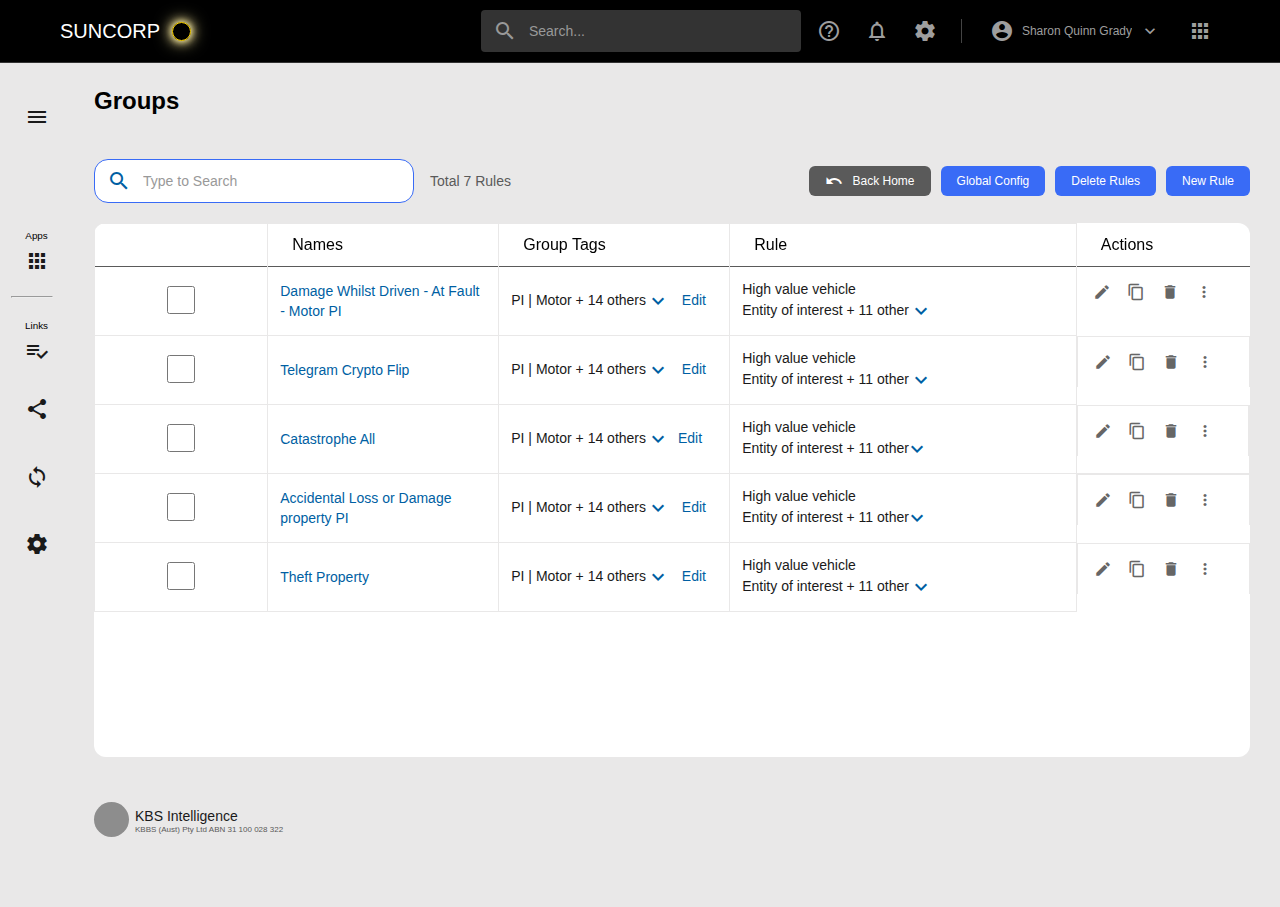
<file: index.html>
<!DOCTYPE html>
<html lang="en">
  <head>
    <meta charset="UTF-8" />
    <meta name="viewport" content="width=device-width, initial-scale=1.0" />
    <title>Suncorp Groups Dashboard</title>
    <link rel="stylesheet" href="styles.css" />
    <link
      href="https://fonts.googleapis.com/icon?family=Material+Icons"
      rel="stylesheet"
    />
  </head>
  <body>
    <!-- HEADER NAVBAR -->
    <header class="header">
      <div class="header-left">
        <h1 class="logo">SUNCORP</h1>
        <div class="logo-dot"></div>
      </div>

      <div class="header-center"></div>

      <div class="header-right">
        <!-- Search -->
        <div class="search-container-header">
          <span class="material-icons search-icon">search</span>
          <input type="text" class="search-input" placeholder="Search..." />
        </div>

        <!-- Help -->
        <button class="icon-btn" title="Help">
          <span class="material-icons">help_outline</span>
        </button>

        <!-- Notifications -->
        <button class="icon-btn" title="Notifications">
          <span class="material-icons">notifications_none</span>
        </button>

        <!-- Settings -->
        <button class="icon-btn" title="Settings">
          <span class="material-icons">settings</span>
        </button>

        <!-- Divider -->
        <div class="header-divider"></div>

        <!-- User Profile with name and dropdown -->
        <div class="user-profile">
          <span class="material-icons user-avatar">account_circle</span>
          <span class="user-name">Sharon Quinn Grady</span>
          <span class="material-icons dropdown-arrow">expand_more</span>
        </div>

        <!-- Apps / Nine Dots Icon -->
        <button class="icon-btn" title="Apps">
          <span class="material-icons">apps</span>
          <!-- nine dots -->
        </button>
      </div>
    </header>

    <!-- MAIN CONTAINER -->
    <div class="container">
      <!-- SIDEBAR NAVIGATION -->
      <aside class="sidebar">
        <nav class="nav-menu">
          <!-- 1. Hamburger/Menu Icon -->
          <button class="nav-item" title="Menu">
            <span class="material-icons">menu</span>
          </button>

          <!-- 2. Home Icon -->
          <button class="nav-item" title="Home">
            <span class="material-icons">house</span>
          </button>
          <!-- Links label / tag -->

          <!-- 3. Apps Icon -->
          <button class="nav-item" title="Applications">
            <div
              class="nav-label"
              style="
                font-size: 9.85px;
                color: var(--dark-bg);
                text-align: center;
              "
            >
              Apps
            </div>
            <span class="material-icons">apps</span>
          </button>

          <!-- Divider -->
          <hr class="nav-divider" />

          <!-- 4. List Icon -->
          <button class="nav-item" title="List">
            <!-- Links label / tag -->
            <div
              class="nav-label"
              style="
                font-size: 9.85px;
                color: var(--dark-bg);
                text-align: center;
              "
            >
              Links
            </div>
            <span class="material-icons">playlist_add_check</span>
          </button>

          <!-- 5. Share Icon -->
          <button class="nav-item" title="Share">
            <span class="material-icons">share</span>
          </button>

          <!-- 6. Refresh/Sync Icon -->
          <button class="nav-item" title="Refresh">
            <span class="material-icons">sync</span>
          </button>

          <!-- 7. Settings/Gear Icon -->
          <button class="nav-item" title="Settings">
            <span class="material-icons">settings</span>
          </button>
        </nav>
      </aside>

      <!-- MAIN CONTENT -->
      <main class="main-content">
        <!-- PAGE HEADER -->
        <div class="page-header">
          <h2 class="page-title">Groups</h2>
        </div>

        <!-- SEARCH AND ACTION BAR -->
        <div class="search-action-bar">
          <div class="search-container">
            <div class="main-header-search-stl">
              <span class="material-icons search-icon" style="color: #005fa3"
                >search</span
              >
              <input type="text" class="search-input" placeholder="Type to Search" />
            </div>
            <span class="search-count">Total 7 Rules</span>
          </div>

          <div class="action-buttons">
            <button class="btn btn-back">
              <span class="material-icons">undo</span>
              Back Home
            </button>
            <button class="btn btn-config">Global Config</button>
            <button class="btn btn-delete">Delete Rules</button>
            <button class="btn btn-new">New Rule</button>
          </div>
        </div>

        <!-- TABLE SECTION -->
        <div class="table-container">
          <table class="rules-table">
            <thead style="border-bottom: 1px solid var(--text)">
              <tr>
                <th
                  style="
                    border-top: 0.1px solid var(--secondary);
                    border-right: 0.1px solid var(--secondary);
                    border-left: 0.1px solid var(--secondary);
                  "
                  class="col-checkbox"
                >
                  
                </th>
                <th
                  style="
                    border-top: 0.1px solid var(--secondary);
                    border-right: 0.1px solid var(--secondary);
                    border-left: 0.1px solid var(--secondary);
                  "
                  class="col-tags"
                >
                  Names
                </th>
                <th
                  style="
                    border-top: 0.1px solid var(--secondary);
                    border-right: 0.1px solid var(--secondary);
                    border-left: 0.1px solid var(--secondary);
                  "
                  class="col-tags"
                >
                  Group Tags
                </th>
                <th
                  style="
                    border-top: 0.1px solid var(--secondary);
                    border-right: 0.1px solid var(--secondary);
                    border-left: 0.1px solid var(--secondary);
                  "
                  class="col-rule"
                >
                  Rule
                </th>
                <th class="col-actions">Actions</th>
              </tr>
            </thead>
            <tbody>
              <tr>
                <td
                  style="
                    border-right: 0.1px solid var(--secondary);
                    border-left: 0.1px solid var(--secondary);
                    border-bottom: 0.1px solid var(--secondary);
                  "
                >
                  <input type="checkbox" />
                </td>
                <td
                  style="
                    border-right: 0.1px solid var(--secondary);
                    border-left: 0.1px solid var(--secondary);
                    border-bottom: 0.1px solid var(--secondary);
                  "
                >
                  <a href="#" class="rule-link"
                    >Damage Whilst Driven - At Fault - Motor PI</a
                  >
                </td>
                <td
                  style="
                    border-right: 0.1px solid var(--secondary);
                    border-left: 0.1px solid var(--secondary);
                    border-bottom: 0.1px solid var(--secondary);
                  "
                >
                  <span class="tag-text">PI | Motor + 14 others</span>
                  <span class="material-icons tag-dropdown">expand_more</span>  
                  <a href="#" class="rule-edit">Edit</a>
                </td>
                <td
                  style="
                    border-right: 0.1px solid var(--secondary);
                    border-left: 0.1px solid var(--secondary);
                    border-bottom: 0.1px solid var(--secondary);
                  "
                >
                 
                  <span class="rule-label">High value vehicle</span>
                  <span class="rule-secondary"
                    >Entity of interest + 11 other <span class="material-icons tag-dropdown">expand_more</span></span
                  >
                 
                </td>
                <td class="actions-cell">
                  <button class="action-btn" title="Edit">
                    <span class="material-icons">edit</span>
                  </button>
                  <button class="action-btn" title="Duplicate">
                    <span class="material-icons">content_copy</span>
                  </button>
                  <button class="action-btn" title="Delete">
                    <span class="material-icons">delete</span>
                  </button>
                  <button class="action-btn" title="More">
                    <span class="material-icons">more_vert</span>
                  </button>
                </td>
              </tr>
              <tr>
                <td
                  style="
                    border-top: 0.1px solid var(--secondary);
                    border-right: 0.1px solid var(--secondary);
                    border-left: 0.1px solid var(--secondary);
                    border-bottom: 0.1px solid var(--secondary);
                  "
                >
                  <input type="checkbox" />
                </td>
                <td  style="
                    border-top: 0.1px solid var(--secondary);
                    border-right: 0.1px solid var(--secondary);
                    border-left: 0.1px solid var(--secondary);
                    border-bottom: 0.1px solid var(--secondary);
                  "><a href="#" class="rule-link">Telegram Crypto Flip</a>
                  </td>
                <td  style="
                    border-top: 0.1px solid var(--secondary);
                    border-right: 0.1px solid var(--secondary);
                    border-left: 0.1px solid var(--secondary);
                    border-bottom: 0.1px solid var(--secondary);
                  ">
                  <span class="tag-text">PI | Motor + 14 others</span>
                  <span class="material-icons tag-dropdown">expand_more</span>
                   <a href="#" class="rule-edit">Edit</a>
                </td>
                <td  style="
                    border-top: 0.1px solid var(--secondary);
                    border-right: 0.1px solid var(--secondary);
                    border-left: 0.1px solid var(--secondary);
                    border-bottom: 0.1px solid var(--secondary);
                  ">
                 
                  <span class="rule-label">High value vehicle</span>
                  <span class="rule-secondary"
                    >Entity of interest + 11 other  <span class="material-icons tag-dropdown">expand_more</span></span
                  >
                
                </td  style="
                    border-top: 0.1px solid var(--secondary);
                    border-right: 0.1px solid var(--secondary);
                    border-left: 0.1px solid var(--secondary);
                    border-bottom: 0.1px solid var(--secondary);
                  ">
                <td  style="
                    border-top: 0.1px solid var(--secondary);
                    border-right: 0.1px solid var(--secondary);
                    border-left: 0.1px solid var(--secondary);  
                  " class="actions-cell">
                  <button class="action-btn" title="Edit">
                    <span class="material-icons">edit</span>
                  </button>
                  <button class="action-btn" title="Duplicate">
                    <span class="material-icons">content_copy</span>
                  </button>
                  <button class="action-btn" title="Delete">
                    <span class="material-icons">delete</span>
                  </button>
                  <button class="action-btn" title="More">
                    <span class="material-icons">more_vert</span>
                  </button>
                </td>
              </tr>
              <tr  style="
                    border-top: 0.1px solid var(--secondary);
                    border-right: 0.1px solid var(--secondary);
                    border-left: 0.1px solid var(--secondary);
                    border-bottom: 0.1px solid var(--secondary);
                  ">
                <td  style="
                    border-top: 0.1px solid var(--secondary);
                    border-right: 0.1px solid var(--secondary);
                    border-left: 0.1px solid var(--secondary);
                    border-bottom: 0.1px solid var(--secondary);
                  "><input type="checkbox" /></td>
                <td  style="
                    border-top: 0.1px solid var(--secondary);
                    border-right: 0.1px solid var(--secondary);
                    border-left: 0.1px solid var(--secondary);
                    border-bottom: 0.1px solid var(--secondary);
                  "><a href="#" class="rule-link">Catastrophe All</a></td>
                <td  style="
                    border-top: 0.1px solid var(--secondary);
                    border-right: 0.1px solid var(--secondary);
                    border-left: 0.1px solid var(--secondary);
                    border-bottom: 0.1px solid var(--secondary);
                  ">
                  <span class="tag-text">PI | Motor + 14 others</span>
                  <span class="material-icons tag-dropdown">expand_more</span><a href="#" class="rule-edit">Edit</a>
                </td>
                <td  style="
                    border-top: 0.1px solid var(--secondary);
                    border-right: 0.1px solid var(--secondary);
                    border-left: 0.1px solid var(--secondary);
                    border-bottom: 0.1px solid var(--secondary);
                  ">
                  
                  <span class="rule-label">High value vehicle</span>
                  <span class="rule-secondary"
                    >Entity of interest + 11 other<span class="material-icons tag-dropdown">expand_more</span></span
                  >
                  
                </td>
                <td   style="
                    border-top: 0.1px solid var(--secondary);
                    border-right: 0.1px solid var(--secondary);
                    border-left: 0.1px solid var(--secondary);
                   
                  "class="actions-cell">
                  <button class="action-btn" title="Edit">
                    <span class="material-icons">edit</span>
                  </button>
                  <button class="action-btn" title="Duplicate">
                    <span class="material-icons">content_copy</span>
                  </button>
                  <button class="action-btn" title="Delete">
                    <span class="material-icons">delete</span>
                  </button>
                  <button class="action-btn" title="More">
                    <span class="material-icons">more_vert</span>
                  </button>
                </td>
              </tr>
              <tr>
                <td  style="
                    border-top: 0.1px solid var(--secondary);
                    border-right: 0.1px solid var(--secondary);
                    border-left: 0.1px solid var(--secondary);
                    border-bottom: 0.1px solid var(--secondary);
                  "><input type="checkbox" /></td>
                <td  style="
                    border-top: 0.1px solid var(--secondary);
                    border-right: 0.1px solid var(--secondary);
                    border-left: 0.1px solid var(--secondary);
                    border-bottom: 0.1px solid var(--secondary);
                  ">
                  <a href="#" class="rule-link"
                    >Accidental Loss or Damage property PI</a
                  >
                </td >
                <td  style="
                    border-top: 0.1px solid var(--secondary);
                    border-right: 0.1px solid var(--secondary);
                    border-left: 0.1px solid var(--secondary);
                    border-bottom: 0.1px solid var(--secondary);
                  ">
                  <span class="tag-text">PI | Motor + 14 others</span>
                  <span class="material-icons tag-dropdown">expand_more</span> <a href="#" class="rule-edit">Edit</a>
                </td>
                <td  style="
                    border-top: 0.1px solid var(--secondary);
                    border-right: 0.1px solid var(--secondary);
                    border-left: 0.1px solid var(--secondary);
                    border-bottom: 0.1px solid var(--secondary);
                  ">
                 
                  <span class="rule-label">High value vehicle</span>
                  <span class="rule-secondary"
                    >Entity of interest + 11 other<span class="material-icons tag-dropdown">expand_more</span></span
                  >
                  
                </td>
                <td  style="
                    border-top: 0.1px solid var(--secondary);
                    border-right: 0.1px solid var(--secondary);
                    border-left: 0.1px solid var(--secondary);
                    
                  " class="actions-cell">
                  <button class="action-btn" title="Edit">
                    <span class="material-icons">edit</span>
                  </button>
                  <button class="action-btn" title="Duplicate">
                    <span class="material-icons">content_copy</span>
                  </button>
                  <button class="action-btn" title="Delete">
                    <span class="material-icons">delete</span>
                  </button>
                  <button class="action-btn" title="More">
                    <span class="material-icons">more_vert</span>
                  </button>
                </td>
              </tr>
              <tr >
                <td  style="
                    border-top: 0.1px solid var(--secondary);
                    border-right: 0.1px solid var(--secondary);
                    border-left: 0.1px solid var(--secondary);
                    border-bottom: 0.1px solid var(--secondary);
                  "><input type="checkbox" /></td>
                <td  style="
                    border-top: 0.1px solid var(--secondary);
                    border-right: 0.1px solid var(--secondary);
                    border-left: 0.1px solid var(--secondary);
                    border-bottom: 0.1px solid var(--secondary);
                  "><a href="#" class="rule-link">Theft Property</a></td>
                <td  style="
                    border-top: 0.1px solid var(--secondary);
                    border-right: 0.1px solid var(--secondary);
                    border-left: 0.1px solid var(--secondary);
                    border-bottom: 0.1px solid var(--secondary);
                  ">
                  <span class="tag-text">PI | Motor + 14 others</span>
                  <span class="material-icons tag-dropdown">expand_more</span>  <a href="#" class="rule-edit">Edit</a>
                </td>
                <td  style="
                    border-top: 0.1px solid var(--secondary);
                    border-right: 0.1px solid var(--secondary);
                    border-left: 0.1px solid var(--secondary);
                    border-bottom: 0.1px solid var(--secondary);
                  ">
                
                  <span class="rule-label">High value vehicle</span>
                  <span class="rule-secondary"
                    >Entity of interest + 11 other  <span class="material-icons tag-dropdown">expand_more</span></span
                  >
                
                </td>
                <td   style="
                    border-top: 0.1px solid var(--secondary);
                    border-right: 0.1px solid var(--secondary);
                    border-left: 0.1px solid var(--secondary);
                    
                  "class="actions-cell">
                  <button class="action-btn" title="Edit">
                    <span class="material-icons">edit</span>
                  </button>
                  <button class="action-btn" title="Duplicate">
                    <span class="material-icons">content_copy</span>
                  </button>
                  <button class="action-btn" title="Delete">
                    <span class="material-icons">delete</span>
                  </button>
                  <button class="action-btn" title="More">
                    <span class="material-icons">more_vert</span>
                  </button>
                </td>
              </tr>
            </tbody>
          </table>
        </div>

        <!-- FOOTER -->
        <footer class="footer">
          <div class="footer-status">
            <span class="status-indicator"></span>
            <div style="display: flex; justify-content: center;  flex-direction: column;">
                <span class="status-text">KBS Intelligence</span> 
                <span class="footer-meta">KBBS (Aust) Pty Ltd ABN 31 100 028 322</span>
            </div>
            
          </div>
         
        </footer>
      </main>
    </div>
  </body>
</html>
</file>
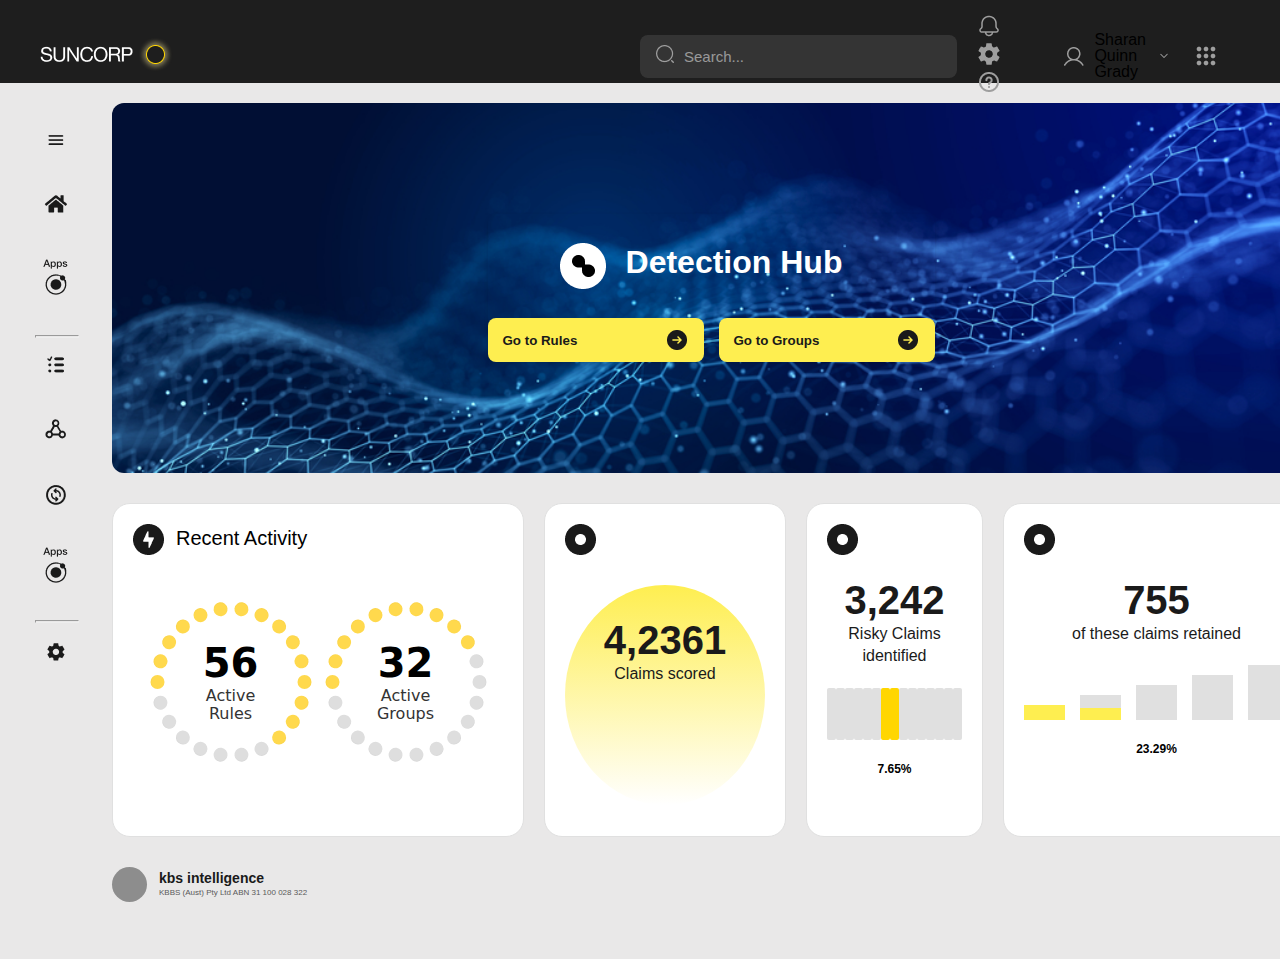
<file: asset/New folder/index.html>
<!DOCTYPE html>
<html lang="en">

<head>
    <meta charset="UTF-8">
    <meta name="viewport" content="width=device-width, initial-scale=1.0">
    <title>Document</title>

    <!-- Reset CSS : Clears Browser's Default Formatting , For Cross Browser Compatibility-->
    <link rel="stylesheet" href="assets/css/reset.css">
    <link rel="stylesheet" href="assets/css/base.css">
    <link rel="stylesheet" href="assets/css/layout.css">
    <link rel="stylesheet" href="assets/css/13.css">
    <!-- <link rel="stylesheet" href="assets/css/footer.css"> -->
</head>

<body>

    <!-- Header Begins Here -->
    <header>

        <!-- Left Column In Header : Logo Only -->
        <div class="column-left">
            <div class="logo-container">
                <a href="index.html">
                    <img src="assets/images/logo.png" alt="No Header Logo">
                </a>
            </div>
        </div>

        <!-- Right Column In Header : Search Bar Icons Profile -->
        <div class="column-right">

            <div class="search-container">
                <div class="search-icon">
                    <img src="assets/images/search-normal.png" alt="">
                </div>
                <input type="text" class="search-input" placeholder="Search...">
            </div>

            <div class="icons-container">
                <img src="assets/images/hugeicons_notification-01.png" alt="" />
                <img src="assets/images/ion_settings-sharp.png" alt="" />
                <img src="assets/images/mingcute_question-line.png" alt="" />
            </div>

            <div class="profile-container">

                <!-- Profile Avatar Icon -->
                <img src="assets/images/Vector.png" alt="" />
                <span>Sharan Quinn Grady</span>

                <!-- Arrow Down Icon-->
                <img src="assets/images/lsicon_down-filled.png" alt="" />
                <img src="assets/images/notification-bing.png" alt="" />
            </div>

        </div>

    </header>
    <!-- Header Ends Here -->

    <div class="body-container">


        <div class="column-left">
            <div class="sidebar-icons">

                <a href="index.html"><img src="assets/images/Frame 1272627065.png" alt=""></a>
                <a href="14.html"><img src="assets/images/Frame 1272627038.png" alt=""></a>
                <a href="19.html"><img src="assets/images/Frame 1272627066.png" alt=""></a>

                <hr />

                <img src="assets/images/Frame 1272627067.png" alt="">
                <img src="assets/images/Frame 1272627068.png" alt="">
                <img src="assets/images/Frame 1272627071.png" alt="">
                <img src="assets/images/Frame 1272627066.png" alt="">

                <hr />

                <img src="assets/images/Frame 1272627070.png" alt="">

            </div>
        </div>

        <div class="column-right">

            <div class="detection-hub-hero">
                <div class="detection-hub-header">

                    <div class="d-flex flex-row justify-center align-center my-5">
                        <img src="assets/images/detection_hub_icon.png" alt="">
                        <h1 class="ft-32 mt-3 mx-5">Detection Hub</h1>
                    </div>

                    <div class="button-group">
                        <a href="14.html" style="text-decoration: none;">
                        <button class="btn">
                            Go to Rules
                            <img src="assets/images/solar_round-arrow-right-bold.png" alt="">
                        </button>
                        </a>
                        <a href="19.html" style="text-decoration: none;">
                        <button class="btn">
                            Go to Groups
                            <img src="assets/images/solar_round-arrow-right-bold.png" alt="">
                        </button>
                        </a>
                    </div>
                </div>
            </div>

            <!-- 4 Cards Section -->
            <div class="cards-section">
                <div class="cards-row">

                    <div class="card">
                        <div class="card-image d-flex">
                            <img src="assets/images/Frame 2147224208.png" alt="">
                            <h2 class="ft-20 mt-1 mx-3 fw-500">Recent Activity</h2>
                        </div>

                        <div class="spacer"></div>

                        <div class="stats-section">
                            <!-- data-value is percent (0-100). You can also use data-active to set count directly -->
                            <div class="circle-wrapper" data-value="70" data-dots="22">
                                <div class="dots"></div>
                                <div class="circle-content">
                                    <h2 class="ft-40">56</h2>
                                    <p class="ft-16">Active<br />Rules</p>
                                </div>
                            </div>

                            <div class="circle-wrapper" data-value="45" data-dots="22">
                                <div class="dots"></div>
                                <div class="circle-content">
                                    <h2 class="ft-40">32</h2>
                                    <p class="ft-16">Active<br />Groups</p>
                                </div>
                            </div>
                        </div>

                        <script>
                            // Generate dots for every .circle-wrapper and apply active classes
                            document.querySelectorAll('.circle-wrapper').forEach(wrapper => {
                                const dotsContainer = wrapper.querySelector('.dots');
                                const totalDots = parseInt(wrapper.dataset.dots || 24, 10);
                                // data-value treated as percentage; fallback to data-active if set
                                const percent = wrapper.dataset.value !== undefined ? Number(wrapper.dataset.value) : null;
                                const activeCountFromAttr = wrapper.dataset.active ? Number(wrapper.dataset.active) : null;
                                let activeCount = 0;
                                if (percent !== null && !isNaN(percent)) {
                                    activeCount = Math.round(totalDots * Math.max(0, Math.min(100, percent)) / 100);
                                } else if (activeCountFromAttr !== null && !isNaN(activeCountFromAttr)) {
                                    activeCount = Math.max(0, Math.min(totalDots, activeCountFromAttr));
                                }

                                // create dots
                                for (let i = 0; i < totalDots; i++) {
                                    const d = document.createElement('span');
                                    d.className = 'dot';
                                    d.style.setProperty('--i', i);
                                    d.style.setProperty('--dots', totalDots);
                                    // mark active for first activeCount items (you can change order if you want different start)
                                    if (i < activeCount) d.classList.add('active');
                                    dotsContainer.appendChild(d);
                                }
                            });
                        </script>




                    </div>

                    <div class="card">
                        <div class="card-image">
                            <img src="assets/images/black-circle.png" alt="">
                        </div>
                        <div class="spacer"></div>
                        <div class="gradient-circle pt-5">
                            <div class="number mt-5 ft-40 fw-400">4,2361</div>
                            <div class="label ft-16">Claims scored</div>
                        </div>

                    </div>

                    <div class="card">
                        <div class="card-image">
                            <img src="assets/images/black-circle.png" alt="">
                        </div>
                        <div class="spacer"></div>
                        <div class="number ft-40">3,242</div>
                        <div class="label ft-16 fw-400">Risky Claims identified</div>
                        <div class="bricks my-5">
                            <div class="brick"></div>
                            <div class="brick"></div>
                            <div class="brick"></div>
                            <div class="brick"></div>
                            <div class="brick"></div>
                            <div class="brick"></div>
                            <div class="brick brick-highlighted"></div>
                            <div class="brick brick-highlighted"></div>
                            <div class="brick"></div>
                            <div class="brick"></div>
                            <div class="brick"></div>
                            <div class="brick"></div>
                            <div class="brick"></div>
                            <div class="brick"></div>
                            <div class="brick"></div>
                        </div>
                        <span class="percentage-span fw-700 ft-12">7.65%</span>
                    </div>

                    <div class="card">
                        <div class="card-image">
                            <img src="assets/images/black-circle.png" alt="">
                        </div>
                        <div class="spacer"></div>
                        <div class="number ft-40">755</div>
                        <div class="label ft-16">of these claims retained</div>

                        <div class="progress-bars-container my-5">
                            <div class="progress-track" style="height: 15px;">
                                <div class="progress-fill" style="height: 100%;"></div>
                            </div>
                            <div class="progress-track" style="height: 25px;">
                                <div class="progress-fill" style="height: 50%;"></div>
                            </div>
                            <div class="progress-track" style="height: 35px;">
                                <div class="progress-fill" style="height: 0%;"></div>
                            </div>
                            <div class="progress-track" style="height: 45px;">
                                <div class="progress-fill" style="height: 0%;"></div>
                            </div>
                            <div class="progress-track" style="height: 55px;">
                                <div class="progress-fill" style="height: 0%;"></div>
                            </div>
                        </div>

                        <span class="percentage-span fw-700 ft-12">23.29%</span>

                    </div>


                </div>
            </div>

            <footer>
                <div class="icon-box d-flex">
                    <div class="circle-box mr-3"></div>
                    <div class="icon-box-content ">
                        <h4 class="ft-14 mt-1 mb-1">kbs intelligence</h4>
                        <p>KBBS (Aust) Pty Ltd ABN 31 100 028 322</p>
                    </div>
                </div>
            </footer>



        </div>


    </div>


</body>

</html>
</file>
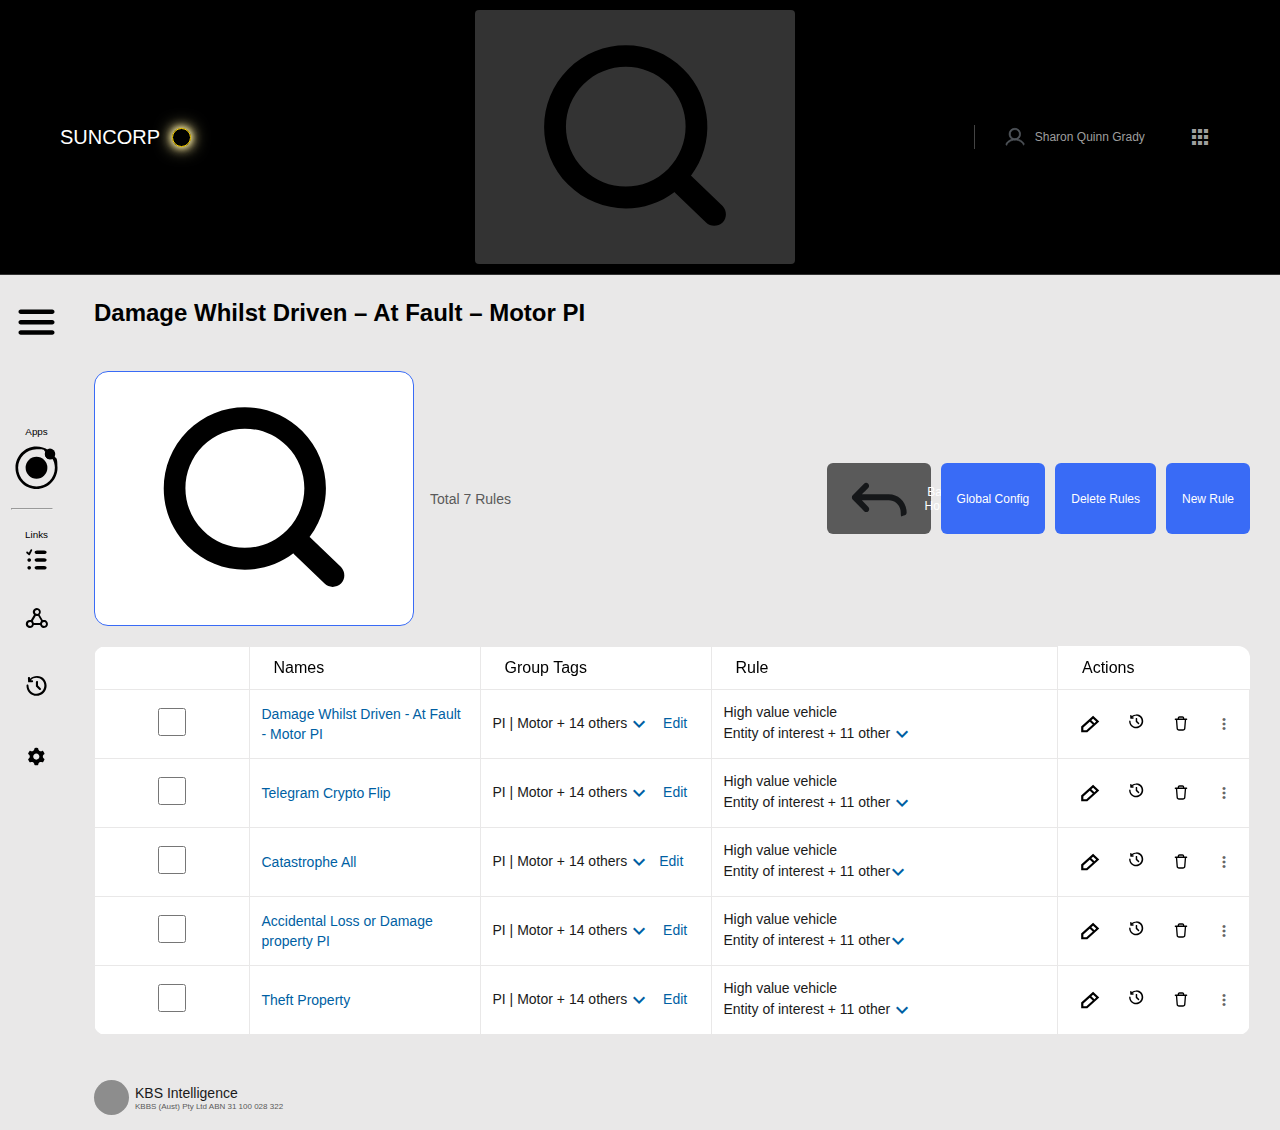
<file: index3 copy.html>
<!DOCTYPE html>
<html lang="en">
  <head>
    <meta charset="UTF-8" />
    <meta name="viewport" content="width=device-width, initial-scale=1.0" />
    <title>Suncorp Groups Dashboard</title>
    <link rel="stylesheet" href="styles.css" />
    <link
      href="https://fonts.googleapis.com/icon?family=Material+Icons"
      rel="stylesheet"
    />
  </head>
  <body>
    <!-- HEADER NAVBAR -->
    <header class="header">
      <div class="header-left">
        <h1 class="logo">SUNCORP</h1>
        <div class="logo-dot"></div>
      </div>

      <div class="header-center"></div>

      <div class="header-right">
        <!-- Search -->
        <div class="search-container-header">
          <img
            src="asset/icons/search_tool.svg"
            alt="Search"
            class="icon search-icon"
          />
          <input type="text" class="search-input" placeholder="Search..." />
        </div>

        <!-- Help -->
        <button class="icon-btn" title="Help">
          <img
            src="asset/icons/help_icon.svg"
            style="height: 28px; width: 28px"
            alt="Help"
            class="icon"
          />
        </button>

        <!-- Notifications -->
        <button class="icon-btn" title="Notifications">
          <img
            src="asset/icons/notification_icon.svg"
            style="height: 28px; width: 28px"
            alt="Notifications"
            class="icon"
          />
        </button>

        <!-- Settings -->
        <button class="icon-btn" title="Settings">
          <img
            src="asset/icons/cog.svg"
            alt="Settings"
            style="height: 35px; width: 35px"
            class="icon"
          />
        </button>

        <!-- Divider -->
        <div class="header-divider"></div>

        <!-- User Profile with name and dropdown -->
        <div class="user-profile">
          <img
            src="asset/icons/user.svg"
            alt="User Profile"
            style="height: 24px; width: 24px"
            class="icon user-avatar"
          />
          <span class="user-name">Sharon Quinn Grady</span>
          <img
            style="transform: rotate(90deg); height: 16px"
            src="asset/icons/arrow_icon.svg"
            alt="Dropdown"
            class="icon dropdown-arrow"
          />
        </div>

        <!-- Apps / Nine Dots Icon -->
        <button class="icon-btn" title="Apps">
          <span style="height: 24px; width: 24px" class="material-icons"
            >apps</span
          >
        </button>
      </div>
    </header>

    <!-- MAIN CONTAINER -->
    <div class="container">
      <!-- SIDEBAR NAVIGATION -->
      <aside class="sidebar">
        <nav class="nav-menu">
          <!-- 1. Hamburger/Menu Icon -->
          <button class="nav-item" title="Menu">
            <img src="asset/icons/menu.svg" alt="Menu" class="icons" />
          </button>

          <!-- 2. Home Icon -->
          <button class="nav-item" title="Home">
            <span class="material-icons">house</span>
          </button>
          <!-- 3. Apps Icon -->
          <button class="nav-item" title="Applications">
            <div
              class="nav-label"
              style="
                font-size: 9.85px;
                color: var(--dark-bg);
                text-align: center;
              "
            >
              Apps
            </div>
            <img
              src="asset/icons/applications_icon.svg"
              alt="Apps"
              class="icons"
            />
          </button>

          <!-- Divider -->
          <hr class="nav-divider" />

          <!-- 4. List Icon -->
          <button class="nav-item" title="List">
            <div
              class="nav-label"
              style="
                font-size: 9.85px;
                color: var(--dark-bg);
                text-align: center;
              "
            >
              Links
            </div>
            <img
              src="asset/icons/my_claims_icons.svg"
              style="height: 30px; width: 30px"
              alt="List"
              class="icons"
            />
          </button>

          <!-- 5. Share Icon -->
          <button class="nav-item" title="Share">
            <img
              src="asset/icons/referral_icon.svg"
              style="height: 30px; width: 30px"
              alt="Share"
              class="icons"
            />
          </button>

          <!-- 6. Refresh/Sync Icon -->
          <button class="nav-item" title="Refresh">
            <img
              src="asset/icons/audit_icon.svg"
              style="height: 30px; width: 30px"
              alt="Refresh"
              class="icons"
            />
          </button>

          <!-- 7. Settings/Gear Icon -->
          <button class="nav-item" title="Settings">
            <img
              src="asset/icons/cog.svg"
              alt="Settings"
              style="height: 35px; width: 35px"
              class="icons"
            />
          </button>
        </nav>
      </aside>

      <!-- MAIN CONTENT -->
      <main class="main-content">
        <!-- PAGE HEADER -->
        <div class="page-header">
          <h2 class="page-title">Damage Whilst Driven – At Fault – Motor PI</h2>
        </div>

        <!-- SEARCH AND ACTION BAR -->
        <div class="search-action-bar">
          <div class="search-container">
            <div class="main-header-search-stl">
              <img
                src="asset/icons/search_tool.svg"
                alt="Search"
                class="icon search-icon"
                style="color: #005fa3"
              />
              <input
                type="text"
                class="search-input"
                placeholder="Type to Search"
              />
            </div>
            <span class="search-count">Total 7 Rules</span>
          </div>

          <div class="action-buttons">
            <button class="btn btn-back">
              <img
                src="asset/icons/back_arrow_icon.svg"
                alt="Back"
                class="icon"
              />
              Back Home
            </button>
            <button class="btn btn-config">Global Config</button>
            <button class="btn btn-delete">Delete Rules</button>
            <button class="btn btn-new">New Rule</button>
          </div>
        </div>

        <!-- TABLE SECTION -->
        <div class="table-container">
          <div class="table-main-container">
            <table class="rules-table">
              <thead style="border-bottom: 1px solid var(--text)">
                <tr>
                  <th
                    style="
                      border-top: 1px solid var(--secondary);
                      border-right: 1px solid var(--secondary);
                      border-left: 1px solid var(--secondary);
                    "
                    class="col-checkbox"
                  ></th>
                  <th
                    style="
                      border-top: 1px solid var(--secondary);
                      border-right: 1px solid var(--secondary);
                      border-left: 1px solid var(--secondary);
                    "
                    class="col-tags"
                  >
                    Names
                  </th>
                  <th
                    style="
                      border-top: 1px solid var(--secondary);
                      border-right: 1px solid var(--secondary);
                      border-left: 1px solid var(--secondary);
                    "
                    class="col-tags"
                  >
                    Group Tags
                  </th>
                  <th
                    style="
                      border-top: 1px solid var(--secondary);
                      border-right: 1px solid var(--secondary);
                      border-left: 1px solid var(--secondary);
                    "
                    class="col-rule"
                  >
                    Rule
                  </th>
                  <th class="col-actions">Actions</th>
                </tr>
              </thead>
              <tbody>
                <tr
                  style="
                    border-top: 1px solid var(--secondary);
                    border-right: 1px solid var(--secondary);
                    border-left: 1px solid var(--secondary);
                    border-bottom: 1px solid var(--secondary);
                  "
                >
                  <td
                    style="
                      border-right: 1px solid var(--secondary);
                      border-left: 1px solid var(--secondary);
                      border-bottom: 1px solid var(--secondary);
                    "
                  >
                    <input type="checkbox" />
                  </td>
                  <td
                    style="
                      border-right: 1px solid var(--secondary);
                      border-left: 1px solid var(--secondary);
                      border-bottom: 1px solid var(--secondary);
                    "
                  >
                    <a href="#" class="rule-link"
                      >Damage Whilst Driven - At Fault - Motor PI</a
                    >
                  </td>
                  <td
                    style="
                      border-right: 1px solid var(--secondary);
                      border-left: 1px solid var(--secondary);
                      border-bottom: 1px solid var(--secondary);
                    "
                  >
                    <span class="tag-text">PI | Motor + 14 others</span>
                    <span class="material-icons tag-dropdown">expand_more</span>
                    <a href="#" class="rule-edit">Edit</a>
                  </td>
                  <td
                    style="
                      border-right: 1px solid var(--secondary);
                      border-left: 1px solid var(--secondary);
                      border-bottom: 1px solid var(--secondary);
                    "
                  >
                    <span class="rule-label">High value vehicle</span>
                    <span class="rule-secondary"
                      >Entity of interest + 11 other
                      <span class="material-icons tag-dropdown"
                        >expand_more</span
                      ></span
                    >
                  </td>
                  <td class="actions-cell">
                    <button class="action-btn" title="Edit">
                      <img
                        src="asset/icons/edit_icon.svg"
                        style="height: 36px; width: 36px"
                        alt="Edit"
                        class="icons tooltip"
                        data-tooltip="Edit this record"
                      />
                    </button>
                    <button class="action-btn" title="Duplicate">
                      <img
                        src="asset/icons/audit_icon.svg"
                        style="height: 21px; width: 21px"
                        alt="Duplicate"
                        class="icons"
                      />
                    </button>
                    <button class="action-btn" title="Delete">
                      <img
                        src="asset/icons/trash_iconsvg.svg"
                        style="height: 36px; width: 36px"
                        alt="Delete"
                        class="icons"
                      />
                    </button>
                    <button class="action-btn" title="More">
                      <span class="material-icons">more_vert</span>
                    </button>
                  </td>
                </tr>
                <tr
                  style="
                    border-top: 1px solid var(--secondary);
                    border-right: 1px solid var(--secondary);
                    border-left: 1px solid var(--secondary);
                    border-bottom: 1px solid var(--secondary);
                  "
                >
                  <td
                    style="
                      border-top: 0.1px solid var(--secondary);
                      border-right: 0.1px solid var(--secondary);
                      border-left: 0.1px solid var(--secondary);
                      border-bottom: 0.1px solid var(--secondary);
                    "
                  >
                    <input type="checkbox" />
                  </td>

                  <td
                    style="
                      border-top: 0.1px solid var(--secondary);
                      border-right: 0.1px solid var(--secondary);
                      border-left: 0.1px solid var(--secondary);
                      border-bottom: 0.1px solid var(--secondary);
                    "
                  >
                    <a href="#" class="rule-link">Telegram Crypto Flip</a>
                  </td>
                  <td
                    style="
                      border-top: 0.1px solid var(--secondary);
                      border-right: 0.1px solid var(--secondary);
                      border-left: 0.1px solid var(--secondary);
                      border-bottom: 0.1px solid var(--secondary);
                    "
                  >
                    <span class="tag-text">PI | Motor + 14 others</span>
                    <span class="material-icons tag-dropdown">expand_more</span>
                    <a href="#" class="rule-edit">Edit</a>
                  </td>
                  <td
                    style="
                      border-top: 0.1px solid var(--secondary);
                      border-right: 0.1px solid var(--secondary);
                      border-left: 0.1px solid var(--secondary);
                      border-bottom: 0.1px solid var(--secondary);
                    "
                  >
                    <span class="rule-label">High value vehicle</span>
                    <span class="rule-secondary"
                      >Entity of interest + 11 other
                      <span class="material-icons tag-dropdown"
                        >expand_more</span
                      ></span
                    >
                  </td>
                  <td class="actions-cell">
                    <button class="action-btn" title="Edit">
                      <img
                        src="asset/icons/edit_icon.svg"
                        style="height: 36px; width: 36px"
                        alt="Edit"
                        class="icons"
                      />
                    </button>
                    <button class="action-btn" title="Duplicate">
                      <img
                        src="asset/icons/audit_icon.svg"
                        style="height: 21px; width: 21px"
                        alt="Duplicate"
                        class="icons"
                      />
                    </button>
                    <button class="action-btn" title="Delete">
                      <img
                        src="asset/icons/trash_iconsvg.svg"
                        style="height: 36px; width: 36px"
                        alt="Delete"
                        class="icons"
                      />
                    </button>
                    <button class="action-btn" title="More">
                      <span class="material-icons">more_vert</span>
                    </button>
                  </td>
                </tr>
                <tr
                  style="
                    border-top: 1px solid var(--secondary);
                    border-right: 1px solid var(--secondary);
                    border-left: 1px solid var(--secondary);
                    border-bottom: 1px solid var(--secondary);
                  "
                >
                  <td
                    style="
                      border-top: 1px solid var(--secondary);
                      border-right: 1px solid var(--secondary);
                      border-left: 1px solid var(--secondary);
                      border-bottom: 1px solid var(--secondary);
                    "
                  >
                    <input type="checkbox" />
                  </td>
                  <td
                    style="
                      border-top: 1px solid var(--secondary);
                      border-right: 1px solid var(--secondary);
                      border-left: 1px solid var(--secondary);
                      border-bottom: 1px solid var(--secondary);
                    "
                  >
                    <a href="#" class="rule-link">Catastrophe All</a>
                  </td>
                  <td
                    style="
                      border-top: 1px solid var(--secondary);
                      border-right: 1px solid var(--secondary);
                      border-left: 1px solid var(--secondary);
                      border-bottom: 1px solid var(--secondary);
                    "
                  >
                    <span class="tag-text">PI | Motor + 14 others</span>
                    <span class="material-icons tag-dropdown">expand_more</span
                    ><a href="#" class="rule-edit">Edit</a>
                  </td>
                  <td
                    style="
                      border-top: 1px solid var(--secondary);
                      border-right: 1px solid var(--secondary);
                      border-left: 1px solid var(--secondary);
                      border-bottom: 1px solid var(--secondary);
                    "
                  >
                    <span class="rule-label">High value vehicle</span>
                    <span class="rule-secondary"
                      >Entity of interest + 11 other<span
                        class="material-icons tag-dropdown"
                        >expand_more</span
                      ></span
                    >
                  </td>
                  <td class="actions-cell">
                    <button class="action-btn" title="Edit">
                      <img
                        src="asset/icons/edit_icon.svg"
                        style="height: 36px; width: 36px"
                        alt="Edit"
                        class="icons"
                      />
                    </button>
                    <button class="action-btn" title="Duplicate">
                      <img
                        src="asset/icons/audit_icon.svg"
                        style="height: 21px; width: 21px"
                        alt="Duplicate"
                        class="icons"
                      />
                    </button>
                    <button class="action-btn" title="Delete">
                      <img
                        src="asset/icons/trash_iconsvg.svg"
                        style="height: 36px; width: 36px"
                        alt="Delete"
                        class="icons"
                      />
                    </button>
                    <button class="action-btn" title="More">
                      <span class="material-icons">more_vert</span>
                    </button>
                  </td>
                </tr>
                <tr
                  style="
                    border-top: 1px solid var(--secondary);
                    border-right: 1px solid var(--secondary);
                    border-left: 1px solid var(--secondary);
                    border-bottom: 1px solid var(--secondary);
                  "
                >
                  <td
                    style="
                      border-top: 1px solid var(--secondary);
                      border-right: 1px solid var(--secondary);
                      border-left: 1px solid var(--secondary);
                      border-bottom: 1px solid var(--secondary);
                    "
                  >
                    <input type="checkbox" />
                  </td>
                  <td
                    style="
                      border-top: 1px solid var(--secondary);
                      border-right: 1px solid var(--secondary);
                      border-left: 1px solid var(--secondary);
                      border-bottom: 1px solid var(--secondary);
                    "
                  >
                    <a href="#" class="rule-link"
                      >Accidental Loss or Damage property PI</a
                    >
                  </td>
                  <td
                    style="
                      border-top: 1px solid var(--secondary);
                      border-right: 1px solid var(--secondary);
                      border-left: 1px solid var(--secondary);
                      border-bottom: 1px solid var(--secondary);
                    "
                  >
                    <span class="tag-text">PI | Motor + 14 others</span>
                    <span class="material-icons tag-dropdown">expand_more</span>
                    <a href="#" class="rule-edit">Edit</a>
                  </td>
                  <td
                    style="
                      border-top: 1px solid var(--secondary);
                      border-right: 1px solid var(--secondary);
                      border-left: 1px solid var(--secondary);
                      border-bottom: 1px solid var(--secondary);
                    "
                  >
                    <span class="rule-label">High value vehicle</span>
                    <span class="rule-secondary"
                      >Entity of interest + 11 other<span
                        class="material-icons tag-dropdown"
                        >expand_more</span
                      ></span
                    >
                  </td>
                  <td class="actions-cell">
                    <button class="action-btn" title="Edit">
                      <img
                        src="asset/icons/edit_icon.svg"
                        style="height: 36px; width: 36px"
                        alt="Edit"
                        class="icons"
                      />
                    </button>
                    <button class="action-btn" title="Duplicate">
                      <img
                        src="asset/icons/audit_icon.svg"
                        style="height: 21px; width: 21px"
                        alt="Duplicate"
                        class="icons"
                      />
                    </button>
                    <button class="action-btn" title="Delete">
                      <img
                        src="asset/icons/trash_iconsvg.svg"
                        style="height: 36px; width: 36px"
                        alt="Delete"
                        class="icons"
                      />
                    </button>
                    <button class="action-btn" title="More">
                      <span class="material-icons">more_vert</span>
                    </button>
                  </td>
                </tr>
                <tr
                  style="
                    border-top: 1px solid var(--secondary);
                    border-right: 1px solid var(--secondary);
                    border-left: 1px solid var(--secondary);
                    border-bottom: 1px solid var(--secondary);
                  "
                >
                  <td
                    style="
                      border-top: 1px solid var(--secondary);
                      border-right: 1px solid var(--secondary);
                      border-left: 1px solid var(--secondary);
                      border-bottom: 1px solid var(--secondary);
                    "
                  >
                    <input type="checkbox" />
                  </td>
                  <td
                    style="
                      border-top: 1px solid var(--secondary);
                      border-right: 1px solid var(--secondary);
                      border-left: 1px solid var(--secondary);
                      border-bottom: 1px solid var(--secondary);
                    "
                  >
                    <a href="#" class="rule-link">Theft Property</a>
                  </td>
                  <td
                    style="
                      border-top: 1px solid var(--secondary);
                      border-right: 1px solid var(--secondary);
                      border-left: 1px solid var(--secondary);
                      border-bottom: 1px solid var(--secondary);
                    "
                  >
                    <span class="tag-text">PI | Motor + 14 others</span>
                    <span class="material-icons tag-dropdown">expand_more</span>
                    <a href="#" class="rule-edit">Edit</a>
                  </td>
                  <td
                    style="
                      border-top: 1px solid var(--secondary);
                      border-right: 1px solid var(--secondary);
                      border-left: 1px solid var(--secondary);
                      border-bottom: 1px solid var(--secondary);
                    "
                  >
                    <span class="rule-label">High value vehicle</span>
                    <span class="rule-secondary"
                      >Entity of interest + 11 other
                      <span class="material-icons tag-dropdown"
                        >expand_more</span
                      ></span
                    >
                  </td>
                  <td class="actions-cell">
                    <button class="action-btn" title="Edit">
                      <img
                        src="asset/icons/edit_icon.svg"
                        style="height: 36px; width: 36px"
                        alt="Edit"
                        class="icons"
                      />
                    </button>
                    <button class="action-btn" title="Duplicate">
                      <img
                        src="asset/icons/audit_icon.svg"
                        style="height: 21px; width: 21px"
                        alt="Duplicate"
                        class="icons"
                      />
                    </button>
                    <button class="action-btn" title="Delete">
                      <img
                        src="asset/icons/trash_iconsvg.svg"
                        style="height: 36px; width: 36px"
                        alt="Delete"
                        class="icons"
                      />
                    </button>
                    <button class="action-btn" title="More">
                      <span class="material-icons">more_vert</span>
                    </button>
                  </td>
                </tr>
              </tbody>
            </table>
          </div>
        </div>

        <!-- FOOTER -->
        <footer class="footer">
          <div class="footer-status">
            <span class="status-indicator"></span>
            <div
              style="
                display: flex;
                justify-content: center;
                flex-direction: column;
              "
            >
              <span class="status-text">KBS Intelligence</span>
              <span class="footer-meta"
                >KBBS (Aust) Pty Ltd ABN 31 100 028 322</span
              >
            </div>
          </div>
        </footer>
      </main>
    </div>
  </body>
</html>
</file>
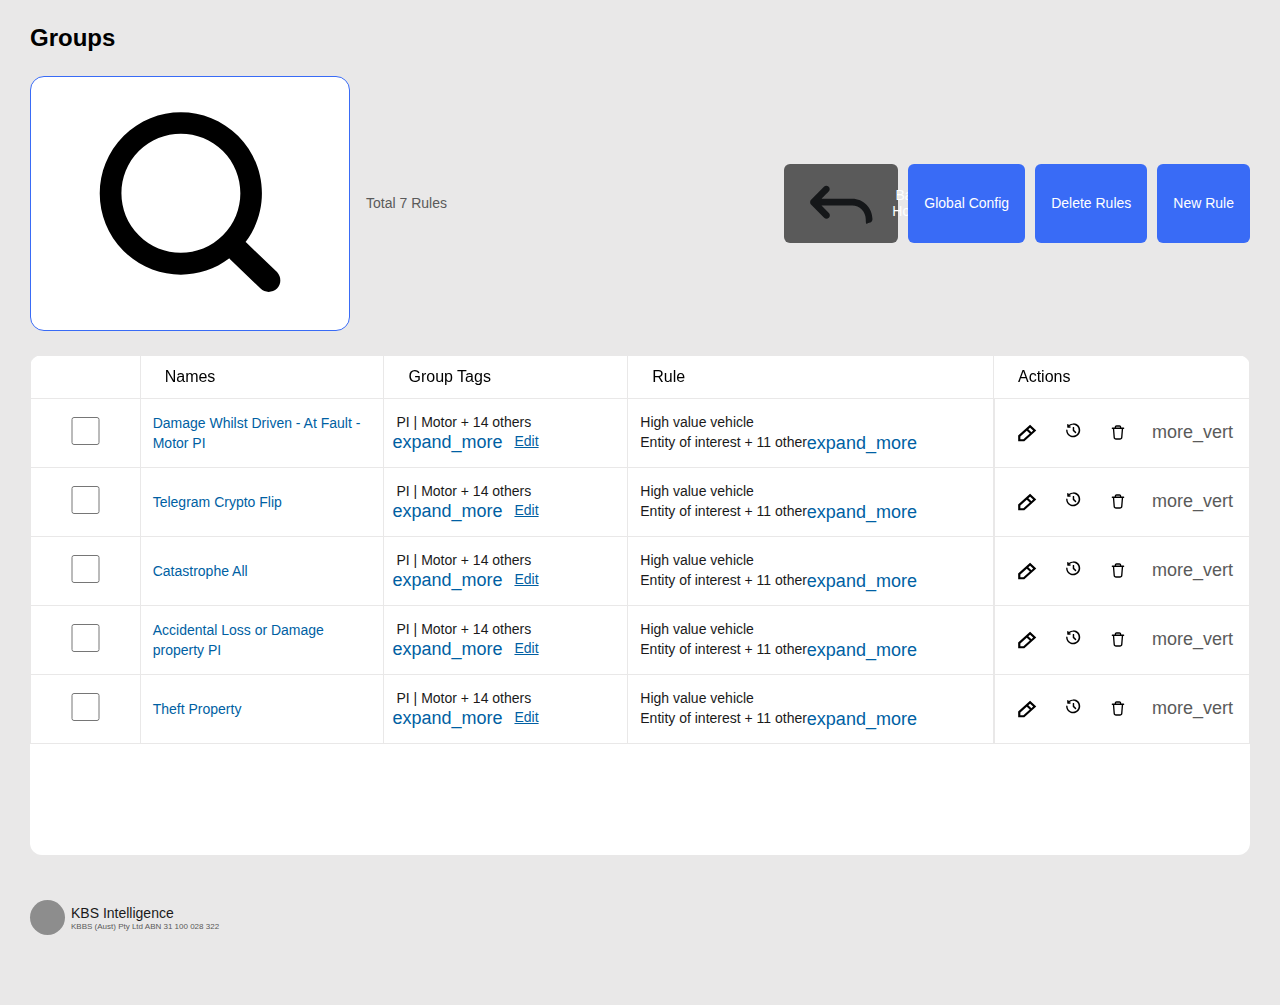
<file: testing.html>
<!DOCTYPE html>
<html lang="en">
  <head>
    <meta charset="UTF-8" />
    <meta name="viewport" content="width=device-width, initial-scale=1.0" />
    <title>Suncorp Groups Dashboard</title>
  </head> 
  <style>
:root {
  --primary: #2a2a2a;
  --secondary: #e9e8e8;
  --accent: #005fa3;
  --text: #5a5a5a;
  --border: #ffffff;
  --dark-bg: #000000;
  --secondary-text: #9e9e9e;
  --sidebar-bg: #e9e8e8;
  --hover: #ffffff;
}

* {
  margin: 0;
  padding: 0;
  box-sizing: border-box;
  font-family: "Helvetica Neue", Arial, sans-serif;
}

body {
  background-color: var(--secondary);
  color: var(--text);
}

/* MAIN CONTENT */
.main-content {
  flex: 1;
  display: flex;
  flex-direction: column;
}

.page-header {
  background-color: #e9e8e8;
  padding: 24px 30px;
}

.page-title {
  font-size: 24px;
  font-weight: 600;
  color: var(--dark-bg);
}

/* SEARCH AND ACTION BAR */
.search-action-bar {
  display: flex;
  justify-content: space-between;
  align-items: center;
  padding: 0px 30px;
  padding-bottom: 24px;
  background-color: #e9e8e8;
  gap: 20px;
}

.search-container {
  display: flex;
  align-items: center;
  gap: 16px;
  flex: 1;
}

.main-header-search-stl {
  display: flex;
  width: 320px;
  align-items: center;
  background: var(--border);
  border-radius: 14px;
  padding: 9px 12px;
  gap: 12px;
  border: 1px solid #396bf6;
}

.search-icon {
  font-size: 20px;
  color: #999;
  flex-shrink: 0;
}

.search-input {
  width: 100%;
  border: none;
  background: none;
  color: var(--secondary-text);
  font-size: 14px;
  outline: none;
  flex: 1;
}

.search-input::placeholder {
  color: #999;
}

.search-count {
  font-size: 14px;
  font-weight: 400;
  color: var(--text);
  line-height: 20px;
}

.action-buttons {
  display: flex;
  gap: 10px;
  flex-wrap: wrap;
}

.btn {
  padding: 6px 16px;
  border: none;
  border-radius: 6px;
  font-size: 14px;
  font-weight: 500;
  cursor: pointer;
  transition: all 0.2s;
  display: flex;
  align-items: center;
  gap: 10px;
}

.btn-back {
  background-color: var(--text);
  color: var(--hover);
}

.btn-back:hover {
  background-color: var(--primary);
}

.btn-config {
  background-color: #396bf6;
  color: var(--border);
}

.btn-config:hover {
  background-color: #005fa3;
}

.btn-delete {
  background-color: #396bf6;
  color: var(--border);
}

.btn-delete:hover {
  background-color: #005fa3;
}

.btn-new {
  background-color: #396bf6;
  color: white;
}

.btn-new:hover {
  background-color: #005fa3;
}

/* TABLE */
.table-container {
  flex: 1;
  padding: -1px 0px;
  background-color: var(--border);
  border-radius: 12px;
  margin: 0 30px 30px 30px;
}

.table-main-container {
  height: 500px;
}

.rules-table {
  width: 100%;
  border-collapse: collapse;
}

.rules-table thead {
  border-bottom: 1px solid var(--text);
  position: sticky;
  top: 0;
}

.rules-table th {
  padding: 12px 24px;
  text-align: left;
  font-size: 16px;
  font-weight: 500;
  color: var(--dark-bg);
  line-height: 18px;
  letter-spacing: 0px;
  border-top: 1px solid var(--secondary);
  border-right: 1px solid var(--secondary);
  border-left: 1px solid var(--secondary);
}

.col-checkbox {
  width: 48px;
}

.col-tags {
  width: 20%;
}

.col-rule {
  width: 30%;
}

.col-actions {
  width: 15%;
}

.rules-table tbody tr {
  border: 1px solid var(--secondary);
  transition: background-color 0.2s;
}

.rules-table tbody tr:hover {
  background-color: var(--hover);
}

.rules-table td {
  padding: 12px;
  font-size: 14px;
  color: #1a1a1a;
  vertical-align: middle;
  border-right: 1px solid var(--secondary);
  border-left: 1px solid var(--secondary);
}

.rules-table td:last-child {
  border-right: none;
}

.rule-link {
  font-size: 14px;
  color: var(--accent);
  text-decoration: none;
  font-weight: 500;
  line-height: 20px;
  letter-spacing: 0px;
}

.rule-link:hover {
  text-decoration: underline;
}

.tag-text {
  color: #1a1a1a;
  font-size: 14px;
  font-weight: 400;
  line-height: 20px;
  letter-spacing: 0px;
}

.tag-dropdown {
  font-size: 18px;
  color: var(--accent);
  margin-left: -4px;
  vertical-align: middle;
}

.rule-edit {
  color: var(--accent);
  font-weight: 500;
  font-size: 14px;
  margin-left: 8px;
}

.rule-edit:hover {
  text-decoration: underline;
}

.rule-label {
  display: block;
  color: #1a1a1a;
  font-size: 14px;
  margin-top: 2px;
}

.rule-secondary {
  display: block;
  margin-top: 2px;
  font-size: 14px;
  color: #1a1a1a;
  line-height: 20px;
}

.actions-cell {
  display: flex;
  gap: 8px;
  align-items: center;
}

.action-btn {
  background: none;
  border: none;
  cursor: pointer;
  padding: 4px;
  border-radius: 3px;
  transition: all 0.2s;
  color: var(--text);
  display: flex;
  align-items: center;
  justify-content: center;
}

.action-btn .material-icons {
  font-size: 18px;
}

/* FOOTER */
.footer {
  padding: 15px 30px;
  color: var(--text);
  display: flex;
  flex-direction: column;
  height: 120px;
  width: 350px;
}

.footer-status {
  display: flex;
  align-items: center;
  gap: 6px;
  color: var(--secondary-text);
}

.status-indicator {
  width: 35px;
  height: 35px;
  background-color: #8d8d8d;
  border-radius: 50%;
}

.status-text {
  color: #1a1a1a;
  font-weight: 500;
  line-height: 20px;
  font-size: 14px;
  letter-spacing: 0px;
}

.footer-meta {
  font-size: 8px;
  color: #5a5a5a;
  line-height: 100%;
}

/* CHECKBOXES */
input[type="checkbox"] {
  cursor: pointer;
  width: 100%;
  height: 28px;
  accent-color: var(--accent);
}

/* TOOLTIP */
.tooltip {
  position: relative;
  cursor: pointer;
}

.tooltip::after {
  content: attr(data-tooltip);
  position: absolute;
  bottom: 125%;
  left: 50%;
  transform: translateX(-50%);
  background: #333;
  color: white;
  padding: 8px 12px;
  border-radius: 6px;
  font-size: 14px;
  white-space: nowrap;
  opacity: 1;
  pointer-events: none;
  z-index: 1000;
  box-shadow: 0 2px 8px rgba(0, 0, 0, 0.2);
  margin-bottom: 8px;
}

.tooltip::before {
  content: "";
  position: absolute;
  bottom: 115%;
  left: 50%;
  transform: translateX(-50%) rotate(45deg);
  width: 8px;
  height: 8px;
  background: #333;
  z-index: 1000;
}

/* SCROLLBAR */
::-webkit-scrollbar {
  width: 8px;
  height: 8px;
}

::-webkit-scrollbar-track {
  background: #f1f1f1;
}

::-webkit-scrollbar-thumb {
  background: #bbb;
  border-radius: 4px;
}

::-webkit-scrollbar-thumb:hover {
  background: #888;
}
  </style>
  <body>
    <main class="main-content">
      <div class="page-header">
        <h2 class="page-title">Groups</h2>
      </div>

      <div class="search-action-bar">
        <div class="search-container">
          <div class="main-header-search-stl">
            <img
              src="asset/icons/search_tool.svg"
              alt="Search"
              class="search-icon"
              style="color: #005fa3"
            />
            <input
              type="text"
              class="search-input"
              placeholder="Type to Search"
            />
          </div>
          <span class="search-count">Total 7 Rules</span>
        </div>

        <div class="action-buttons">
          <button class="btn btn-back">
            <img
              src="asset/icons/back_arrow_icon.svg"
              alt="Back"
            />
            Back Home
          </button>
          <button class="btn btn-config">Global Config</button>
          <button class="btn btn-delete">Delete Rules</button>
          <button class="btn btn-new">New Rule</button>
        </div>
      </div>

      <div class="table-container">
        <div class="table-main-container">
          <table class="rules-table">
            <thead>
              <tr>
                <th class="col-checkbox"></th>
                <th class="col-tags">Names</th>
                <th class="col-tags">Group Tags</th>
                <th class="col-rule">Rule</th>
                <th class="col-actions">Actions</th>
              </tr>
            </thead>
            <tbody>
              <tr>
                <td><input type="checkbox" /></td>
                <td><a href="#" class="rule-link">Damage Whilst Driven - At Fault - Motor PI</a></td>
                <td>
                  <span class="tag-text">PI | Motor + 14 others</span>
                  <span class="material-icons tag-dropdown">expand_more</span>
                  <a href="#" class="rule-edit">Edit</a>
                </td>
                <td>
                  <span class="rule-label">High value vehicle</span>
                  <span class="rule-secondary">Entity of interest + 11 other
                    <span class="material-icons tag-dropdown">expand_more</span>
                  </span>
                </td>
                <td class="actions-cell">
                  <button class="action-btn" title="Edit">
                    <img src="asset/icons/edit_icon.svg" style="height: 36px; width: 36px" alt="Edit" />
                  </button>
                  <button class="action-btn" title="Duplicate">
                    <img src="asset/icons/audit_icon.svg" style="height: 21px; width: 21px" alt="Duplicate" />
                  </button>
                  <button class="action-btn" title="Delete">
                    <img src="asset/icons/trash_iconsvg.svg" style="height: 36px; width: 36px" alt="Delete" />
                  </button>
                  <button class="action-btn" title="More">
                    <span class="material-icons">more_vert</span>
                  </button>
                </td>
              </tr>
              <tr>
                <td><input type="checkbox" /></td>
                <td><a href="#" class="rule-link">Telegram Crypto Flip</a></td>
                <td>
                  <span class="tag-text">PI | Motor + 14 others</span>
                  <span class="material-icons tag-dropdown">expand_more</span>
                  <a href="#" class="rule-edit">Edit</a>
                </td>
                <td>
                  <span class="rule-label">High value vehicle</span>
                  <span class="rule-secondary">Entity of interest + 11 other
                    <span class="material-icons tag-dropdown">expand_more</span>
                  </span>
                </td>
                <td class="actions-cell">
                  <button class="action-btn" title="Edit">
                    <img src="asset/icons/edit_icon.svg" style="height: 36px; width: 36px" alt="Edit" />
                  </button>
                  <button class="action-btn" title="Duplicate">
                    <img src="asset/icons/audit_icon.svg" style="height: 21px; width: 21px" alt="Duplicate" />
                  </button>
                  <button class="action-btn" title="Delete">
                    <img src="asset/icons/trash_iconsvg.svg" style="height: 36px; width: 36px" alt="Delete" />
                  </button>
                  <button class="action-btn" title="More">
                    <span class="material-icons">more_vert</span>
                  </button>
                </td>
              </tr>
              <tr>
                <td><input type="checkbox" /></td>
                <td><a href="#" class="rule-link">Catastrophe All</a></td>
                <td>
                  <span class="tag-text">PI | Motor + 14 others</span>
                  <span class="material-icons tag-dropdown">expand_more</span>
                  <a href="#" class="rule-edit">Edit</a>
                </td>
                <td>
                  <span class="rule-label">High value vehicle</span>
                  <span class="rule-secondary">Entity of interest + 11 other
                    <span class="material-icons tag-dropdown">expand_more</span>
                  </span>
                </td>
                <td class="actions-cell">
                  <button class="action-btn" title="Edit">
                    <img src="asset/icons/edit_icon.svg" style="height: 36px; width: 36px" alt="Edit" />
                  </button>
                  <button class="action-btn" title="Duplicate">
                    <img src="asset/icons/audit_icon.svg" style="height: 21px; width: 21px" alt="Duplicate" />
                  </button>
                  <button class="action-btn" title="Delete">
                    <img src="asset/icons/trash_iconsvg.svg" style="height: 36px; width: 36px" alt="Delete" />
                  </button>
                  <button class="action-btn" title="More">
                    <span class="material-icons">more_vert</span>
                  </button>
                </td>
              </tr>
              <tr>
                <td><input type="checkbox" /></td>
                <td><a href="#" class="rule-link">Accidental Loss or Damage property PI</a></td>
                <td>
                  <span class="tag-text">PI | Motor + 14 others</span>
                  <span class="material-icons tag-dropdown">expand_more</span>
                  <a href="#" class="rule-edit">Edit</a>
                </td>
                <td>
                  <span class="rule-label">High value vehicle</span>
                  <span class="rule-secondary">Entity of interest + 11 other
                    <span class="material-icons tag-dropdown">expand_more</span>
                  </span>
                </td>
                <td class="actions-cell">
                  <button class="action-btn" title="Edit">
                    <img src="asset/icons/edit_icon.svg" style="height: 36px; width: 36px" alt="Edit" />
                  </button>
                  <button class="action-btn" title="Duplicate">
                    <img src="asset/icons/audit_icon.svg" style="height: 21px; width: 21px" alt="Duplicate" />
                  </button>
                  <button class="action-btn" title="Delete">
                    <img src="asset/icons/trash_iconsvg.svg" style="height: 36px; width: 36px" alt="Delete" />
                  </button>
                  <button class="action-btn" title="More">
                    <span class="material-icons">more_vert</span>
                  </button>
                </td>
              </tr>
              <tr>
                <td><input type="checkbox" /></td>
                <td><a href="#" class="rule-link">Theft Property</a></td>
                <td>
                  <span class="tag-text">PI | Motor + 14 others</span>
                  <span class="material-icons tag-dropdown">expand_more</span>
                  <a href="#" class="rule-edit">Edit</a>
                </td>
                <td>
                  <span class="rule-label">High value vehicle</span>
                  <span class="rule-secondary">Entity of interest + 11 other
                    <span class="material-icons tag-dropdown">expand_more</span>
                  </span>
                </td>
                <td class="actions-cell">
                  <button class="action-btn" title="Edit">
                    <img src="asset/icons/edit_icon.svg" style="height: 36px; width: 36px" alt="Edit" />
                  </button>
                  <button class="action-btn" title="Duplicate">
                    <img src="asset/icons/audit_icon.svg" style="height: 21px; width: 21px" alt="Duplicate" />
                  </button>
                  <button class="action-btn" title="Delete">
                    <img src="asset/icons/trash_iconsvg.svg" style="height: 36px; width: 36px" alt="Delete" />
                  </button>
                  <button class="action-btn" title="More">
                    <span class="material-icons">more_vert</span>
                  </button>
                </td>
              </tr>
            </tbody>
          </table>
        </div>
      </div>

      <footer class="footer">
        <div class="footer-status">
          <span class="status-indicator"></span>
          <div style="display: flex; justify-content: center; flex-direction: column;">
            <span class="status-text">KBS Intelligence</span>
            <span class="footer-meta">KBBS (Aust) Pty Ltd ABN 31 100 028 322</span>
          </div>
        </div>
      </footer>
    </main>
  </body>
</html>
</file>
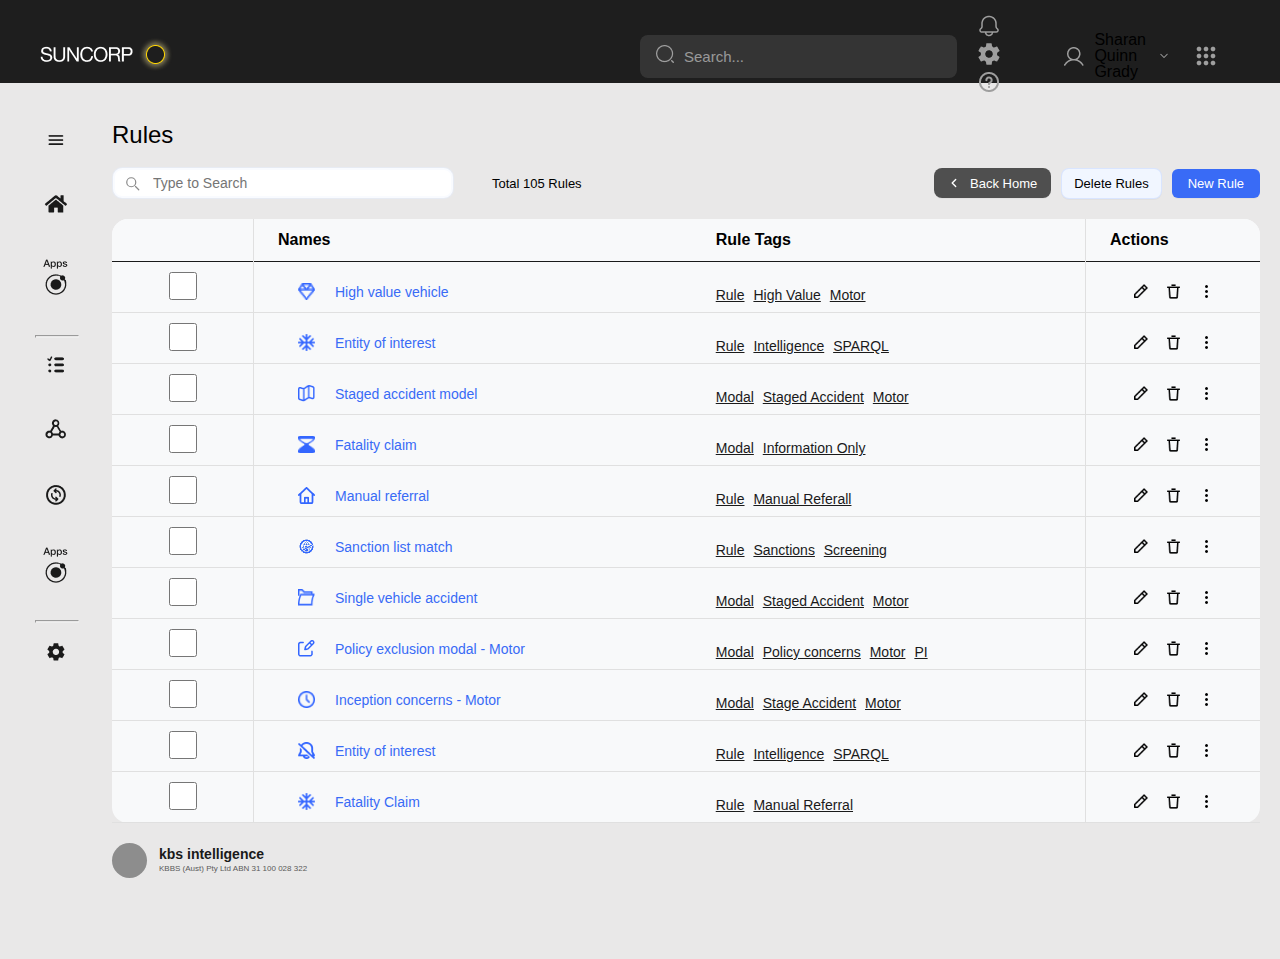
<file: asset/New folder/14.html>
<!DOCTYPE html>
<html lang="en">

<head>
    <meta charset="UTF-8">
    <meta name="viewport" content="width=device-width, initial-scale=1.0">
    <title>Document</title>

    <!-- Reset CSS : Clears Browser's Default Formatting , For Cross Browser Compatibility-->
    <link rel="stylesheet" href="assets/css/reset.css">
    <link rel="stylesheet" href="assets/css/base.css">
    <link rel="stylesheet" href="assets/css/layout.css">
    <link rel="stylesheet" href="assets/css/14.css">
    <!-- <link rel="stylesheet" href="assets/css/footer.css"> -->
</head>

<body>

    <!-- Header Begins Here -->
    <header>

        <!-- Left Column In Header : Logo Only -->
        <div class="column-left">
            <div class="logo-container">
                <a href="index.html">
                    <img src="assets/images/logo.png" alt="No Header Logo">
                </a>
            </div>
        </div>

        <!-- Right Column In Header : Search Bar Icons Profile -->
        <div class="column-right">

            <div class="search-container">
                <div class="search-icon">
                    <img src="assets/images/search-normal.png" alt="">
                </div>
                <input type="text" class="search-input" placeholder="Search...">
            </div>

            <div class="icons-container">
                <img src="assets/images/hugeicons_notification-01.png" alt="" />
                <img src="assets/images/ion_settings-sharp.png" alt="" />
                <img src="assets/images/mingcute_question-line.png" alt="" />
            </div>

            <div class="profile-container">

                <!-- Profile Avatar Icon -->
                <img src="assets/images/Vector.png" alt="" />
                <span>Sharan Quinn Grady</span>

                <!-- Arrow Down Icon-->
                <img src="assets/images/lsicon_down-filled.png" alt="" />
                <img src="assets/images/notification-bing.png" alt="" />
            </div>

        </div>

    </header>
    <!-- Header Ends Here -->

    <div class="body-container">


        <div class="column-left">
            <div class="sidebar-icons">

                <a href="index.html"><img src="assets/images/Frame 1272627065.png" alt=""></a>
                <a href="14.html"><img src="assets/images/Frame 1272627038.png" alt=""></a>
                <a href="19.html"><img src="assets/images/Frame 1272627066.png" alt=""></a>

                <hr />

                <img src="assets/images/Frame 1272627067.png" alt="">
                <img src="assets/images/Frame 1272627068.png" alt="">
                <img src="assets/images/Frame 1272627071.png" alt="">
                <img src="assets/images/Frame 1272627066.png" alt="">

                <hr />

                <img src="assets/images/Frame 1272627070.png" alt="">

            </div>
        </div>

        <div class="column-right">

            <div class="heading w-100">
                <h2 class="fw-500 ft-24 text-left my-5">Rules</h2>
            </div>

            
            <div class="toolbar w-100 mb-5" role="toolbar" aria-label="Rules toolbar">
            <div class="search-wrap">
                <div class="search" role="search" aria-label="Search rules">
                
                <svg viewBox="0 0 24 24" fill="none" aria-hidden="true">
                    <path d="M21 21l-4.35-4.35" stroke="#3b3b3b" stroke-width="1.6" stroke-linecap="round" stroke-linejoin="round"/>
                    <circle cx="11" cy="11" r="6" stroke="#3b3b3b" stroke-width="1.6" fill="none"/>
                </svg>
                <input type="search" placeholder="Type to Search" aria-label="Type to Search" />
                </div>

                
                <div style="width:6px"></div>

                <div class="center-text" aria-hidden="true">Total 105 Rules</div>
            </div>

            <div class="actions" role="group" aria-label="Actions">
                <a href="index.html"><button class="btn btn-back" title="Back Home">
                
                <svg class="icon" viewBox="0 0 20 20" fill="none" aria-hidden="true">
                    <path d="M11 15l-5-5 5-5" stroke="white" stroke-width="2" stroke-linecap="round" stroke-linejoin="round"/>
                </svg>
                Back Home
                </button></a>

                <button class="btn btn-outline" title="Delete Rules">
                Delete Rules
                </button>

                <button class="btn new-rule-button" title="New Rule">
                New Rule
                </button>
            </div>
            </div>

            


            

            

            <!-- Body Code Begins Here -->
            <table class="names-table mb-5">
                <thead>
                    <tr class="py-3 px-5">
                        <th class="rounded-t-2xl rounded-no-tr"></th>
                        <th >Names</th>
                        <th >Rule Tags</th>
                        <th class="rounded-t-2xl rounded-no-tl">Actions</th>
                    </tr>
                </thead>
                <tbody>

                    <tr>
                        <td ><input type="checkbox" name="" id=""></td>
                        <td>
                            <div class="d-flex flex-row justify-start align-center">
                                <img src="assets/images/14/High Value Vehicle.png" class="mx-5" alt=""> 
                                <p  >High value vehicle</p>
                            </div>
                           
                        </td>
                        <td >
                            <div class="anchor-links">
                                <a href="#">Rule</a>
                                <a href="#">High Value</a>
                                <a href="#">Motor</a>
                            </div>
                              
                        </td>
                        <td>
                            <div class="d-flex flex-row justify-center items-center">
                                <img src="assets/images/14/mi_edit.png" class="mx-2" alt="" />
                                <img src="assets/images/14/mingcute_delete-line.png" class="mx-2" alt="" />
                                <img src="assets/images/14/mingcute_more-2-fill.png"  class="mx-2" alt="" />
                            </div>
                            
                        </td>
                    </tr>

                    <tr >
                        <td ><input type="checkbox" name="" id=""></td>
                        <td>
                            <div class="d-flex flex-row justify-start align-center">
                                <img src="assets/images/14/Entity Of Interest - N.png" class="mx-5" alt=""> 
                                <p  >Entity of interest </p>
                            </div>
                        </td>
                        <td>
                            <div class="anchor-links">
                                <a href="#">Rule</a>
                                <a href="#">Intelligence</a>
                                <a href="#">SPARQL</a>
                            </div>
                        </td>
                        <td>
                            <div class="d-flex flex-row justify-center items-center">
                                <img src="assets/images/14/mi_edit.png" class="mx-2" alt="" />
                                <img src="assets/images/14/mingcute_delete-line.png" class="mx-2" alt="" />
                                <img src="assets/images/14/mingcute_more-2-fill.png"  class="mx-2" alt="" />
                            </div>
                            
                        </td>
                    </tr>

                    <tr >
                        <td ><input type="checkbox" name="" id=""></td>
                        <td>
                            <div class="d-flex flex-row justify-start align-center">
                                <img src="assets/images/14/Vector.png" class="mx-5" alt=""> 
                                <p  >Staged accident model </p>
                            </div>
                        </td>
                        <td>
                            <div class="anchor-links">
                                <a href="#">Modal</a>
                                <a href="#">Staged Accident</a>
                                <a href="#">Motor</a>
                            </div>
                        </td>
                        <td>
                            <div class="d-flex flex-row justify-center items-center">
                                <img src="assets/images/14/mi_edit.png" class="mx-2" alt="" />
                                <img src="assets/images/14/mingcute_delete-line.png" class="mx-2" alt="" />
                                <img src="assets/images/14/mingcute_more-2-fill.png"  class="mx-2" alt="" />
                            </div>
                            
                        </td>
                    </tr>


                    <tr >
                        <td ><input type="checkbox" name="" id=""></td>
                        <td>
                            <div class="d-flex flex-row justify-start align-center">
                                <img src="assets/images/14/Fatality Claim.png" class="mx-5" alt=""> 
                                <p  >Fatality claim </p>
                            </div>
                        </td>
                        <td>
                            <div class="anchor-links">
                                <a href="#">Modal</a>
                                <a href="#">Information Only</a>
                                
                            </div>
                        </td>
                        <td>
                            <div class="d-flex flex-row justify-center items-center">
                                <img src="assets/images/14/mi_edit.png" class="mx-2" alt="" />
                                <img src="assets/images/14/mingcute_delete-line.png" class="mx-2" alt="" />
                                <img src="assets/images/14/mingcute_more-2-fill.png"  class="mx-2" alt="" />
                            </div>
                            
                        </td>
                    </tr>


                    <tr >
                        <td ><input type="checkbox" name="" id=""></td>
                        <td>
                            <div class="d-flex flex-row justify-start align-center">
                                <img src="assets/images/14/Manual Referral.png" class="mx-5" alt=""> 
                                <p  >Manual referral </p>
                            </div>
                        </td>
                        <td>
                            <div class="anchor-links">
                                <a href="#">Rule</a>
                                <a href="#">Manual Referall</a>
                                
                            </div>
                        </td>
                        <td>
                            <div class="d-flex flex-row justify-center items-center">
                                <img src="assets/images/14/mi_edit.png" class="mx-2" alt="" />
                                <img src="assets/images/14/mingcute_delete-line.png" class="mx-2" alt="" />
                                <img src="assets/images/14/mingcute_more-2-fill.png"  class="mx-2" alt="" />
                            </div>
                            
                        </td>
                    </tr>


                    <tr >
                        <td ><input type="checkbox" name="" id=""></td>
                        <td>
                            <div class="d-flex flex-row justify-start align-center">
                                <img src="assets/images/14/Sanction List Match.png" class="mx-5" alt=""> 
                                <p  >Sanction list match</p>
                            </div>
                        </td>
                        <td>
                            <div class="anchor-links">
                                <a href="#">Rule</a>
                                <a href="#">Sanctions</a>
                                <a href="#">Screening</a>
                            </div>
                        </td>
                        <td>
                            <div class="d-flex flex-row justify-center items-center">
                                <img src="assets/images/14/mi_edit.png" class="mx-2" alt="" />
                                <img src="assets/images/14/mingcute_delete-line.png" class="mx-2" alt="" />
                                <img src="assets/images/14/mingcute_more-2-fill.png"  class="mx-2" alt="" />
                            </div>
                            
                        </td>
                    </tr>

                    <tr >
                        <td ><input type="checkbox" name="" id=""></td>
                        <td>
                            <div class="d-flex flex-row justify-start align-center">
                                <img src="assets/images/14/Single Vehicle Accident.png" class="mx-5" alt=""> 
                                <p  >Single vehicle accident</p>
                            </div>
                        </td>
                        <td>
                            <div class="anchor-links">
                                <a href="#">Modal</a>
                                <a href="#">Staged Accident</a>
                                <a href="#">Motor</a>
                            </div>
                        </td>
                        <td>
                            <div class="d-flex flex-row justify-center items-center">
                                <img src="assets/images/14/mi_edit.png" class="mx-2" alt="" />
                                <img src="assets/images/14/mingcute_delete-line.png" class="mx-2" alt="" />
                                <img src="assets/images/14/mingcute_more-2-fill.png"  class="mx-2" alt="" />
                            </div>
                            
                        </td>
                    </tr>

                    <tr >
                        <td ><input type="checkbox" name="" id=""></td>
                        <td>
                            <div class="d-flex flex-row justify-start align-center">
                                <img src="assets/images/14/Policy Exclusion Modal - Motor.png" class="mx-5" alt=""> 
                                <p  >Policy exclusion modal - Motor</p>
                            </div>
                        </td>
                        <td>
                            <div class="anchor-links">
                                <a href="#">Modal</a>
                                <a href="#">Policy concerns</a>
                                <a href="#">Motor</a>
                                <a href="#">PI</a>
                            </div>
                        </td>
                        <td>
                            <div class="d-flex flex-row justify-center items-center">
                                <img src="assets/images/14/mi_edit.png" class="mx-2" alt="" />
                                <img src="assets/images/14/mingcute_delete-line.png" class="mx-2" alt="" />
                                <img src="assets/images/14/mingcute_more-2-fill.png"  class="mx-2" alt="" />
                            </div>
                            
                        </td>
                    </tr>

                    <tr >
                        <td ><input type="checkbox" name="" id=""></td>
                        <td>
                            <div class="d-flex flex-row justify-start align-center">
                                <img src="assets/images/14/Inception Concerns - Motor.png" class="mx-5" alt=""> 
                                <p  >Inception concerns - Motor</p>
                            </div>
                        </td>
                        <td>
                            <div class="anchor-links">
                                <a href="#">Modal</a>
                                <a href="#">Stage Accident</a>
                                <a href="#">Motor</a>
                            </div>
                        </td>
                        <td>
                            <div class="d-flex flex-row justify-center items-center">
                                <img src="assets/images/14/mi_edit.png" class="mx-2" alt="" />
                                <img src="assets/images/14/mingcute_delete-line.png" class="mx-2" alt="" />
                                <img src="assets/images/14/mingcute_more-2-fill.png"  class="mx-2" alt="" />
                            </div>
                            
                        </td>
                    </tr>
                    
                    <tr >
                        <td ><input type="checkbox" name="" id=""></td>
                        <td>
                            <div class="d-flex flex-row justify-start align-center">
                                <img src="assets/images/14/Entity Of Interest.png" class="mx-5" alt=""> 
                                <p  >Entity of interest </p>
                            </div>
                        </td>
                        <td>
                            <div class="anchor-links">
                                <a href="#">Rule</a>
                                <a href="#">Intelligence</a>
                                <a href="#">SPARQL</a>
                            </div>
                        </td>
                        <td>
                            <div class="d-flex flex-row justify-center items-center">
                                <img src="assets/images/14/mi_edit.png" class="mx-2" alt="" />
                                <img src="assets/images/14/mingcute_delete-line.png" class="mx-2" alt="" />
                                <img src="assets/images/14/mingcute_more-2-fill.png"  class="mx-2" alt="" />
                            </div>
                            
                        </td>
                    </tr>

                    <tr >
                        <td class="rounded-b-2xl rounded-no-br"><input type="checkbox" name="" id=""></td>
                        <td>
                            <div class="d-flex flex-row justify-start align-center">
                                <img src="assets/images/14/Entity Of Interest - N.png" class="mx-5" alt=""> 
                                <p  >Fatality Claim</p>
                            </div>
                        </td>
                        <td>
                            <div class="anchor-links">
                                <a href="#">Rule</a>
                                <a href="#">Manual Referral</a>
                                
                            </div>
                        </td>
                        <td class="rounded-b-2xl rounded-no-bl">
                            <div class="d-flex flex-row justify-center items-center">
                                <img src="assets/images/14/mi_edit.png" class="mx-2" alt="" />
                                <img src="assets/images/14/mingcute_delete-line.png" class="mx-2" alt="" />
                                <img src="assets/images/14/mingcute_more-2-fill.png"  class="mx-2" alt="" />
                            </div>
                            
                        </td>
                    </tr>

                    
                </tbody>
            </table>
            <!-- Body Code Ends Here -->

            <footer>
                <div class="icon-box d-flex">
                    <div class="circle-box mr-3"></div>
                    <div class="icon-box-content ">
                        <h4 class="ft-14 mt-1 mb-1">kbs intelligence</h4>
                        <p>KBBS (Aust) Pty Ltd ABN 31 100 028 322</p>
                    </div>
                </div>
            </footer>



        </div>


    </div>


</body>

</html>
</file>
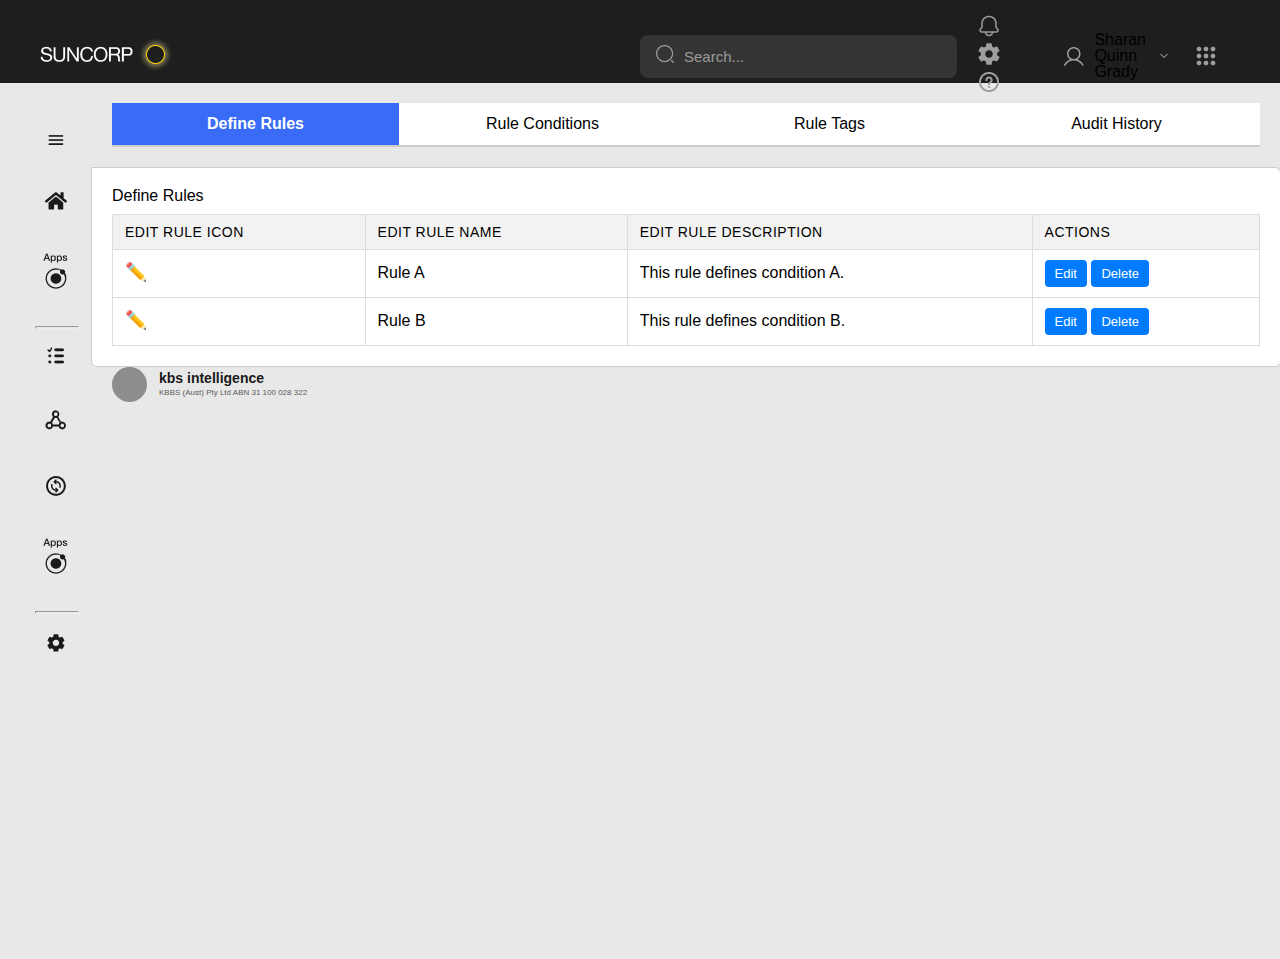
<file: asset/New folder/15.html>
<!DOCTYPE html>
<html lang="en">

<head>
    <meta charset="UTF-8">
    <meta name="viewport" content="width=device-width, initial-scale=1.0">
    <title>Document</title>

    <!-- Reset CSS : Clears Browser's Default Formatting , For Cross Browser Compatibility-->
    <link rel="stylesheet" href="assets/css/reset.css">
    <link rel="stylesheet" href="assets/css/base.css">
    <link rel="stylesheet" href="assets/css/layout.css">
    <link rel="stylesheet" href="assets/css/15.css">
    <!-- <link rel="stylesheet" href="assets/css/footer.css"> -->
</head>

<body>

    <!-- Header Begins Here -->
    <header>

        <!-- Left Column In Header : Logo Only -->
        <div class="column-left">
            <div class="logo-container">
                <img src="assets/images/logo.png" alt="No Header Logo">
            </div>
        </div>

        <!-- Right Column In Header : Search Bar Icons Profile -->
        <div class="column-right">

            <div class="search-container">
                <div class="search-icon">
                    <img src="assets/images/search-normal.png" alt="">
                </div>
                <input type="text" class="search-input" placeholder="Search...">
            </div>

            <div class="icons-container">
                <img src="assets/images/hugeicons_notification-01.png" alt="" />
                <img src="assets/images/ion_settings-sharp.png" alt="" />
                <img src="assets/images/mingcute_question-line.png" alt="" />
            </div>

            <div class="profile-container">

                <!-- Profile Avatar Icon -->
                <img src="assets/images/Vector.png" alt="" />
                <span>Sharan Quinn Grady</span>

                <!-- Arrow Down Icon-->
                <img src="assets/images/lsicon_down-filled.png" alt="" />
                <img src="assets/images/notification-bing.png" alt="" />
            </div>

        </div>

    </header>
    <!-- Header Ends Here -->

    <div class="body-container">


        <div class="column-left">
            <div class="sidebar-icons">

                <img src="assets/images/Frame 1272627065.png" alt="">
                <img src="assets/images/Frame 1272627038.png" alt="">
                <img src="assets/images/Frame 1272627066.png" alt="">

                <hr />

                <img src="assets/images/Frame 1272627067.png" alt="">
                <img src="assets/images/Frame 1272627068.png" alt="">
                <img src="assets/images/Frame 1272627071.png" alt="">
                <img src="assets/images/Frame 1272627066.png" alt="">

                <hr />

                <img src="assets/images/Frame 1272627070.png" alt="">

            </div>
        </div>

        <div class="column-right">

            <!-- Body Code Begins Here -->





            <div class="tabs w-100 d-flex justify-evenly text-center">
                <div class="tab active w-100 " data-tab="define-rules">Define Rules</div>
                <div class="tab w-100" data-tab="rule-conditions">Rule Conditions</div>
                <div class="tab w-100" data-tab="rule-tags">Rule Tags</div>
                <div class="tab w-100" data-tab="audit-history">Audit History</div>
            </div>

            <div class="tab-content w-100">
                <!-- Define Rules Tab -->
                <div class="tab-pane active" id="define-rules">
                    <h2>Define Rules</h2>
                    <table>
                        <thead>
                            <tr>
                                <th>Edit Rule Icon</th>
                                <th>Edit Rule Name</th>
                                <th>Edit Rule Description</th>
                                <th>Actions</th>
                            </tr>
                        </thead>
                        <tbody>
                            <tr>
                                <td><span class="icon">✏️</span></td>
                                <td>Rule A</td>
                                <td>This rule defines condition A.</td>
                                <td>
                                    <button class="action-btn">Edit</button>
                                    <button class="action-btn">Delete</button>
                                </td>
                            </tr>
                            <tr>
                                <td><span class="icon">✏️</span></td>
                                <td>Rule B</td>
                                <td>This rule defines condition B.</td>
                                <td>
                                    <button class="action-btn">Edit</button>
                                    <button class="action-btn">Delete</button>
                                </td>
                            </tr>
                        </tbody>
                    </table>
                </div>

                <!-- Rule Conditions Tab -->
                <div class="tab-pane" id="rule-conditions">
                    <h2>Rule Conditions</h2>
                    <p>Content for Rule Conditions will appear here.</p>
                </div>

                <!-- Rule Tags Tab -->
                <div class="tab-pane" id="rule-tags">
                    <h2>Rule Tags</h2>
                    <p>Content for Rule Tags will appear here.</p>
                </div>

                <!-- Audit History Tab -->
                <div class="tab-pane" id="audit-history">
                    <h2>Audit History</h2>
                    <p>Content for Audit History will appear here.</p>
                </div>
            </div>

            <script>
                // Tab switching logic
                const tabs = document.querySelectorAll('.tab');
                const panes = document.querySelectorAll('.tab-pane');

                tabs.forEach(tab => {
                    tab.addEventListener('click', () => {
                        // Remove active states
                        tabs.forEach(t => t.classList.remove('active'));
                        panes.forEach(p => p.classList.remove('active'));

                        // Add active to clicked tab and related content
                        tab.classList.add('active');
                        document.getElementById(tab.getAttribute('data-tab')).classList.add('active');
                    });
                });
            </script>




            <!-- Body Code Ends Here -->

            <footer>
                <div class="icon-box d-flex">
                    <div class="circle-box mr-3"></div>
                    <div class="icon-box-content ">
                        <h4 class="ft-14 mt-1 mb-1">kbs intelligence</h4>
                        <p>KBBS (Aust) Pty Ltd ABN 31 100 028 322</p>
                    </div>
                </div>
            </footer>



        </div>


    </div>


</body>

</html>
</file>
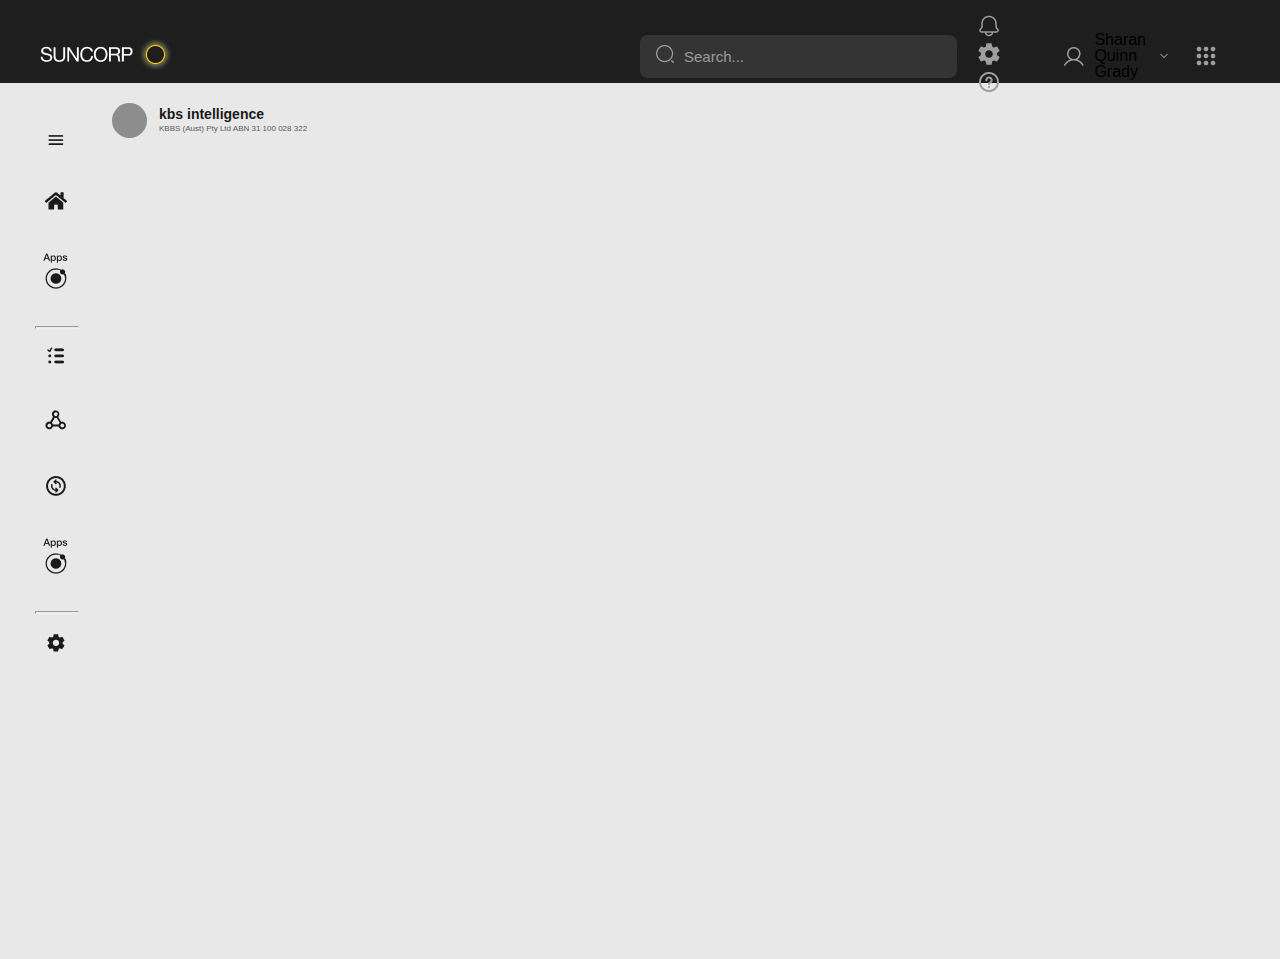
<file: asset/New folder/16.html>
<!DOCTYPE html>
<html lang="en">

<head>
    <meta charset="UTF-8">
    <meta name="viewport" content="width=device-width, initial-scale=1.0">
    <title>Document</title>

    <!-- Reset CSS : Clears Browser's Default Formatting , For Cross Browser Compatibility-->
    <link rel="stylesheet" href="assets/css/reset.css">
    <link rel="stylesheet" href="assets/css/base.css">
    <link rel="stylesheet" href="assets/css/layout.css">
    <link rel="stylesheet" href="assets/css/13.css">
    <!-- <link rel="stylesheet" href="assets/css/footer.css"> -->
</head>

<body>

    <!-- Header Begins Here -->
    <header>

        <!-- Left Column In Header : Logo Only -->
        <div class="column-left">
            <div class="logo-container">
                <img src="assets/images/logo.png" alt="No Header Logo">
            </div>
        </div>

        <!-- Right Column In Header : Search Bar Icons Profile -->
        <div class="column-right">

            <div class="search-container">
                <div class="search-icon">
                    <img src="assets/images/search-normal.png" alt="">
                </div>
                <input type="text" class="search-input" placeholder="Search...">
            </div>

            <div class="icons-container">
                <img src="assets/images/hugeicons_notification-01.png" alt="" />
                <img src="assets/images/ion_settings-sharp.png" alt="" />
                <img src="assets/images/mingcute_question-line.png" alt="" />
            </div>

            <div class="profile-container">

                <!-- Profile Avatar Icon -->
                <img src="assets/images/Vector.png" alt="" />
                <span>Sharan Quinn Grady</span>

                <!-- Arrow Down Icon-->
                <img src="assets/images/lsicon_down-filled.png" alt="" />
                <img src="assets/images/notification-bing.png" alt="" />
            </div>

        </div>

    </header>
    <!-- Header Ends Here -->

    <div class="body-container">


        <div class="column-left">
            <div class="sidebar-icons">

                <img src="assets/images/Frame 1272627065.png" alt="">
                <img src="assets/images/Frame 1272627038.png" alt="">
                <img src="assets/images/Frame 1272627066.png" alt="">

                <hr />

                <img src="assets/images/Frame 1272627067.png" alt="">
                <img src="assets/images/Frame 1272627068.png" alt="">
                <img src="assets/images/Frame 1272627071.png" alt="">
                <img src="assets/images/Frame 1272627066.png" alt="">

                <hr />

                <img src="assets/images/Frame 1272627070.png" alt="">

            </div>
        </div>

        <div class="column-right">

            <!-- Body Code Begins Here -->

            <!-- Body Code Ends Here -->

            <footer>
                <div class="icon-box d-flex">
                    <div class="circle-box mr-3"></div>
                    <div class="icon-box-content ">
                        <h4 class="ft-14 mt-1 mb-1">kbs intelligence</h4>
                        <p>KBBS (Aust) Pty Ltd ABN 31 100 028 322</p>
                    </div>
                </div>
            </footer>



        </div>


    </div>


</body>

</html>
</file>
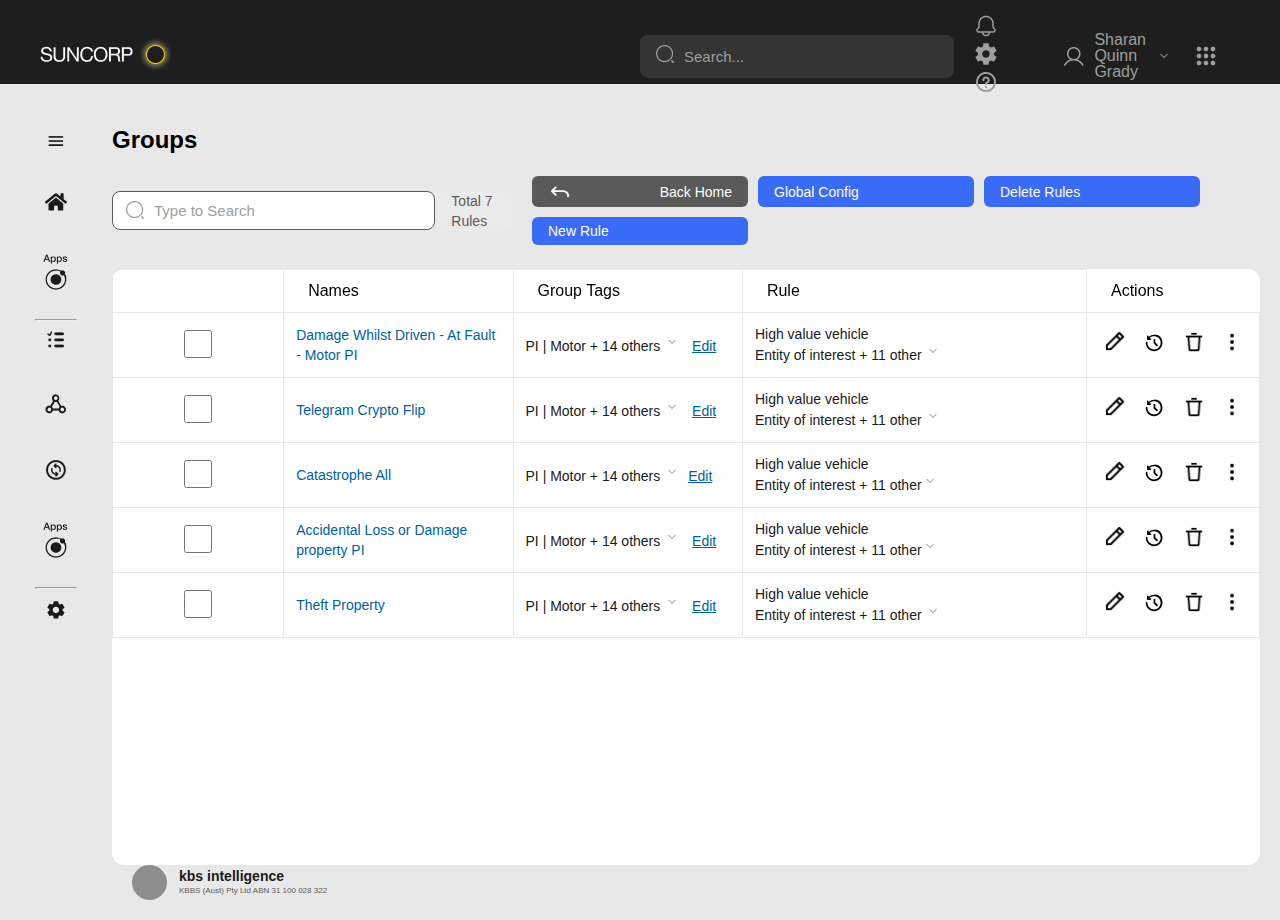
<file: asset/New folder/ibrahim-19.html>
<!DOCTYPE html>
<html lang="en">
  <head>
    <meta charset="UTF-8" />
    <meta name="viewport" content="width=device-width, initial-scale=1.0" />
    <title>Document</title>

    <!-- Reset CSS : Clears Browser's Default Formatting , For Cross Browser Compatibility-->
    <link rel="stylesheet" href="assets/css/reset.css" />
    <link rel="stylesheet" href="assets/css/base.css" />
    <link rel="stylesheet" href="assets/css/layout.css" />
    <link rel="stylesheet" href="assets/css/13.css" />
    <link rel="stylesheet" href="ibrahim-19.css" />
    <!-- <link rel="stylesheet" href="assets/css/footer.css"> -->
  </head>

  <body>
    <!-- Header Begins Here -->
    <header style="height: 84px">
      <!-- Left Column In Header : Logo Only -->
      <div class="column-left">
        <div class="logo-container">
          <img src="assets/images/logo.png" alt="No Header Logo" />
        </div>
      </div>

      <!-- Right Column In Header : Search Bar Icons Profile -->
      <div class="column-right">
        <div class="search-container">
          <div class="search-icon">
            <img src="assets/images/search-normal.png" alt="" />
          </div>
          <input type="text" class="search-input" placeholder="Search..." />
        </div>

        <div class="icons-container">
          <img src="assets/images/hugeicons_notification-01.png" alt="" />
          <img src="assets/images/ion_settings-sharp.png" alt="" />
          <img src="assets/images/mingcute_question-line.png" alt="" />
        </div>

        <div class="profile-container">
          <!-- Profile Avatar Icon -->
          <img src="assets/images/Vector.png" alt="" />
          <span>Sharan Quinn Grady</span>

          <!-- Arrow Down Icon-->
          <img src="assets/images/lsicon_down-filled.png" alt="" />
          <img src="assets/images/notification-bing.png" alt="" />
        </div>
      </div>
    </header>
    <!-- Header Ends Here -->

    <div class="body-container">
      <div class="column-left">
        <div class="sidebar-icons">
          <img src="assets/images/Frame 1272627065.png" alt="" />
          <img src="assets/images/Frame 1272627038.png" alt="" />
          <img src="assets/images/Frame 1272627066.png" alt="" />

          <hr />

          <img src="assets/images/Frame 1272627067.png" alt="" />
          <img src="assets/images/Frame 1272627068.png" alt="" />
          <img src="assets/images/Frame 1272627071.png" alt="" />
          <img src="assets/images/Frame 1272627066.png" alt="" />

          <hr />

          <img src="assets/images/Frame 1272627070.png" alt="" />
        </div>
      </div>

      <div class="column-right">
        <!-- Body Code Begins Here -->
        <!-- MAIN CONTENT -->
        <main class="main-content">
          <!-- PAGE HEADER -->
          <div class="page-header">
            <h2 class="page-title">Groups</h2>
          </div>

          <!-- SEARCH AND ACTION BAR -->
          <div class="search-action-bar">
            <div class="search-container" style="padding: 0px 0px">
              <div class="main-header-search-stl">
                <img
                  src="assets/images/search-normal.png"
                  alt="Search"
                  class="icon search-icon"
                />
                <input
                  type="text"
                  class="search-input"
                  placeholder="Type to Search"
                />
              </div>
              <span class="search-count">Total 7 Rules</span>
            </div>

            <div class="action-buttons">
              <button class="btn btn-back">
                <img
                  src="assets/images/back_arrow_icon.svg"
                  alt="Back"
                  class="iconsss"
                />
                Back Home
              </button>
              <button class="btn btn-config">Global Config</button>
              <button class="btn btn-delete">Delete Rules</button>
              <button class="btn btn-new">New Rule</button>
            </div>
          </div>

          <!-- TABLE SECTION -->
          <div class="table-container">
            <div class="table-main-container">
              <table class="rules-table">
                <thead style="border-bottom: 1px solid var(--text)">
                  <tr>
                    <th
                      style="
                        border-top: 1px solid var(--secondary);
                        border-right: 1px solid var(--secondary);
                        border-left: 1px solid var(--secondary);
                      "
                      class="col-checkbox"
                    ></th>
                    <th
                      style="
                        border-top: 1px solid var(--secondary);
                        border-right: 1px solid var(--secondary);
                        border-left: 1px solid var(--secondary);
                      "
                      class="col-tags"
                    >
                      Names
                    </th>
                    <th
                      style="
                        border-top: 1px solid var(--secondary);
                        border-right: 1px solid var(--secondary);
                        border-left: 1px solid var(--secondary);
                      "
                      class="col-tags"
                    >
                      Group Tags
                    </th>
                    <th
                      style="
                        border-top: 1px solid var(--secondary);
                        border-right: 1px solid var(--secondary);
                        border-left: 1px solid var(--secondary);
                      "
                      class="col-rule"
                    >
                      Rule
                    </th>
                    <th class="col-actions">Actions</th>
                  </tr>
                </thead>
                <tbody>
                  <tr
                    style="
                      border-top: 1px solid var(--secondary);
                      border-right: 1px solid var(--secondary);
                      border-left: 1px solid var(--secondary);
                      border-bottom: 1px solid var(--secondary);
                    "
                  >
                    <td
                      style="
                        border-right: 1px solid var(--secondary);
                        border-left: 1px solid var(--secondary);
                        border-bottom: 1px solid var(--secondary);
                      "
                    >
                      <input type="checkbox" />
                    </td>
                    <td
                      style="
                        border-right: 1px solid var(--secondary);
                        border-left: 1px solid var(--secondary);
                        border-bottom: 1px solid var(--secondary);
                      "
                    >
                      <a href="#" class="rule-link"
                        >Damage Whilst Driven - At Fault - Motor PI</a
                      >
                    </td>
                    <td
                      style="
                        border-right: 1px solid var(--secondary);
                        border-left: 1px solid var(--secondary);
                        border-bottom: 1px solid var(--secondary);
                      "
                    >
                      <span class="tag-text">PI | Motor + 14 others</span>
                      <img src="assets/images/lsicon_down-filled.png" alt="" />
                      <a href="#" class="rule-edit">Edit</a>
                    </td>
                    <td
                      style="
                        border-right: 1px solid var(--secondary);
                        border-left: 1px solid var(--secondary);
                        border-bottom: 1px solid var(--secondary);
                      "
                    >
                      <span class="rule-label">High value vehicle</span>
                      <span class="rule-secondary"
                        >Entity of interest + 11 other
                        <img src="assets/images/lsicon_down-filled.png" alt=""
                      /></span>
                    </td>
                    <td class="actions-cell">
                      <button class="action-btn" title="Edit">
                        <img
                          src="assets/images/14/mi_edit.png"
                          style="height: 23px; width: 23px"
                          alt="Edit"
                          class="icons tooltip"
                          data-tooltip="Edit this record"
                        />
                      </button>
                      <button class="action-btn" title="Duplicate">
                        <img
                          src="assets/images/audit_icon.svg"
                          style="
                            height: 25px;
                            width: 25px;
                            top: 4px;
                            position: relative;
                          "
                          alt="Duplicate"
                          class="icons"
                        />
                      </button>
                      <button class="action-btn" title="Delete">
                        <img
                          src="assets/images/14/mingcute_delete-line.png"
                          style="height: 22px; width: 22px"
                          alt="Delete"
                          class="icons"
                        />
                      </button>
                      <button class="action-btn" title="More">
                        <img
                          src="assets/images/14/mingcute_more-2-fill.png"
                          style="height: 22px; width: 22px"
                          alt="Delete"
                          class="icons"
                        />
                      </button>
                    </td>
                  </tr>
                  <tr
                    style="
                      border-top: 1px solid var(--secondary);
                      border-right: 1px solid var(--secondary);
                      border-left: 1px solid var(--secondary);
                      border-bottom: 1px solid var(--secondary);
                    "
                  >
                    <td
                      style="
                        border-top: 0.1px solid var(--secondary);
                        border-right: 0.1px solid var(--secondary);
                        border-left: 0.1px solid var(--secondary);
                        border-bottom: 0.1px solid var(--secondary);
                      "
                    >
                      <input type="checkbox" />
                    </td>

                    <td
                      style="
                        border-top: 0.1px solid var(--secondary);
                        border-right: 0.1px solid var(--secondary);
                        border-left: 0.1px solid var(--secondary);
                        border-bottom: 0.1px solid var(--secondary);
                      "
                    >
                      <a href="#" class="rule-link">Telegram Crypto Flip</a>
                    </td>
                    <td
                      style="
                        border-top: 0.1px solid var(--secondary);
                        border-right: 0.1px solid var(--secondary);
                        border-left: 0.1px solid var(--secondary);
                        border-bottom: 0.1px solid var(--secondary);
                      "
                    >
                      <span class="tag-text">PI | Motor + 14 others</span>
                      <img src="assets/images/lsicon_down-filled.png" alt="" />
                      <a href="#" class="rule-edit">Edit</a>
                    </td>
                    <td
                      style="
                        border-top: 0.1px solid var(--secondary);
                        border-right: 0.1px solid var(--secondary);
                        border-left: 0.1px solid var(--secondary);
                        border-bottom: 0.1px solid var(--secondary);
                      "
                    >
                      <span class="rule-label">High value vehicle</span>
                      <span class="rule-secondary"
                        >Entity of interest + 11 other
                        <img src="assets/images/lsicon_down-filled.png" alt=""
                      /></span>
                    </td>
                    <td class="actions-cell">
                      <button class="action-btn" title="Edit">
                        <img
                          src="assets/images/14/mi_edit.png"
                          style="height: 23px; width: 23px"
                          alt="Edit"
                          class="icons tooltip"
                          data-tooltip="Edit this record"
                        />
                      </button>
                      <button class="action-btn" title="Duplicate">
                        <img
                          src="assets/images/audit_icon.svg"
                          style="
                            height: 25px;
                            width: 25px;
                            top: 4px;
                            position: relative;
                          "
                          alt="Duplicate"
                          class="icons"
                        />
                      </button>
                      <button class="action-btn" title="Delete">
                        <img
                          src="assets/images/14/mingcute_delete-line.png"
                          style="height: 22px; width: 22px"
                          alt="Delete"
                          class="icons"
                        />
                      </button>
                      <button class="action-btn" title="More">
                        <img
                          src="assets/images/14/mingcute_more-2-fill.png"
                          style="height: 22px; width: 22px"
                          alt="Delete"
                          class="icons"
                        />
                      </button>
                    </td>
                  </tr>
                  <tr
                    style="
                      border-top: 1px solid var(--secondary);
                      border-right: 1px solid var(--secondary);
                      border-left: 1px solid var(--secondary);
                      border-bottom: 1px solid var(--secondary);
                    "
                  >
                    <td
                      style="
                        border-top: 1px solid var(--secondary);
                        border-right: 1px solid var(--secondary);
                        border-left: 1px solid var(--secondary);
                        border-bottom: 1px solid var(--secondary);
                      "
                    >
                      <input type="checkbox" />
                    </td>
                    <td
                      style="
                        border-top: 1px solid var(--secondary);
                        border-right: 1px solid var(--secondary);
                        border-left: 1px solid var(--secondary);
                        border-bottom: 1px solid var(--secondary);
                      "
                    >
                      <a href="#" class="rule-link">Catastrophe All</a>
                    </td>
                    <td
                      style="
                        border-top: 1px solid var(--secondary);
                        border-right: 1px solid var(--secondary);
                        border-left: 1px solid var(--secondary);
                        border-bottom: 1px solid var(--secondary);
                      "
                    >
                      <span class="tag-text">PI | Motor + 14 others</span>
                      <img
                        src="assets/images/lsicon_down-filled.png"
                        alt=""
                      /><a href="#" class="rule-edit">Edit</a>
                    </td>
                    <td
                      style="
                        border-top: 1px solid var(--secondary);
                        border-right: 1px solid var(--secondary);
                        border-left: 1px solid var(--secondary);
                        border-bottom: 1px solid var(--secondary);
                      "
                    >
                      <span class="rule-label">High value vehicle</span>
                      <span class="rule-secondary"
                        >Entity of interest + 11 other<img
                          src="assets/images/lsicon_down-filled.png"
                          alt=""
                      /></span>
                    </td>
                    <td class="actions-cell">
                      <button class="action-btn" title="Edit">
                        <img
                          src="assets/images/14/mi_edit.png"
                          style="height: 23px; width: 23px"
                          alt="Edit"
                          class="icons tooltip"
                          data-tooltip="Edit this record"
                        />
                      </button>
                      <button class="action-btn" title="Duplicate">
                        <img
                          src="assets/images/audit_icon.svg"
                          style="
                            height: 25px;
                            width: 25px;
                            top: 4px;
                            position: relative;
                          "
                          alt="Duplicate"
                          class="icons"
                        />
                      </button>
                      <button class="action-btn" title="Delete">
                        <img
                          src="assets/images/14/mingcute_delete-line.png"
                          style="height: 22px; width: 22px"
                          alt="Delete"
                          class="icons"
                        />
                      </button>
                      <button class="action-btn" title="More">
                        <img
                          src="assets/images/14/mingcute_more-2-fill.png"
                          style="height: 22px; width: 22px"
                          alt="Delete"
                          class="icons"
                        />
                      </button>
                    </td>
                  </tr>
                  <tr
                    style="
                      border-top: 1px solid var(--secondary);
                      border-right: 1px solid var(--secondary);
                      border-left: 1px solid var(--secondary);
                      border-bottom: 1px solid var(--secondary);
                    "
                  >
                    <td
                      style="
                        border-top: 1px solid var(--secondary);
                        border-right: 1px solid var(--secondary);
                        border-left: 1px solid var(--secondary);
                        border-bottom: 1px solid var(--secondary);
                      "
                    >
                      <input type="checkbox" />
                    </td>
                    <td
                      style="
                        border-top: 1px solid var(--secondary);
                        border-right: 1px solid var(--secondary);
                        border-left: 1px solid var(--secondary);
                        border-bottom: 1px solid var(--secondary);
                      "
                    >
                      <a href="#" class="rule-link"
                        >Accidental Loss or Damage property PI</a
                      >
                    </td>
                    <td
                      style="
                        border-top: 1px solid var(--secondary);
                        border-right: 1px solid var(--secondary);
                        border-left: 1px solid var(--secondary);
                        border-bottom: 1px solid var(--secondary);
                      "
                    >
                      <span class="tag-text">PI | Motor + 14 others</span>
                      <img src="assets/images/lsicon_down-filled.png" alt="" />
                      <a href="#" class="rule-edit">Edit</a>
                    </td>
                    <td
                      style="
                        border-top: 1px solid var(--secondary);
                        border-right: 1px solid var(--secondary);
                        border-left: 1px solid var(--secondary);
                        border-bottom: 1px solid var(--secondary);
                      "
                    >
                      <span class="rule-label">High value vehicle</span>
                      <span class="rule-secondary"
                        >Entity of interest + 11 other<img
                          src="assets/images/lsicon_down-filled.png"
                          alt=""
                      /></span>
                    </td>
                    <td class="actions-cell">
                      <button class="action-btn" title="Edit">
                        <img
                          src="assets/images/14/mi_edit.png"
                          style="height: 23px; width: 23px"
                          alt="Edit"
                          class="icons tooltip"
                          data-tooltip="Edit this record"
                        />
                      </button>
                      <button class="action-btn" title="Duplicate">
                        <img
                          src="assets/images/audit_icon.svg"
                          style="
                            height: 25px;
                            width: 25px;
                            top: 4px;
                            position: relative;
                          "
                          alt="Duplicate"
                          class="icons"
                        />
                      </button>
                      <button class="action-btn" title="Delete">
                        <img
                          src="assets/images/14/mingcute_delete-line.png"
                          style="height: 22px; width: 22px"
                          alt="Delete"
                          class="icons"
                        />
                      </button>
                      <button class="action-btn" title="More">
                        <img
                          src="assets/images/14/mingcute_more-2-fill.png"
                          style="height: 22px; width: 22px"
                          alt="Delete"
                          class="icons"
                        />
                      </button>
                    </td>
                  </tr>
                  <tr
                    style="
                      border-top: 1px solid var(--secondary);
                      border-right: 1px solid var(--secondary);
                      border-left: 1px solid var(--secondary);
                      border-bottom: 1px solid var(--secondary);
                    "
                  >
                    <td
                      style="
                        border-top: 1px solid var(--secondary);
                        border-right: 1px solid var(--secondary);
                        border-left: 1px solid var(--secondary);
                        border-bottom: 1px solid var(--secondary);
                      "
                    >
                      <input type="checkbox" />
                    </td>
                    <td
                      style="
                        border-top: 1px solid var(--secondary);
                        border-right: 1px solid var(--secondary);
                        border-left: 1px solid var(--secondary);
                        border-bottom: 1px solid var(--secondary);
                      "
                    >
                      <a href="#" class="rule-link">Theft Property</a>
                    </td>
                    <td
                      style="
                        border-top: 1px solid var(--secondary);
                        border-right: 1px solid var(--secondary);
                        border-left: 1px solid var(--secondary);
                        border-bottom: 1px solid var(--secondary);
                      "
                    >
                      <span class="tag-text">PI | Motor + 14 others</span>
                      <img src="assets/images/lsicon_down-filled.png" alt="" />
                      <a href="#" class="rule-edit">Edit</a>
                    </td>
                    <td
                      style="
                        border-top: 1px solid var(--secondary);
                        border-right: 1px solid var(--secondary);
                        border-left: 1px solid var(--secondary);
                        border-bottom: 1px solid var(--secondary);
                      "
                    >
                      <span class="rule-label">High value vehicle</span>
                      <span class="rule-secondary"
                        >Entity of interest + 11 other
                        <img src="assets/images/lsicon_down-filled.png" alt=""
                      /></span>
                    </td>
                    <td class="actions-cell">
                      <button class="action-btn" title="Edit">
                        <img
                          src="assets/images/14/mi_edit.png"
                          style="height: 23px; width: 23px"
                          alt="Edit"
                          class="icons tooltip"
                          data-tooltip="Edit this record"
                        />
                      </button>
                      <button class="action-btn" title="Duplicate">
                        <img
                          src="assets/images/audit_icon.svg"
                          style="
                            height: 25px;
                            width: 25px;
                            top: 4px;
                            position: relative;
                          "
                          alt="Duplicate"
                          class="icons"
                        />
                      </button>
                      <button class="action-btn" title="Delete">
                        <img
                          src="assets/images/14/mingcute_delete-line.png"
                          style="height: 22px; width: 22px"
                          alt="Delete"
                          class="icons"
                        />
                      </button>
                      <button class="action-btn" title="More">
                        <img
                          src="assets/images/14/mingcute_more-2-fill.png"
                          style="height: 22px; width: 22px"
                          alt="Delete"
                          class="icons"
                        />
                      </button>
                    </td>
                  </tr>
                </tbody>
              </table>
            </div>
          </div>
        </main>
        <!-- Body Code Ends Here -->

        <footer>
          <div class="icon-box d-flex">
            <div class="circle-box mr-3"></div>
            <div class="icon-box-content">
              <h4 class="ft-14 mt-1 mb-1">kbs intelligence</h4>
              <p>KBBS (Aust) Pty Ltd ABN 31 100 028 322</p>
            </div>
          </div>
        </footer>
      </div>
    </div>
  </body>
</html>
</file>
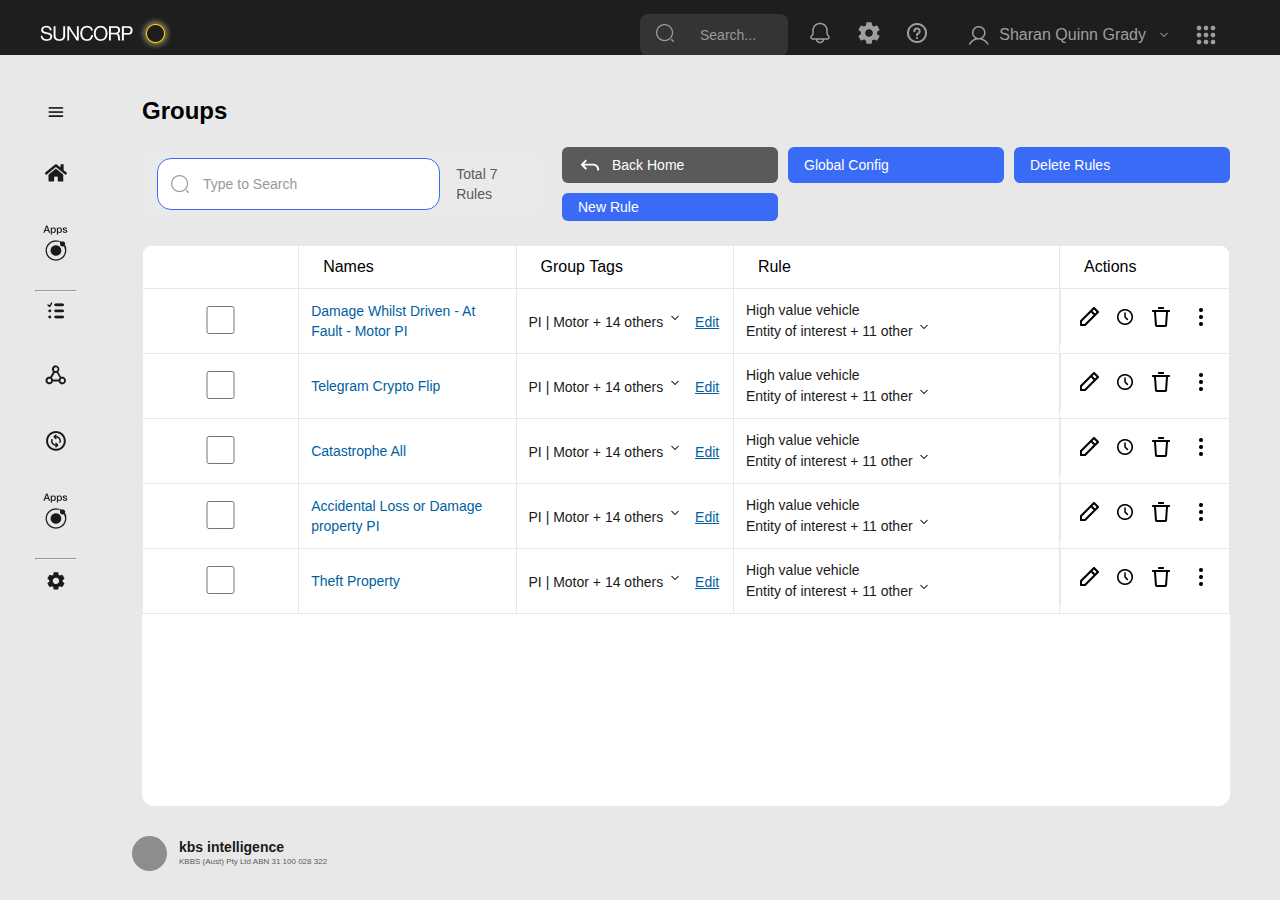
<file: asset/New folder/index02.html>
<!DOCTYPE html>
<html lang="en">
  <head>
    <meta charset="UTF-8" />
    <meta name="viewport" content="width=device-width, initial-scale=1.0" />
    <title>Document</title>

    <!-- Reset CSS : Clears Browser's Default Formatting , For Cross Browser Compatibility-->
    <link rel="stylesheet" href="assets/css/reset.css" />
    <link rel="stylesheet" href="assets/css/base.css" />
    <link rel="stylesheet" href="assets/css/layout.css" />
    <link rel="stylesheet" href="assets/css/13.css" />
    <!-- <link rel="stylesheet" href="assets/css/footer.css"> -->
  </head>
  <style>
    :root {
      --primary: #2a2a2a;
      --secondary: #e9e8e8;
      --accent: #005fa3;
      --text: #5a5a5a;
      --border: #ffffff;
      --dark-bg: #000000;
      --secondary-text: #9e9e9e;
      --sidebar-bg: #e9e8e8;
      --hover: #ffffff;
    }

    * {
      margin: 0;
      padding: 0;
      box-sizing: border-box;
      font-family: "Helvetica Neue", Arial, sans-serif;
    }

    body {
      background-color: var(--secondary);
      color: var(--text);
    }

    /* MAIN CONTENT */
    .main-content {
      flex: 1;
      display: flex;
      flex-direction: column;
    }

    .page-header {
      background-color: #e9e8e8;
      padding: 24px 30px;
    }

    .page-title {
      font-size: 24px;
      font-weight: 600;
      color: var(--dark-bg);
    }

    /* SEARCH AND ACTION BAR */
    .search-action-bar {
      display: flex;
      justify-content: space-between;
      align-items: center;
      padding: 0px 30px;
      padding-bottom: 24px;
      background-color: #e9e8e8;
      gap: 20px;
    }

    .search-container {
      display: flex;
      align-items: center;
      gap: 16px;
      flex: 1;
    }

    .main-header-search-stl {
      display: flex;
      width: 320px;
      align-items: center;
      background: var(--border);
      border-radius: 14px;
      padding: 9px 12px;
      gap: 12px;
      border: 1px solid #396bf6;
    }

    .search-icon {
      font-size: 20px;
      color: #999;
      flex-shrink: 0;
    }

    .search-input {
      width: 100%;
      border: none;
      background: none;
      color: var(--secondary-text);
      font-size: 14px;
      outline: none;
      flex: 1;
    }

    .search-input::placeholder {
      color: #999;
    }

    .search-count {
      font-size: 14px;
      font-weight: 400;
      color: var(--text);
      line-height: 20px;
    }

    .action-buttons {
      display: flex;
      gap: 10px;
      flex-wrap: wrap;
    }

    .btn {
      padding: 6px 16px;
      border: none;
      border-radius: 6px;
      font-size: 14px;
      font-weight: 500;
      cursor: pointer;
      transition: all 0.2s;
      display: flex;
      align-items: center;
      gap: 10px;
      justify-content: flex-start;
    }

    .btn-back {
      background-color: var(--text);
      color: var(--hover);
    }

    .btn-back:hover {
      background-color: var(--primary);
    }

    .btn-config {
      background-color: #396bf6;
      color: var(--border);
    }

    .btn-config:hover {
      background-color: #005fa3;
    }

    .btn-delete {
      background-color: #396bf6;
      color: var(--border);
    }

    .btn-delete:hover {
      background-color: #005fa3;
    }

    .btn-new {
      background-color: #396bf6;
      color: white;
    }

    .btn-new:hover {
      background-color: #005fa3;
    }

    /* TABLE */
    .table-container {
      flex: 1;
      padding: -1px 0px;
      background-color: var(--border);
      border-radius: 12px;
      margin: 0 30px 30px 30px;
    }

    .table-main-container {
      height: 500px;
    }

    .rules-table {
      width: 100%;
      border-collapse: collapse;
    }

    .rules-table thead {
      border-bottom: 1px solid var(--text);
      position: sticky;
      top: 0;
    }

    .rules-table th {
      padding: 12px 24px;
      text-align: left;
      font-size: 16px;
      font-weight: 500;
      color: var(--dark-bg);
      line-height: 18px;
      letter-spacing: 0px;
      border-top: 1px solid var(--secondary);
      border-right: 1px solid var(--secondary);
      border-left: 1px solid var(--secondary);
    }

    .col-checkbox {
      width: 48px;
    }

    .col-tags {
      width: 20%;
    }

    .col-rule {
      width: 30%;
    }

    .col-actions {
      width: 15%;
    }

    .rules-table tbody tr {
      border: 1px solid var(--secondary);
      transition: background-color 0.2s;
    }

    .rules-table tbody tr:hover {
      background-color: var(--hover);
    }

    .rules-table td {
      padding: 12px;
      font-size: 14px;
      color: #1a1a1a;
      vertical-align: middle;
      border-right: 1px solid var(--secondary);
      border-left: 1px solid var(--secondary);
    }

    .rules-table td:last-child {
      border-right: none;
    }

    .rule-link {
      font-size: 14px;
      color: var(--accent);
      text-decoration: none;
      font-weight: 500;
      line-height: 20px;
      letter-spacing: 0px;
    }

    .rule-link:hover {
      text-decoration: underline;
    }

    .tag-text {
      color: #1a1a1a;
      font-size: 14px;
      font-weight: 400;
      line-height: 20px;
      letter-spacing: 0px;
    }

    .tag-dropdown {
      font-size: 18px;
      color: var(--accent);
      margin-left: -4px;
      vertical-align: middle;
    }

    .rule-edit {
      color: var(--accent);
      font-weight: 500;
      font-size: 14px;
      margin-left: 8px;
    }

    .rule-edit:hover {
      text-decoration: underline;
    }

    .rule-label {
      display: block;
      color: #1a1a1a;
      font-size: 14px;
      margin-top: 2px;
    }

    .rule-secondary {
      display: block;
      margin-top: 2px;
      font-size: 14px;
      color: #1a1a1a;
      line-height: 20px;
    }

    .actions-cell {
      display: flex;
      gap: 8px;
      align-items: center;
    }

    .action-btn {
      background: none;
      border: none;
      cursor: pointer;
      padding: 4px;
      border-radius: 3px;
      transition: all 0.2s;
      color: var(--text);
      display: flex;
      align-items: center;
      justify-content: center;
    }

    .action-btn .material-icons {
      font-size: 18px;
    }
    /* CHECKBOXES */
    input[type="checkbox"] {
      cursor: pointer;
      width: 100%;
      height: 28px;
      accent-color: var(--accent);
    }

    /* TOOLTIP */
    .tooltip {
      position: relative;
      cursor: pointer;
    }

    .tooltip::after {
      content: attr(data-tooltip);
      position: absolute;
      bottom: 125%;
      left: 50%;
      transform: translateX(-50%);
      background: #333;
      color: white;
      padding: 8px 12px;
      border-radius: 6px;
      font-size: 14px;
      white-space: nowrap;
      opacity: 1;
      pointer-events: none;
      z-index: 1000;
      box-shadow: 0 2px 8px rgba(0, 0, 0, 0.2);
      margin-bottom: 8px;
    }

    .tooltip::before {
      content: "";
      position: absolute;
      bottom: 115%;
      left: 50%;
      transform: translateX(-50%) rotate(45deg);
      width: 8px;
      height: 8px;
      background: #333;
      z-index: 1000;
    }

    /* SCROLLBAR */
    ::-webkit-scrollbar {
      width: 8px;
      height: 8px;
    }

    ::-webkit-scrollbar-track {
      background: #f1f1f1;
    }

    ::-webkit-scrollbar-thumb {
      background: #bbb;
      border-radius: 4px;
    }

    ::-webkit-scrollbar-thumb:hover {
      background: #888;
    }
    .iconsss {
      height: 24px;
      width: 24px;
      filter: brightness(0) invert(1);
    }
  </style>
  <body>
    <!-- Header Begins Here -->
    <header>
      <!-- Left Column In Header : Logo Only -->
      <div class="column-left">
        <div class="logo-container">
          <img src="assets/images/logo.png" alt="No Header Logo" />
        </div>
      </div>

      <!-- Right Column In Header : Search Bar Icons Profile -->
      <div class="column-right">
        <div class="search-container">
          <div class="search-icon">
            <img src="assets/images/search-normal.png" alt="" />
          </div>
          <input type="text" class="search-input" placeholder="Search..." />
        </div>

        <div class="icons-container">
          <img src="assets/images/hugeicons_notification-01.png" alt="" />
          <img src="assets/images/ion_settings-sharp.png" alt="" />
          <img src="assets/images/mingcute_question-line.png" alt="" />
        </div>

        <div class="profile-container">
          <!-- Profile Avatar Icon -->
          <img src="assets/images/Vector.png" alt="" />
          <span>Sharan Quinn Grady</span>

          <!-- Arrow Down Icon-->
          <img src="assets/images/lsicon_down-filled.png" alt="" />
          <img src="assets/images/notification-bing.png" alt="" />
        </div>
      </div>
    </header>
    <!-- Header Ends Here -->

    <div class="body-container">
      <div class="column-left">
        <div class="sidebar-icons">
          <img src="assets/images/Frame 1272627065.png" alt="" />
          <img src="assets/images/Frame 1272627038.png" alt="" />
          <img src="assets/images/Frame 1272627066.png" alt="" />

          <hr />

          <img src="assets/images/Frame 1272627067.png" alt="" />
          <img src="assets/images/Frame 1272627068.png" alt="" />
          <img src="assets/images/Frame 1272627071.png" alt="" />
          <img src="assets/images/Frame 1272627066.png" alt="" />

          <hr />

          <img src="assets/images/Frame 1272627070.png" alt="" />
        </div>
      </div>

      <div class="column-right">
        <!-- Body Code Begins Here -->
        <main class="main-content">
          <div class="page-header">
            <h2 class="page-title">Groups</h2>
          </div>

          <div class="search-action-bar">
            <div class="search-container">
              <div class="main-header-search-stl">
                <img
                  src="assets/images/search-normal.png"
                  alt="Back"
                  class="icon"
                />
                <input
                  type="text"
                  class="search-input"
                  placeholder="Type to Search"
                />
              </div>
              <span class="search-count">Total 7 Rules</span>
            </div>

            <div class="action-buttons">
              <button class="btn btn-back">
                <img
                  src="assets/images/back_arrow_icon.svg"
                  alt="Back"
                  class="iconsss"
                />
                Back Home
              </button>
              <button class="btn btn-config">Global Config</button>
              <button class="btn btn-delete">Delete Rules</button>
              <button class="btn btn-new">New Rule</button>
            </div>
          </div>

          <div class="table-container">
            <div class="table-main-container">
              <table class="rules-table">
                <thead>
                  <tr>
                    <th class="col-checkbox"></th>
                    <th class="col-tags">Names</th>
                    <th class="col-tags">Group Tags</th>
                    <th class="col-rule">Rule</th>
                    <th class="col-actions">Actions</th>
                  </tr>
                </thead>
                <tbody>
                  <tr>
                    <td><input type="checkbox" /></td>
                    <td>
                      <a href="#" class="rule-link"
                        >Damage Whilst Driven - At Fault - Motor PI</a
                      >
                    </td>
                    <td>
                      <span class="tag-text">PI | Motor + 14 others</span>
                      <img
                        src="assets/images/lsicon_down-filled.png"
                        style="filter: brightness(0)"
                        alt="Duplicate"
                      />
                      <a href="#" class="rule-edit">Edit</a>
                    </td>
                    <td>
                      <span class="rule-label">High value vehicle</span>
                      <span class="rule-secondary"
                        >Entity of interest + 11 other
                        <img
                          src="assets/images/lsicon_down-filled.png"
                          style="filter: brightness(0)"
                          alt="Duplicate"
                        />
                      </span>
                    </td>
                    <td class="actions-cell">
                      <button class="action-btn" title="Edit">
                        <img src="assets/images/14/mi_edit.png" alt="Edit" />
                      </button>
                      <button class="action-btn" title="Duplicate">
                        <img
                          src="assets/images/14/Inception Concerns - Motor.png"
                          style="filter: grayscale(10); filter: brightness(0)"
                          alt="Duplicate"
                        />
                      </button>
                      <button class="action-btn" title="Delete">
                        <img
                          src="assets/images/14/mingcute_delete-line.png"
                          alt="Delete"
                        />
                      </button>
                      <button class="action-btn" title="More">
                        <img
                          src="assets/images/14/mingcute_more-2-fill.png"
                          alt="Delete"
                        />
                      </button>
                    </td>
                  </tr>
                  <tr>
                    <td><input type="checkbox" /></td>
                    <td>
                      <a href="#" class="rule-link">Telegram Crypto Flip</a>
                    </td>
                    <td>
                      <span class="tag-text">PI | Motor + 14 others</span>
                      <img
                        src="assets/images/lsicon_down-filled.png"
                        style="filter: brightness(0)"
                        alt="Duplicate"
                      />
                      <a href="#" class="rule-edit">Edit</a>
                    </td>
                    <td>
                      <span class="rule-label">High value vehicle</span>
                      <span class="rule-secondary"
                        >Entity of interest + 11 other
                        <img
                          src="assets/images/lsicon_down-filled.png"
                          style="filter: brightness(0)"
                          alt="Duplicate"
                        />
                      </span>
                    </td>
                    <td class="actions-cell">
                      <button class="action-btn" title="Edit">
                        <img src="assets/images/14/mi_edit.png" alt="Edit" />
                      </button>
                      <button class="action-btn" title="Duplicate">
                        <img
                          src="assets/images/14/Inception Concerns - Motor.png"
                          style="filter: grayscale(10); filter: brightness(0)"
                          alt="Duplicate"
                        />
                      </button>
                      <button class="action-btn" title="Delete">
                        <img
                          src="assets/images/14/mingcute_delete-line.png"
                          alt="Delete"
                        />
                      </button>
                      <button class="action-btn" title="More">
                        <img
                          src="assets/images/14/mingcute_more-2-fill.png"
                          alt="Delete"
                        />
                      </button>
                    </td>
                  </tr>
                  <tr>
                    <td><input type="checkbox" /></td>
                    <td><a href="#" class="rule-link">Catastrophe All</a></td>
                    <td>
                      <span class="tag-text">PI | Motor + 14 others</span>
                      <img
                        src="assets/images/lsicon_down-filled.png"
                        style="filter: brightness(0)"
                        alt="Duplicate"
                      />
                      <a href="#" class="rule-edit">Edit</a>
                    </td>
                    <td>
                      <span class="rule-label">High value vehicle</span>
                      <span class="rule-secondary"
                        >Entity of interest + 11 other
                        <img
                          src="assets/images/lsicon_down-filled.png"
                          style="filter: brightness(0)"
                          alt="Duplicate"
                        />
                      </span>
                    </td>
                    <td class="actions-cell">
                      <button class="action-btn" title="Edit">
                        <img src="assets/images/14/mi_edit.png" alt="Edit" />
                      </button>
                      <button class="action-btn" title="Duplicate">
                        <img
                          src="assets/images/14/Inception Concerns - Motor.png"
                          style="filter: grayscale(10); filter: brightness(0)"
                          alt="Duplicate"
                        />
                      </button>
                      <button class="action-btn" title="Delete">
                        <img
                          src="assets/images/14/mingcute_delete-line.png"
                          alt="Delete"
                        />
                      </button>
                      <button class="action-btn" title="More">
                        <img
                          src="assets/images/14/mingcute_more-2-fill.png"
                          alt="Delete"
                        />
                      </button>
                    </td>
                  </tr>
                  <tr>
                    <td><input type="checkbox" /></td>
                    <td>
                      <a href="#" class="rule-link"
                        >Accidental Loss or Damage property PI</a
                      >
                    </td>
                    <td>
                      <span class="tag-text">PI | Motor + 14 others</span>
                      <img
                        src="assets/images/lsicon_down-filled.png"
                        style="filter: brightness(0)"
                        alt="Duplicate"
                      />
                      <a href="#" class="rule-edit">Edit</a>
                    </td>
                    <td>
                      <span class="rule-label">High value vehicle</span>
                      <span class="rule-secondary"
                        >Entity of interest + 11 other
                        <img
                          src="assets/images/lsicon_down-filled.png"
                          style="filter: brightness(0)"
                          alt="Duplicate"
                        />
                      </span>
                    </td>
                    <td class="actions-cell">
                      <button class="action-btn" title="Edit">
                        <img src="assets/images/14/mi_edit.png" alt="Edit" />
                      </button>
                      <button class="action-btn" title="Duplicate">
                        <img
                          src="assets/images/14/Inception Concerns - Motor.png"
                          style="filter: grayscale(10); filter: brightness(0)"
                          alt="Duplicate"
                        />
                      </button>
                      <button class="action-btn" title="Delete">
                        <img
                          src="assets/images/14/mingcute_delete-line.png"
                          alt="Delete"
                        />
                      </button>
                      <button class="action-btn" title="More">
                        <img
                          src="assets/images/14/mingcute_more-2-fill.png"
                          alt="Delete"
                        />
                      </button>
                    </td>
                  </tr>
                  <tr>
                    <td><input type="checkbox" /></td>
                    <td><a href="#" class="rule-link">Theft Property</a></td>
                    <td>
                      <span class="tag-text">PI | Motor + 14 others</span>
                      <img
                        src="assets/images/lsicon_down-filled.png"
                        style="filter: brightness(0)"
                        alt="Duplicate"
                      />
                      <a href="#" class="rule-edit">Edit</a>
                    </td>
                    <td>
                      <span class="rule-label">High value vehicle</span>
                      <span class="rule-secondary"
                        >Entity of interest + 11 other
                        <img
                          src="assets/images/lsicon_down-filled.png"
                          style="filter: brightness(0)"
                          alt="Duplicate"
                        />
                      </span>
                    </td>
                    <td class="actions-cell">
                      <button class="action-btn" title="Edit">
                        <img src="assets/images/14/mi_edit.png" alt="Edit" />
                      </button>
                      <button class="action-btn" title="Duplicate">
                        <img
                          src="assets/images/14/Inception Concerns - Motor.png"
                          style="filter: grayscale(10); filter: brightness(0)"
                          alt="Duplicate"
                        />
                      </button>
                      <button class="action-btn" title="Delete">
                        <img
                          src="assets/images/14/mingcute_delete-line.png"
                          alt="Delete"
                        />
                      </button>
                      <button class="action-btn" title="More">
                        <img
                          src="assets/images/14/mingcute_more-2-fill.png"
                          alt="Delete"
                        />
                      </button>
                    </td>
                  </tr>
                </tbody>
              </table>
            </div>
          </div>
        </main>
        <!-- Body Code Ends Here -->

        <footer>
          <div class="icon-box d-flex">
            <div class="circle-box mr-3"></div>
            <div class="icon-box-content">
              <h4 class="ft-14 mt-1 mb-1">kbs intelligence</h4>
              <p>KBBS (Aust) Pty Ltd ABN 31 100 028 322</p>
            </div>
          </div>
        </footer>
      </div>
    </div>
  </body>
</html>
</file>
<file: styles.css>
:root {
  --primary: #2a2a2a;
  --secondary: #e9e8e8;
  --accent: #005fa3;
  --text: #5a5a5a;
  --border: #ffffff;
  --dark-bg: #000000;
  --secondary-text: #9e9e9e;
  --sidebar-bg: #e9e8e8;
  --hover: #ffffff;
}

* {
  margin: 0;
  padding: 0;
  box-sizing: border-box;
  font-family: "Helvetica Neue", Arial, sans-serif;
}

body {
  background-color: var(--secondary);
  color: var(--text);
}

/* HEADER NAVBAR */
.header {
  display: flex;
  align-items: center;
  justify-content: space-between;
  background-color: var(--dark-bg);
  color: var(--dark-bg);
  padding: 10px 60px;
  border-bottom: 1px solid #333;
  gap: 16px;
}

.header-left {
  display: flex;
  align-items: center;
  gap: 12px;
  min-width: 160px;
}

.logo {
  font-size: 20px;
  line-height: 20px;
  font-weight: 400;
  letter-spacing: 0px;
  color: var(--border);
}

.logo-dot {
  width: 19px;
  height: 19px;
  background-color: transparent; /* center is transparent */
  border: 1px solid #ffd600; /* neon border color */
  border-radius: 50%;
  box-shadow: 0 0 6px #fbeca1, 0 0 12px #fbeca1, 0 0 18px #fbeca1; /* neon glow */
}

.header-center {
  flex: 1;
  max-width: 400px;
  display: flex;
  align-items: center;
}

.search-container-header {
  width: 320px;
  display: flex;
  align-items: center;
  background-color: #333333;
  border-radius: 4px;
  padding: 9px 12px;
  gap: 12px;
}

.search-icon {
  font-size: 20px;
  color: #999;
  flex-shrink: 0;
}

.search-input {
  width: 100%;
  border: none;
  background: none;
  color: var(--secondary-text);
  font-size: 14px;
  outline: none;
  flex: 1;
}
.icon-btn .material-icons {
  font-size: 20px;
  color: var(--secondary-text);
}
.search-input::placeholder {
  color: #999;
}

.header-right {
  display: flex;
  align-items: center;
  gap: 8px;
}

.icon-btn {
  background: none;
  border: none;
  color: white;
  cursor: pointer;
  padding: 8px;
  border-radius: 4px;
  transition: background-color 0.2s;
  display: flex;
  align-items: center;
  justify-content: center;
}

.icon-btn:hover {
  background-color: #3a3a3a;
}

.icon-btn .material-icons {
  font-size: 24px;
}

.header-divider {
  width: 1px;
  height: 24px;
  background-color: #444;
  margin: 0 8px;
}

.user-profile {
  display: flex;
  align-items: center;
  gap: 8px;
  padding: 6px 12px;
  border-radius: 4px;
}

.user-avatar {
  border-radius: 50%;
  display: flex;
  align-items: center;
  justify-content: center;
  font-size: 14px;
  font-weight: 600;
  color: var(--secondary-text);
}

.user-name {
  color: var(--secondary-text);
  font-size: 12px;
  max-width: 120px;
  line-height: 20px;
  overflow: hidden;
  text-overflow: ellipsis;
  white-space: nowrap;
  letter-spacing: 0px;
}

.dropdown-arrow {
  font-size: 20px !important;
  color: var(--secondary-text);
}

/* MAIN CONTAINER */
.container {
  display: flex;
  height: calc(100vh - 56px);
}

/* SIDEBAR */
.sidebar {
  width: 64px;
  background-color: var(--sidebar-bg);
  padding: 29.54px 11.04px;
}

.nav-menu {
  display: flex;
  flex-direction: column;
  gap: 19.69px;
  list-style: none;
}

.nav-item {
  width: 48px;
  height: 48px;
  background: none;
  border: none;
  color: #1a1a1a;
  cursor: pointer;
  transition: all 0.2s;
  display: flex;
  align-items: center;
  justify-content: center;
  border-left: 3px solid transparent;
  flex-direction: column;
  gap: 8px;
}

.nav-item:hover {
  background-color: #e0e0e0;
}

.nav-item.dashboard-icon {
  color: var(--accent);
  border-left-color: var(--accent);
  background-color: #e8f4fd;
}

.nav-item .material-icons {
  font-size: 24px;
}

/* MAIN CONTENT */
.main-content {
  flex: 1;
  display: flex;
  flex-direction: column;
}

.page-header {
  background-color: #e9e8e8;
  padding: 24px 30px;
}

.page-title {
  font-size: 24px;
  font-weight: 600;
  color: var(--dark-bg);
}

/* SEARCH AND ACTION BAR */
.search-action-bar {
  display: flex;
  justify-content: space-between;
  align-items: center;
  padding: 20px 30px;
  background-color: #e9e8e8;
  gap: 20px;
}

.search-container {
  display: flex;
  align-items: center;
  gap: 16px;
  flex: 1;
}

.search-field {
  padding: 8px 12px;
  border: 1px solid var(--border);
  border-radius: 4px;
  font-size: 13px;
  width: 200px;
  outline: none;
}

.search-field::placeholder {
  color: #999;
}

.search-count {
  font-size: 14px;
  font-weight: 400;
  color: var(--text);
  line-height: 20px;
}

.action-buttons {
  display: flex;
  gap: 10px;
  flex-wrap: wrap;
}

.btn {
  padding: 6px 16px;
  border: none;
  border-radius: 6px;
  font-size: 12px;
  font-weight: 500;
  cursor: pointer;
  transition: all 0.2s;
  display: flex;
  align-items: center;
  gap: 10px;
}

.btn-back {
  background-color: var(--text);
  color: var(--hover);
}

.btn-back:hover {
  background-color: var(--primary);
}

.btn-back .material-icons {
  font-size: 18px;
}

.btn-config {
  background-color: #396bf6;
  color: var(--border);
}

.btn-config:hover {
  background-color: #005fa3;
}

.btn-delete {
  background-color: #396bf6;
  color: var(--border);
}

.btn-delete:hover {
  background-color: #005fa3;
}

.btn-new {
  background-color: #396bf6;
  color: white;
}

.btn-new:hover {
  background-color: #005fa3;
}
.main-header-search-stl {
  display: flex;
  width: 320px;
  display: flex;
  align-items: center;
  background: var(--border);
  border-radius: 14px;
  padding: 9px 12px;
  gap: 12px;
  border: 1px solid #396bf6;
}
/* TABLE */
.table-container {
  flex: 1;
  padding: -1px 0px;
  background-color: var(--border);
  border-radius: 12px;
  margin: 0 30px 30px 30px;
}

.rules-table {
  width: 100%;
  border-collapse: collapse;
}

.rules-table thead {
  border-bottom: 1px solid var(--border);
  position: sticky;
  top: 0;
}

.rules-table th {
  padding: 12px 24px;
  text-align: left;
  font-size: 16px;
  font-weight: 500;
  color: var(--dark-bg);
  line-height: 18px;
  letter-spacing: 0px;
}

.col-checkbox {
  width: 48px;
}

.col-names {
  width: 25%;
}

.col-tags {
  width: 20%;
}

.col-rule {
  width: 30%;
}

.col-actions {
  width: 15%;
}

.rules-table tbody tr {
  border-bottom: 1px solid var(--border);
  transition: background-color 0.2s;
}

.rules-table tbody tr:hover {
  background-color: var(--hover);
}

.rules-table td {
  padding: 12px;
  font-size: 14px;
  color: #1a1a1a;
  vertical-align: middle;
}

.rule-link {
  font-size: 14px;
  color: var(--accent);
  text-decoration: none;
  font-weight: 500;
  line-height: 20px;
  letter-spacing: 0px;
}

.rule-link:hover {
  text-decoration: underline;
}

.tag-text {
  color: #1a1a1a;
  font-size: 14px;
  font-weight: 400;
  line-height: 20px;
  letter-spacing: 0px;
}

.tag-dropdown {
  font-size: 18px;
  color: var(--accent);
  margin-left: -4px;
  vertical-align: middle;
}

.rule-edit {
  color: var(--accent);
  text-decoration: none;
  font-weight: 500;
  font-size: 14px;
  margin-left: 8px;
}

.rule-edit:hover {
  text-decoration: underline;
}

.rule-label {
  display: block;
  color: #1a1a1a;
  font-size: 14x;
  margin-top: 2px;
}

.rule-secondary {
  display: block;
  margin-top: 2px;
  font-size: 14px;
  color: #1a1a1a;
  line-height: 20px;
}

.actions-cell {
  display: flex;
  gap: 8px;
  align-items: center;
}

.action-btn {
  background: none;
  border: none;
  cursor: pointer;
  padding: 4px;
  border-radius: 3px;
  transition: all 0.2s;
  color: #666;
  display: flex;
  align-items: center;
  justify-content: center;
}

.action-btn:hover {
  background-color: #e0e0e0;
  color: var(--text);
}

.action-btn .material-icons {
  font-size: 18px;
}

/* FOOTER */
.footer {
  padding: 15px 30px;
  color: var(--text);
  display: flex;
  flex-direction: column;
  height: 120px;
  width: 350px;
}

.footer-status {
  display: flex;
  align-items: center;
  gap: 6px;
  color: var(--secondary-text);
}

.status-indicator {
  width: 35px;
  height: 35px;
  background-color: #8d8d8d;
  border-radius: 50%;
}

.status-text {
  color: #1a1a1a;
  font-weight: 500;
  line-height: 20px;
  font-size: 14px;
  letter-spacing: 0px;
}

.footer-meta {
  font-size: 8px;
  color: #5A5A5A;
  line-height: 100%;
}
/* CHECKBOXES */
input[type="checkbox"] {
  cursor: pointer;
  width: 100%;
  height: 28px;
  accent-color: var(--accent);
}

/* SCROLLBAR */
::-webkit-scrollbar {
  width: 8px;
  height: 8px;
}

::-webkit-scrollbar-track {
  background: #f1f1f1;
}

::-webkit-scrollbar-thumb {
  background: #bbb;
  border-radius: 4px;
}

::-webkit-scrollbar-thumb:hover {
  background: #888;
}

/* RESPONSIVE */
@media (max-width: 1024px) {
  .user-name {
    display: none;
  }

  .header-divider {
    display: none;
  }

  .search-action-bar {
    flex-direction: column;
    align-items: stretch;
  }

  .search-container {
    flex-direction: column;
  }

  .action-buttons {
    width: 100%;
    justify-content: flex-start;
  }

  .page-header,
  .search-action-bar,
  .table-container {
    padding-left: 20px;
    padding-right: 20px;
  }

  .col-rule {
    display: none;
  }

  .col-tags {
    display: none;
  }

  .col-names {
    width: 60%;
  }

  .col-actions {
    width: 25%;
  }
}

@media (max-width: 768px) {
  .header {
    flex-direction: column;
    gap: 12px;
    padding: 12px;
  }

  .header-center {
    width: 100%;
    max-width: none;
  }

  .header-right {
    width: 100%;
    justify-content: space-between;
  }

  .sidebar {
    width: 100%;
    height: auto;
    border-right: none;
    border-bottom: 1px solid var(--border);
  }

  .nav-menu {
    flex-direction: row;
    gap: 0;
  }

  .nav-item {
    width: auto;
    height: auto;
    padding: 12px 16px;
    border-left: none;
    border-bottom: 3px solid transparent;
  }

  .nav-item.dashboard-icon {
    border-left: none;
    border-bottom-color: var(--accent);
  }

  .page-header,
  .search-action-bar,
  .table-container {
    padding-left: 16px;
    padding-right: 16px;
  }

  .col-tags,
  .col-rule {
    display: none;
  }
}

@media (max-width: 480px) {
  .logo {
    font-size: 12px;
  }

  .header-center {
    display: none;
  }

  .header-left,
  .header-right {
    gap: 6px;
  }

  .icon-btn {
    padding: 6px;
  }

  .icon-btn .material-icons {
    font-size: 18px;
  }

  .user-profile {
    display: none;
  }

  .page-header {
    padding: 16px 12px;
  }

  .page-title {
    font-size: 18px;
  }

  .search-action-bar {
    padding: 12px;
    flex-direction: column;
    gap: 12px;
  }

  .search-container {
    flex-direction: column;
    gap: 8px;
  }

  .search-field {
    width: 100%;
  }

  .action-buttons {
    flex-direction: column;
    gap: 8px;
  }

  .btn {
    width: 100%;
    justify-content: center;
  }

  .table-container {
    padding: 12px;
    margin: 12px;
    border-radius: 0;
  }

  .rules-table {
    font-size: 11px;
  }

  .rules-table th,
  .rules-table td {
    padding: 8px;
  }

  .col-checkbox {
    width: 32px;
  }

  .col-names {
    width: 50%;
  }

  .col-actions {
    width: 30%;
  }

  .action-btn .material-icons {
    font-size: 16px;
  }

  .footer {
    flex-direction: column;
    gap: 8px;
    padding: 12px;
  }

  .footer-status,
  .footer-meta {
    width: 100%;
    text-align: center;
  }
}
</file>
<file: asset/New folder/assets/css/base.css>
/* Display Utilities */
.d-flex { display: flex; }
.d-block { display: block; }
.d-inline { display: inline; }
.d-inline-block { display: inline-block; }
.d-grid { display: grid; }
.d-none { display: none; }
.d-inline-flex { display: inline-flex; }

/* Flexbox Utilities */
.flex-row { flex-direction: row; }
.flex-column { flex-direction: column; }
.flex-row-reverse { flex-direction: row-reverse; }
.flex-column-reverse { flex-direction: column-reverse; }

.flex-wrap { flex-wrap: wrap; }
.flex-nowrap { flex-wrap: nowrap; }
.flex-wrap-reverse { flex-wrap: wrap-reverse; }

.justify-start { justify-content: flex-start; }
.justify-end { justify-content: flex-end; }
.justify-center { justify-content: center; }
.justify-between { justify-content: space-between; }
.justify-around { justify-content: space-around; }
.justify-evenly { justify-content: space-evenly; }

.align-start { align-items: flex-start; }
.align-end { align-items: flex-end; }
.align-center { align-items: center; }
.align-baseline { align-items: baseline; }
.align-stretch { align-items: stretch; }

.flex-1 { flex: 1; }
.flex-auto { flex: auto; }
.flex-none { flex: none; }
.flex-grow { flex-grow: 1; }
.flex-shrink { flex-shrink: 1; }
.flex-shrink-0 { flex-shrink: 0; }

/* Font Size Utilities */
.ft-10 { font-size: 10px; }
.ft-12 { font-size: 12px; }
.ft-14 { font-size: 14px; }
.ft-16 { font-size: 16px; }
.ft-18 { font-size: 18px; }
.ft-20 { font-size: 20px; }
.ft-24 { font-size: 24px; }
.ft-28 { font-size: 28px; }
.ft-32 { font-size: 32px; }
.ft-36 { font-size: 36px; }
.ft-40 { font-size: 40px; }
.ft-48 { font-size: 48px; }
.ft-56 { font-size: 56px; }
.ft-64 { font-size: 64px; }

/* Font Weight Utilities */
.fw-100 { font-weight: 100; }
.fw-200 { font-weight: 200; }
.fw-300 { font-weight: 300; }
.fw-400 { font-weight: 400; }
.fw-500 { font-weight: 500; }
.fw-600 { font-weight: 600; }
.fw-700 { font-weight: 700; }
.fw-800 { font-weight: 800; }
.fw-900 { font-weight: 900; }

/* Line Height Utilities */
.lh-10 { line-height: 10px; }
.lh-12 { line-height: 12px; }
.lh-14 { line-height: 14px; }
.lh-16 { line-height: 16px; }
.lh-18 { line-height: 18px; }
.lh-20 { line-height: 20px; }
.lh-24 { line-height: 24px; }
.lh-28 { line-height: 28px; }
.lh-32 { line-height: 32px; }
.lh-36 { line-height: 36px; }
.lh-40 { line-height: 40px; }
.lh-48 { line-height: 48px; }
.lh-56 { line-height: 56px; }
.lh-64 { line-height: 64px; }

/* Text Alignment */
.text-left { text-align: left; }
.text-center { text-align: center; }
.text-right { text-align: right; }
.text-justify { text-align: justify; }

/* Spacing Utilities */
.m-0 { margin: 0; }
.m-1 { margin: 4px; }
.m-2 { margin: 8px; }
.m-3 { margin: 12px; }
.m-4 { margin: 16px; }
.m-5 { margin: 20px; }
.m-auto { margin: auto; }

.mt-0 { margin-top: 0; }
.mt-1 { margin-top: 4px; }
.mt-2 { margin-top: 8px; }
.mt-3 { margin-top: 12px; }
.mt-4 { margin-top: 16px; }
.mt-5 { margin-top: 20px; }

.mb-0 { margin-bottom: 0; }
.mb-1 { margin-bottom: 4px; }
.mb-2 { margin-bottom: 8px; }
.mb-3 { margin-bottom: 12px; }
.mb-4 { margin-bottom: 16px; }
.mb-5 { margin-bottom: 20px; }

.ml-0 { margin-left: 0; }
.ml-1 { margin-left: 4px; }
.ml-2 { margin-left: 8px; }
.ml-3 { margin-left: 12px; }
.ml-4 { margin-left: 16px; }
.ml-5 { margin-left: 20px; }

.mr-0 { margin-right: 0; }
.mr-1 { margin-right: 4px; }
.mr-2 { margin-right: 8px; }
.mr-3 { margin-right: 12px; }
.mr-4 { margin-right: 16px; }
.mr-5 { margin-right: 20px; }

.mx-0 { margin-left: 0; margin-right: 0; }
.mx-1 { margin-left: 4px; margin-right: 4px; }
.mx-2 { margin-left: 8px; margin-right: 8px; }
.mx-3 { margin-left: 12px; margin-right: 12px; }
.mx-4 { margin-left: 16px; margin-right: 16px; }
.mx-5 { margin-left: 20px; margin-right: 20px; }
.mx-auto { margin-left: auto; margin-right: auto; }

.my-0 { margin-top: 0; margin-bottom: 0; }
.my-1 { margin-top: 4px; margin-bottom: 4px; }
.my-2 { margin-top: 8px; margin-bottom: 8px; }
.my-3 { margin-top: 12px; margin-bottom: 12px; }
.my-4 { margin-top: 16px; margin-bottom: 16px; }
.my-5 { margin-top: 20px; margin-bottom: 20px; }
.my-auto { margin-top: auto; margin-bottom: auto; }

.p-0 { padding: 0; }
.p-1 { padding: 4px; }
.p-2 { padding: 8px; }
.p-3 { padding: 12px; }
.p-4 { padding: 16px; }
.p-5 { padding: 20px; }

.pt-0 { padding-top: 0; }
.pt-1 { padding-top: 4px; }
.pt-2 { padding-top: 8px; }
.pt-3 { padding-top: 12px; }
.pt-4 { padding-top: 16px; }
.pt-5 { padding-top: 20px; }

.pb-0 { padding-bottom: 0; }
.pb-1 { padding-bottom: 4px; }
.pb-2 { padding-bottom: 8px; }
.pb-3 { padding-bottom: 12px; }
.pb-4 { padding-bottom: 16px; }
.pb-5 { padding-bottom: 20px; }

.pl-0 { padding-left: 0; }
.pl-1 { padding-left: 4px; }
.pl-2 { padding-left: 8px; }
.pl-3 { padding-left: 12px; }
.pl-4 { padding-left: 16px; }
.pl-5 { padding-left: 20px; }

.pr-0 { padding-right: 0; }
.pr-1 { padding-right: 4px; }
.pr-2 { padding-right: 8px; }
.pr-3 { padding-right: 12px; }
.pr-4 { padding-right: 16px; }
.pr-5 { padding-right: 20px; }

.px-0 { padding-left: 0; padding-right: 0; }
.px-1 { padding-left: 4px; padding-right: 4px; }
.px-2 { padding-left: 8px; padding-right: 8px; }
.px-3 { padding-left: 12px; padding-right: 12px; }
.px-4 { padding-left: 16px; padding-right: 16px; }
.px-5 { padding-left: 20px; padding-right: 20px; }

.py-0 { padding-top: 0; padding-bottom: 0; }
.py-1 { padding-top: 4px; padding-bottom: 4px; }
.py-2 { padding-top: 8px; padding-bottom: 8px; }
.py-3 { padding-top: 12px; padding-bottom: 12px; }
.py-4 { padding-top: 16px; padding-bottom: 16px; }
.py-5 { padding-top: 20px; padding-bottom: 20px; }

/* Gap Utilities */
.gap-0 { gap: 0; }
.gap-1 { gap: 4px; }
.gap-2 { gap: 8px; }
.gap-3 { gap: 12px; }
.gap-4 { gap: 16px; }
.gap-5 { gap: 20px; }

/* Color Utilities */
.text-primary { color: #0056b3; }
.text-secondary { color: #6c757d; }
.text-success { color: #28a745; }
.text-danger { color: #dc3545; }
.text-warning { color: #ffc107; }
.text-info { color: #17a2b8; }
.text-light { color: #f8f9fa; }
.text-dark { color: #343a40; }
.text-white { color: #ffffff; }
.text-black { color: #000000; }
.text-muted { color: #6c757d; }

.bg-primary { background-color: #0056b3; }
.bg-secondary { background-color: #6c757d; }
.bg-success { background-color: #28a745; }
.bg-danger { background-color: #dc3545; }
.bg-warning { background-color: #ffc107; }
.bg-info { background-color: #17a2b8; }
.bg-light { background-color: #f8f9fa; }
.bg-dark { background-color: #343a40; }
.bg-white { background-color: #ffffff; }
.bg-transparent { background-color: transparent; }

/* Border Utilities */
.border { border: 1px solid #dee2e6; }
.border-0 { border: 0; }
.border-top { border-top: 1px solid #dee2e6; }
.border-bottom { border-bottom: 1px solid #dee2e6; }
.border-left { border-left: 1px solid #dee2e6; }
.border-right { border-right: 1px solid #dee2e6; }

.rounded { border-radius: 4px; }
.rounded-sm { border-radius: 2px; }
.rounded-lg { border-radius: 8px; }
.rounded-xl { border-radius: 12px; }
.rounded-full { border-radius: 50%; }


/* Top Left Radius */
.rounded-tl-0 { border-top-left-radius: 0; }
.rounded-tl-sm { border-top-left-radius: 2px; }
.rounded-tl { border-top-left-radius: 4px; }
.rounded-tl-md { border-top-left-radius: 6px; }
.rounded-tl-lg { border-top-left-radius: 8px; }
.rounded-tl-xl { border-top-left-radius: 12px; }
.rounded-tl-2xl { border-top-left-radius: 16px; }
.rounded-tl-3xl { border-top-left-radius: 24px; }
.rounded-tl-full { border-top-left-radius: 50%; }

/* Top Right Radius */
.rounded-tr-0 { border-top-right-radius: 0; }
.rounded-tr-sm { border-top-right-radius: 2px; }
.rounded-tr { border-top-right-radius: 4px; }
.rounded-tr-md { border-top-right-radius: 6px; }
.rounded-tr-lg { border-top-right-radius: 8px; }
.rounded-tr-xl { border-top-right-radius: 12px; }
.rounded-tr-2xl { border-top-right-radius: 16px; }
.rounded-tr-3xl { border-top-right-radius: 24px; }
.rounded-tr-full { border-top-right-radius: 50%; }

/* Bottom Right Radius */
.rounded-br-0 { border-bottom-right-radius: 0; }
.rounded-br-sm { border-bottom-right-radius: 2px; }
.rounded-br { border-bottom-right-radius: 4px; }
.rounded-br-md { border-bottom-right-radius: 6px; }
.rounded-br-lg { border-bottom-right-radius: 8px; }
.rounded-br-xl { border-bottom-right-radius: 12px; }
.rounded-br-2xl { border-bottom-right-radius: 16px; }
.rounded-br-3xl { border-bottom-right-radius: 24px; }
.rounded-br-full { border-bottom-right-radius: 50%; }

/* Bottom Left Radius */
.rounded-bl-0 { border-bottom-left-radius: 0; }
.rounded-bl-sm { border-bottom-left-radius: 2px; }
.rounded-bl { border-bottom-left-radius: 4px; }
.rounded-bl-md { border-bottom-left-radius: 6px; }
.rounded-bl-lg { border-bottom-left-radius: 8px; }
.rounded-bl-xl { border-bottom-left-radius: 12px; }
.rounded-bl-2xl { border-bottom-left-radius: 16px; }
.rounded-bl-3xl { border-bottom-left-radius: 24px; }
.rounded-bl-full { border-bottom-left-radius: 50%; }

/* Top Sides (Both) */
.rounded-t-0 { border-top-left-radius: 0; border-top-right-radius: 0; }
.rounded-t-sm { border-top-left-radius: 2px; border-top-right-radius: 2px; }
.rounded-t { border-top-left-radius: 4px; border-top-right-radius: 4px; }
.rounded-t-md { border-top-left-radius: 6px; border-top-right-radius: 6px; }
.rounded-t-lg { border-top-left-radius: 8px; border-top-right-radius: 8px; }
.rounded-t-xl { border-top-left-radius: 12px; border-top-right-radius: 12px; }
.rounded-t-2xl { border-top-left-radius: 16px; border-top-right-radius: 16px; }
.rounded-t-3xl { border-top-left-radius: 24px; border-top-right-radius: 24px; }
.rounded-t-full { border-top-left-radius: 50%; border-top-right-radius: 50%; }

/* Right Sides (Both) */
.rounded-r-0 { border-top-right-radius: 0; border-bottom-right-radius: 0; }
.rounded-r-sm { border-top-right-radius: 2px; border-bottom-right-radius: 2px; }
.rounded-r { border-top-right-radius: 4px; border-bottom-right-radius: 4px; }
.rounded-r-md { border-top-right-radius: 6px; border-bottom-right-radius: 6px; }
.rounded-r-lg { border-top-right-radius: 8px; border-bottom-right-radius: 8px; }
.rounded-r-xl { border-top-right-radius: 12px; border-bottom-right-radius: 12px; }
.rounded-r-2xl { border-top-right-radius: 16px; border-bottom-right-radius: 16px; }
.rounded-r-3xl { border-top-right-radius: 24px; border-bottom-right-radius: 24px; }
.rounded-r-full { border-top-right-radius: 50%; border-bottom-right-radius: 50%; }

/* Bottom Sides (Both) */
.rounded-b-0 { border-bottom-left-radius: 0; border-bottom-right-radius: 0; }
.rounded-b-sm { border-bottom-left-radius: 2px; border-bottom-right-radius: 2px; }
.rounded-b { border-bottom-left-radius: 4px; border-bottom-right-radius: 4px; }
.rounded-b-md { border-bottom-left-radius: 6px; border-bottom-right-radius: 6px; }
.rounded-b-lg { border-bottom-left-radius: 8px; border-bottom-right-radius: 8px; }
.rounded-b-xl { border-bottom-left-radius: 12px; border-bottom-right-radius: 12px; }
.rounded-b-2xl { border-bottom-left-radius: 16px; border-bottom-right-radius: 16px; }
.rounded-b-3xl { border-bottom-left-radius: 24px; border-bottom-right-radius: 24px; }
.rounded-b-full { border-bottom-left-radius: 50%; border-bottom-right-radius: 50%; }

/* Left Sides (Both) */
.rounded-l-0 { border-top-left-radius: 0; border-bottom-left-radius: 0; }
.rounded-l-sm { border-top-left-radius: 2px; border-bottom-left-radius: 2px; }
.rounded-l { border-top-left-radius: 4px; border-bottom-left-radius: 4px; }
.rounded-l-md { border-top-left-radius: 6px; border-bottom-left-radius: 6px; }
.rounded-l-lg { border-top-left-radius: 8px; border-bottom-left-radius: 8px; }
.rounded-l-xl { border-top-left-radius: 12px; border-bottom-left-radius: 12px; }
.rounded-l-2xl { border-top-left-radius: 16px; border-bottom-left-radius: 16px; }
.rounded-l-3xl { border-top-left-radius: 24px; border-bottom-left-radius: 24px; }
.rounded-l-full { border-top-left-radius: 50%; border-bottom-left-radius: 50%; }

/* No Top Left */
.rounded-no-tl { border-top-left-radius: 0; }

/* No Top Right */
.rounded-no-tr { border-top-right-radius: 0; }

/* No Bottom Right */
.rounded-no-br { border-bottom-right-radius: 0; }

/* No Bottom Left */
.rounded-no-bl { border-bottom-left-radius: 0; }

/* Individual Pixel Values (if needed) */
.rounded-1 { border-radius: 1px; }
.rounded-2 { border-radius: 2px; }
.rounded-3 { border-radius: 3px; }
.rounded-4 { border-radius: 4px; }
.rounded-5 { border-radius: 5px; }
.rounded-6 { border-radius: 6px; }
.rounded-7 { border-radius: 7px; }
.rounded-8 { border-radius: 8px; }
.rounded-9 { border-radius: 9px; }
.rounded-10 { border-radius: 10px; }
.rounded-12 { border-radius: 12px; }
.rounded-14 { border-radius: 14px; }
.rounded-16 { border-radius: 16px; }
.rounded-20 { border-radius: 20px; }
.rounded-24 { border-radius: 24px; }
.rounded-28 { border-radius: 28px; }
.rounded-32 { border-radius: 32px; }

/* Position Utilities */
.position-static { position: static; }
.position-relative { position: relative; }
.position-absolute { position: absolute; }
.position-fixed { position: fixed; }
.position-sticky { position: sticky; }

/* Width & Height Utilities */
.w-100 { width: 100%; }
.w-75 { width: 75%; }
.w-50 { width: 50%; }
.w-25 { width: 25%; }
.w-auto { width: auto; }

.h-100 { height: 100%; }
.h-75 { height: 75%; }
.h-50 { height: 50%; }
.h-25 { height: 25%; }
.h-auto { height: auto; }

/* Overflow Utilities */
.overflow-auto { overflow: auto; }
.overflow-hidden { overflow: hidden; }
.overflow-visible { overflow: visible; }
.overflow-scroll { overflow: scroll; }

/* Cursor Utilities */
.cursor-pointer { cursor: pointer; }
.cursor-default { cursor: default; }
.cursor-not-allowed { cursor: not-allowed; }
.cursor-text { cursor: text; }

/* Opacity Utilities */
.opacity-0 { opacity: 0; }
.opacity-25 { opacity: 0.25; }
.opacity-50 { opacity: 0.5; }
.opacity-75 { opacity: 0.75; }
.opacity-100 { opacity: 1; }
</file>
<file: asset/New folder/assets/css/layout.css>
body {
  font-family: "Helvetica Neue", Helvetica, Arial, sans-serif;
}

/*
-----------------------------------------
HEADER CSS BEGINS HERE 
-----------------------------------------
*/

header {
  background: #1e1e1e;
  height: 55px;
  display: grid;
  grid-template-columns: 1fr 1fr;
  padding: 14px 40px;
}

.column-left {
  display: flex;
  align-items: center;
}

.column-right {
  display: flex;
  align-items: center;
}

/* Search Bar Styles */
.search-container {
  display: flex;
  align-items: center;
  background: rgba(255, 255, 255, 0.1);
  border-radius: 8px;
  padding: 5px 15px;
  width: 100%;
  max-width: 400px;
}

.search-icon {
  margin-right: 8px;
  color: rgba(255, 255, 255, 0.7);
}

.search-input {
  background: transparent;
  border: none;
  color: white;
  width: 100%;
  padding: 8px 0;
  font-size: 15px;
}

.search-input::placeholder {
  color: rgba(255, 255, 255, 0.5);
}

.search-input:focus {
  outline: none;
}

.icons-container { 
  padding: 0px 10px;
}

.icons-container img {
  margin: 0 10px;
}

.profile-container {
  display: flex;
  align-items: center;
  color: var(--secondary-text);
  padding: 0px 10px;
}

.profile-container img {
  margin: 0px 10px;
}

/*
-----------------------------------------
SIDEBAR & BODY CSS BEGINS HERE 
-----------------------------------------
*/

.body-container {
  display: flex;
  flex-direction: row;
  gap: 20px;
  padding: 20px;
  background-color: #e9e8e8;
  min-height: 300px;
  height: calc(100vh - 64px);
}

.body-container .column-left {
  /* flex: 0 0 64px; */
  /* Fixed width of 200px */
  display: flex;
  align-items: flex-start;
  padding: 15px;
  border-radius: 8px;
}

.body-container .column-left img {
  margin-bottom: 20px;
}

.body-container .column-left .sidebar-icons {
  display: flex;
  flex-direction: column;
}

.body-container .column-left .sidebar-icons hr {
  height: 1px;
  color: #9e9e9e;
  width: 100%;
}

.body-container .column-right {
  flex: 1;

  flex-direction: column;
  border-radius: 8px;
  /* box-shadow: 0 2px 4px rgba(0, 0, 0, 0.1); */
}

/*
-----------------------------------------
FOOTER CSS BEGINS HERE 
-----------------------------------------
*/

footer {
  width: 100%; /* make footer take full width */
  display: flex; /* make it a flex container */
  justify-content: flex-start; /* align children to left */
  align-items: center; /* vertically center the icon-box */
  padding: 0px 20px; /* optional padding */
}

.icon-box {
  margin-left: 0;
}

.circle-box {
  background-color: #8d8d8d;
  height: 35px;
  width: 35px;
  border-radius: 50%;
}

.icon-box-content h4 {
  color: #1a1a1a;
  font-weight: bold;
}

.icon-box-content p {
  color: #5a5a5a;
  font-size: 8px;
}
</file>
<file: asset/New folder/assets/css/13.css>
/* Icons Styles */

.body-container .detection-hub-hero {
  background: url("../images/detection-hub-bg.png") no-repeat center center;
  background-size: cover; /* This ensures the image covers the container */
  height: 370px; /* Increased height for better visibility */
  width: 100%;
  border-radius: 12px;

  display: flex;
  align-items: center;
  justify-content: center;
}

.detection-hub-header {
  margin: 0;
  border-radius: 8px;
  box-shadow: 0 2px 4px rgba(0, 0, 0, 0.1);
  /* position: relative;
    top: 50%;
    left: 50%;
    transform: translate(-50%, -50%);
    display: block; */
}

.detection-hub-header h1 {
  font-size: 32px;
  font-weight: 600;
  margin-bottom: 20px;
  color: #fff;
  text-align: center;
}

/* .button-group {
    display: flex;
    gap: 15px;
}

.btn {
    padding: 10px 20px;
    background-color: #FEEE50;
    color: #1A1A1A;
    border: none;
    border-radius: 4px;
    font-weight: 500;
    cursor: pointer;
    transition: background-color 0.2s;
} */

.button-group {
  display: flex;
  gap: 15px;
}

.btn {
  padding: 10px 15px;
  background-color: #feee50;
  color: #1a1a1a;
  border: none;
  border-radius: 8px;
  font-weight: 600;
  cursor: pointer;
  transition: background-color 0.2s;
  display: flex;
  align-items: center;
  justify-content: space-between;
  gap: 10px;
  width: 216px;
}

.btn:hover {
  background-color: #ffd700; /* Slightly darker yellow on hover */
}

/* Hide the CSS arrow if image loads */
/* .btn img {
    width: 16px;
    height: 16px;
    display: block;
} */

/* Cards Section Styles */
.cards-section {
  width: 100%;
  margin: 30px auto;
}

.cards-row {
  display: flex;
  gap: 20px;
  align-items: center;
  justify-content: center;
}

.card {
  background: white;
  padding-top: 20px;
  padding-bottom: 32px;
  padding-left: 20px;
  padding-right: 20px;
  border-radius: 18px;
  text-align: center;

  border: 1px solid #e0e0e0;
  height: 280px;
  width: 100%;
}

.card .card-image {
  display: flex;
  justify-content: flex-start;
}

.card .spacer {
  height: 30px;
}

.card .gradient-circle {
  display: flex;
  flex-direction: column;
  align-items: center;
  justify-content: flex-start;
  /* This will center it within the flex container */
  margin: auto;
  width: 200px;
  height: 200px;
  background: linear-gradient(#feee50, #ffffff);

  border-radius: 50%;
}

.number {
  font-weight: bold;
  margin-bottom: 8px;
  color: #1a1a1a;
  line-height: 30px;
}

.label {
  color: #1a1a1a;
  line-height: 1.4;
}

.card .bricks {
  display: flex;
  align-items: center;
  justify-content: center;
}

.card .brick {
  height: 52px;
  width: 9px;
  border-radius: 2px;
  background: #e0e0e0;
  margin: auto;
}

.card .brick-highlighted {
  background-color: #ffd600 !important;
}

.progress-bars-container {
  display: flex;
  gap: 15px;

  align-items: end;
  justify-content: center;
  /* height: 150px; */
}

.progress-track {
  width: 41px;

  background-color: #e0e0e0;

  overflow: hidden;
  position: relative;
}

.progress-fill {
  width: 100%;
  background-color: #feee50;

  position: absolute;
  bottom: 0;
}

:root {
  --size: 175px; /* overall circle size */
  --dot-size: 14px; /* single dot diameter */
  --radius: calc(var(--size) / 2 - var(--dot-size)); /* distance from center */
  --gap-start-rotation: -90deg; /* rotate whole ring so 0% starts at top; tweak as needed */
  --dot-gray: #dedede;
  --dot-yellow: #ffd94d;
  --center-color: #fff;
}

.stats-section {
  display: flex;
  /* gap:36px; */
  justify-content: center;
  align-items: center;
  padding: 10px;
}

/* wrapper holds dots and content */
.circle-wrapper {
  position: relative;
  width: var(--size);
  height: var(--size);
  display: inline-block;
  --dots: 24; /* fallback */
}

/* container for dots (we populate it with JS) */
.dots {
  position: absolute;
  inset: 0;
  display: block;
  transform: rotate(var(--gap-start-rotation)); /* rotate whole ring */
  pointer-events: none;
}

/* each dot is absolutely centered then rotated & translated outwards */
.dot {
  position: absolute;
  left: 50%;
  top: 50%;
  width: var(--dot-size);
  height: var(--dot-size);
  border-radius: 50%;
  background: var(--dot-gray);
  transform: translate(-50%, -50%) rotate(calc(var(--i) * 360deg / var(--dots)))
    translateY(calc(-1 * var(--radius)));
  transform-origin: center center;
  box-shadow: 0 1px 0 rgba(0, 0, 0, 0.02) inset;
  transition: background 0.25s ease, transform 0.25s ease;
}

/* active dots are yellow */
.dot.active {
  background: var(--dot-yellow);
}

/* center content over the ring */
.circle-content {
  position: absolute;
  inset: 0;
  display: flex;
  align-items: center;
  justify-content: center;
  flex-direction: column;
  text-align: center;
  pointer-events: auto;
  font-family: system-ui, -apple-system, "Segoe UI", Roboto, "Helvetica Neue",
    Arial;
}

.circle-content h2 {
  margin: 0;

  font-weight: bold;
  line-height: 1;
}

.circle-content p {
  margin: 4px 0 0;

  color: #333;
  line-height: 1.1;
}

/* small responsive tweak */
@media (max-width: 420px) {
  :root {
    --size: 100px;
    --dot-size: 10px;
  }
  .stats-section {
    gap: 18px;
  }
}
</file>
<file: asset/New folder/assets/css/footer.css>
footer {
    width: 100%;               /* make footer take full width */
    display: flex;             /* make it a flex container */
    justify-content: flex-start; /* align children to left */
    align-items: center;       /* vertically center the icon-box */
    padding: 0px 20px;        /* optional padding */
    
}

.icon-box {
    margin-left: 0;
}

.circle-box {
    background-color: #8D8D8D;
    height: 35px;
    width: 35px;
    border-radius: 50%;
}

.icon-box-content h4 {
    color: #1A1A1A;
    font-weight: bold;
}

.icon-box-content p {
    color: #5A5A5A;
    font-size: 8px;
}
</file>
<file: asset/New folder/assets/css/14.css>
.names-table {
    width: 100%;
    border-collapse: collapse;
    
}

.names-table thead {
    border-bottom: 1px solid #1A1A1A;
}

.names-table thead tr > th:first-child {
    border-right: 1px solid #E0E0E0;
}

.names-table thead tr > th:last-child {
    border-left: 1px solid #E0E0E0;
}

.names-table th {
    padding: 12px 24px;
    text-align: left;
    line-height: 18px;
    font-size: 16px;
    font-weight: 500;
}

.names-table th {
    background-color: #f8f9fa;
    font-weight: 600;
}

.names-table tr {
    background-color: #f8f9fa;
}

.names-table tbody tr td {
    padding: 7px 24px;
    text-align: left;
    line-height: 20px;
    font-size: 14px;
    font-weight: 500;
    border-bottom: 1px solid #E0E0E0;
}

.names-table tbody tr td:first-child {
    border-right: 1px solid #E0E0E0;
    width: 93px;
    text-align: center;
}

.names-table tbody tr td:last-child {
    border-left: 1px solid #E0E0E0;
    width: 126px;
}

.names-table .anchor-links a {
    color: #1A1A1A;
    font-weight: 400;
    font-size: 14px;
    line-height: 20px;
    margin-right: 5px;
}


.names-table tbody input[type=checkbox] {
    height: 28px;
    width: 28px;
    border: 1px solid #D2D5DA !important;
    border-radius: 4px;
    
}

.names-table tbody input[type=checkbox]:checked {
  background: #396BF6;
  color: #fff;
}

.names-table tbody tr td img {
  height: 17px;
  width: 17px;
}


.names-table tbody tr td p {
  color: #396BF6;
  font-size: 14px;
  font-weight: 500;
  line-height: 20px;
}







  .toolbar {
    background: var(--bar-bg);
    
    display:flex;
    align-items:center;
    gap:18px;
    box-sizing:border-box;
    
  }

  .search-wrap{
    display:flex;
    align-items:center;
    gap:12px;
    flex: 1 1 auto; 
    min-width: 220px;
  }

  .search {
    display:flex;
    align-items:center;
    gap:10px;
    background: white;
    padding: 6px 10px;
    border-radius: 10px;
    border: 1px solid rgba(59,92,155,0.12);
    box-shadow: 0 0 0 2px rgba(63,121,255,0.03) inset;
    width: 320px;
    max-width: 70%;
  }

  input[type=search]:focus .search {
    
    border: 1px solid #396BF6;
  }

  .search svg { width:18px; height:18px; opacity:0.6; flex:0 0 18px; }
  .search input{
    border:0;
    outline:none;
    font-size:14px;
    color:#222;
    width:100%;
  }

 
  .center-text{
    color:var(--muted);
    font-size:13px;
    margin-left: 8px;
    flex: 0 0 auto;
  }


  .actions{
    margin-left:auto;
    display:flex;
    align-items:center;
    gap:10px;
  }

  .btn {
    font-size:13px;
    padding:8px 12px;
    border-radius:8px;
    border:0;
    cursor:pointer;
    display:inline-flex;
    align-items:center;
    gap:8px;
    line-height:1;
    box-shadow:0 1px 0 rgba(0,0,0,0.03);
  }

  .btn-back{
    background: #4f4f4f;
    color: white;
    padding:8px 14px;
    display:inline-flex;
    align-items:center;
    gap:8px;
    border-radius:8px;
  }

  .btn-outline{
    background: #f1f6ff;
    color: var(--btn-outline);
    border: 1px solid rgba(47,107,255,0.12);
  }

  .btn-primary{
    background: var(--btn-primary);
    color: white;
  }


  .icon {
    width:14px;
    height:14px;
    display:inline-block;
  }


.delete-rule-button {
  background: rgba(57, 107, 246, 0.5);
  color: #fff;
  border-radius: 6px;
  padding: 8px 16px;
  border: none;
}

.new-rule-button {
  background: #396BF6;
  color: #fff;
  border-radius: 6px;
  padding: 8px 16px;
  border: none;
}
</file>
<file: asset/New folder/assets/css/15.css>
/* Tabs Navigation */
    .tabs {
      display: flex;
      border-bottom: 2px solid #ccc;
      margin-bottom: 20px;
    }

    .tab {
      padding: 12px 24px;
      cursor: pointer;
      border-bottom: none;
      background: #fff;
      transition: background 0.2s;
      font-size: 16px;
      line-height: 18px;
    }

    .tab:hover {
      background: #ddd;
    }

    .tab.active {
      color: #fff;
      font-weight: bold;
      background: #396BF6;
    }

    /* Tab Content */
    .tab-content {
      background: #fff;
      padding: 20px;
      border: 1px solid #ccc;
      border-radius: 0 6px 6px 6px;
    }

    .tab-pane {
      display: none;
    }

    .tab-pane.active {
      display: block;
    }

    /* Table Styles */
    table {
      width: 100%;
      border-collapse: collapse;
      margin-top: 10px;
    }

    th, td {
      padding: 10px 12px;
      border: 1px solid #ddd;
      text-align: left;
    }

    th {
      background: #f2f2f2;
      text-transform: uppercase;
      font-size: 14px;
      letter-spacing: 0.5px;
    }

    tr:hover {
      background: #f9f9f9;
    }

    .action-btn {
      background: #007bff;
      color: #fff;
      border: none;
      padding: 6px 10px;
      border-radius: 4px;
      cursor: pointer;
      font-size: 13px;
    }

    .action-btn:hover {
      background: #0056b3;
    }

    .icon {
      font-size: 18px;
      cursor: pointer;
      color: #555;
    }

    .icon:hover {
      color: #007bff;
    }
</file>
<file: asset/New folder/ibrahim-19.css>
:root {
  --primary: #2a2a2a;
  --secondary: #e9e8e8;
  --accent: #005fa3;
  --text: #5a5a5a;
  --border: #ffffff;
  --dark-bg: #000000;
  --secondary-text: #9e9e9e;
  --sidebar-bg: #e9e8e8;
  --hover: #ffffff;
}

* {
  margin: 0;
  padding: 0;
  box-sizing: border-box;
  font-family: "Helvetica Neue", Arial, sans-serif;
}

body {
  background-color: var(--secondary);
  color: var(--text);
}

/* MAIN CONTENT */
.main-content {
  flex: 1;
  display: flex;
  flex-direction: column;
  width: 100%;
}

.page-header {
  background-color: #e9e8e8;
  padding: 24px 0px;
}

.page-title {
  font-size: 24px;
  font-weight: 600;
  color: var(--dark-bg);
}

/* SEARCH AND ACTION BAR */
.search-action-bar {
  display: flex;
  justify-content: space-between;
  align-items: center;
  padding: 0px 0px;
  padding-bottom: 24px;
  background-color: #e9e8e8;
  gap: 20px;
}

.search-container {
  display: flex;
  align-items: center;
}

.search-field {
  padding: 8px 12px;
  border: 1px solid var(--border);
  border-radius: 4px;
  font-size: 13px;
  width: 200px;
  outline: none;
}
.iconsss {
  height: 24p;
  width: 24px;
  filter: brightness(0) invert(1);
}
.search-field::placeholder {
  color: var(--secondary-text);
}
.search-input::placeholder,
.search-input {
  color: var(--secondary-text);
}

.search-count {
  font-size: 14px;
  font-weight: 400;
  color: var(--text);
  line-height: 20px;
  position: relative;
  left: 16px;
}

.action-buttons {
  display: flex;
  gap: 10px;
  flex-wrap: wrap;
}

/* Optional: Add arrow */
.tooltip::before {
  content: "";
  position: absolute;
  bottom: 115%;
  left: 50%;
  transform: translateX(-50%) rotate(45deg);
  width: 8px;
  height: 8px;
  background: #333;
  z-index: 1000;
}
.tooltip {
  position: relative;
  cursor: pointer;
}
.tooltip::after {
  content: attr(data-tooltip);
  position: absolute;
  bottom: 125%; /* Position above icon */
  left: 50%;
  transform: translateX(-50%);
  background: #333;
  color: white;
  padding: 8px 12px;
  border-radius: 6px;
  font-size: 14px;
  white-space: nowrap;
  opacity: 1; /* Always visible */
  pointer-events: none;
  z-index: 1000;
  box-shadow: 0 2px 8px rgba(0, 0, 0, 0.2);
  margin-bottom: 8px;
}

/* Optional: Add arrow */
.tooltip::before {
  content: "";
  position: absolute;
  bottom: 115%;
  left: 50%;
  transform: translateX(-50%) rotate(45deg);
  width: 8px;
  height: 8px;
  background: #333;
  z-index: 1000;
}

.btn {
  padding: 6px 16px;
  border: none;
  border-radius: 6px;
  font-size: 14px;
  font-weight: 500;
  cursor: pointer;
  transition: all 0.2s;
  display: flex;
  align-items: center;
  gap: 10px;
}

.btn-back {
  background-color: var(--text);
  color: var(--hover);
}

.btn-back:hover {
  background-color: var(--primary);
}

.btn-back .material-icons {
  font-size: 18px;
}

.btn-config {
  background-color: #396bf6;
  color: var(--border);
}

.btn-config:hover {
  background-color: #005fa3;
}

.btn-delete {
  background-color: #396bf6;
  color: var(--border);
}

.btn-delete:hover {
  background-color: #005fa3;
}

.btn-new {
  background-color: #396bf6;
  color: white;
}

.btn-new:hover {
  background-color: #005fa3;
}
.main-header-search-stl {
  color: var(--secondary-text);
  width: 340px;
  display: flex;
  align-items: center;
  background: var(--border);
  border-radius: 8px;
  padding: 2px 12px; 
  border: 1px solid var(--text);
}
/* TABLE */
.table-container {
  flex: 1;
  padding: -1px 0px;
  background-color: var(--border);
  border-radius: 12px; 
}
.table-main-container {
  height: 500px;
}
.rules-table {
  width: 100%;
  border-collapse: collapse;
}

.rules-table thead {
  border-bottom: 1px solid var(--border);
  position: sticky;
  top: 0;
}

.rules-table th {
  padding: 12px 24px;
  text-align: left;
  font-size: 16px;
  font-weight: 500;
  color: var(--dark-bg);
  line-height: 18px;
  letter-spacing: 0px;
}

.col-checkbox {
  width: 48px;
}

.col-names {
  width: 25%;
}

.col-tags {
  width: 20%;
}

.col-rule {
  width: 30%;
}

.col-actions {
  width: 15%;
}

.rules-table tbody tr {
  border-bottom: 1px solid var(--border);
  transition: background-color 0.2s;
}

.rules-table tbody tr:hover {
  background-color: var(--hover);
}

.rules-table td {
  padding: 12px;
  font-size: 14px;
  color: #1a1a1a;
  vertical-align: middle;
}

.rule-link {
  font-size: 14px;
  color: var(--accent);
  text-decoration: none;
  font-weight: 500;
  line-height: 20px;
  letter-spacing: 0px;
}

.rule-link:hover {
  text-decoration: underline;
}

.tag-text {
  color: #1a1a1a;
  font-size: 14px;
  font-weight: 400;
  line-height: 20px;
  letter-spacing: 0px;
}

.tag-dropdown {
  font-size: 18px;
  color: var(--accent);
  margin-left: -4px;
  vertical-align: middle;
}

.rule-edit {
  color: var(--accent);
  font-weight: 500;
  font-size: 14px;
  margin-left: 8px;
}

.rule-edit:hover {
  text-decoration: underline;
}

.rule-label {
  display: block;
  color: #1a1a1a;
  font-size: 14x;
  margin-top: 2px;
}

.rule-secondary {
  display: block;
  margin-top: 2px;
  font-size: 14px;
  color: #1a1a1a;
  line-height: 20px;
}

.actions-cell {
  display: flex;
  gap: 8px;
  align-items: center;
}

.action-btn {
  background: none;
  border: none;
  cursor: pointer;
  padding: 4px;
  border-radius: 3px;
  transition: all 0.2s;
  color: var(--text);
  display: flex;
  align-items: center;
  justify-content: center;
}

.action-btn .material-icons {
  font-size: 18px;
}

/* FOOTER */
.footer {
  padding: 15px 30px;
  color: var(--text);
  display: flex;
  flex-direction: column;
  height: 120px;
  width: 350px;
}

.footer-status {
  display: flex;
  align-items: center;
  gap: 6px;
  color: var(--secondary-text);
}

.status-indicator {
  width: 35px;
  height: 35px;
  background-color: #8d8d8d;
  border-radius: 50%;
}

.status-text {
  color: #1a1a1a;
  font-weight: 500;
  line-height: 20px;
  font-size: 14px;
  letter-spacing: 0px;
}

.footer-meta {
  font-size: 8px;
  color: #5a5a5a;
  line-height: 100%;
}
/* CHECKBOXES */
input[type="checkbox"] {
  cursor: pointer;
  width: 100%;
  height: 28px;
  accent-color: var(--accent);
}
</file>
